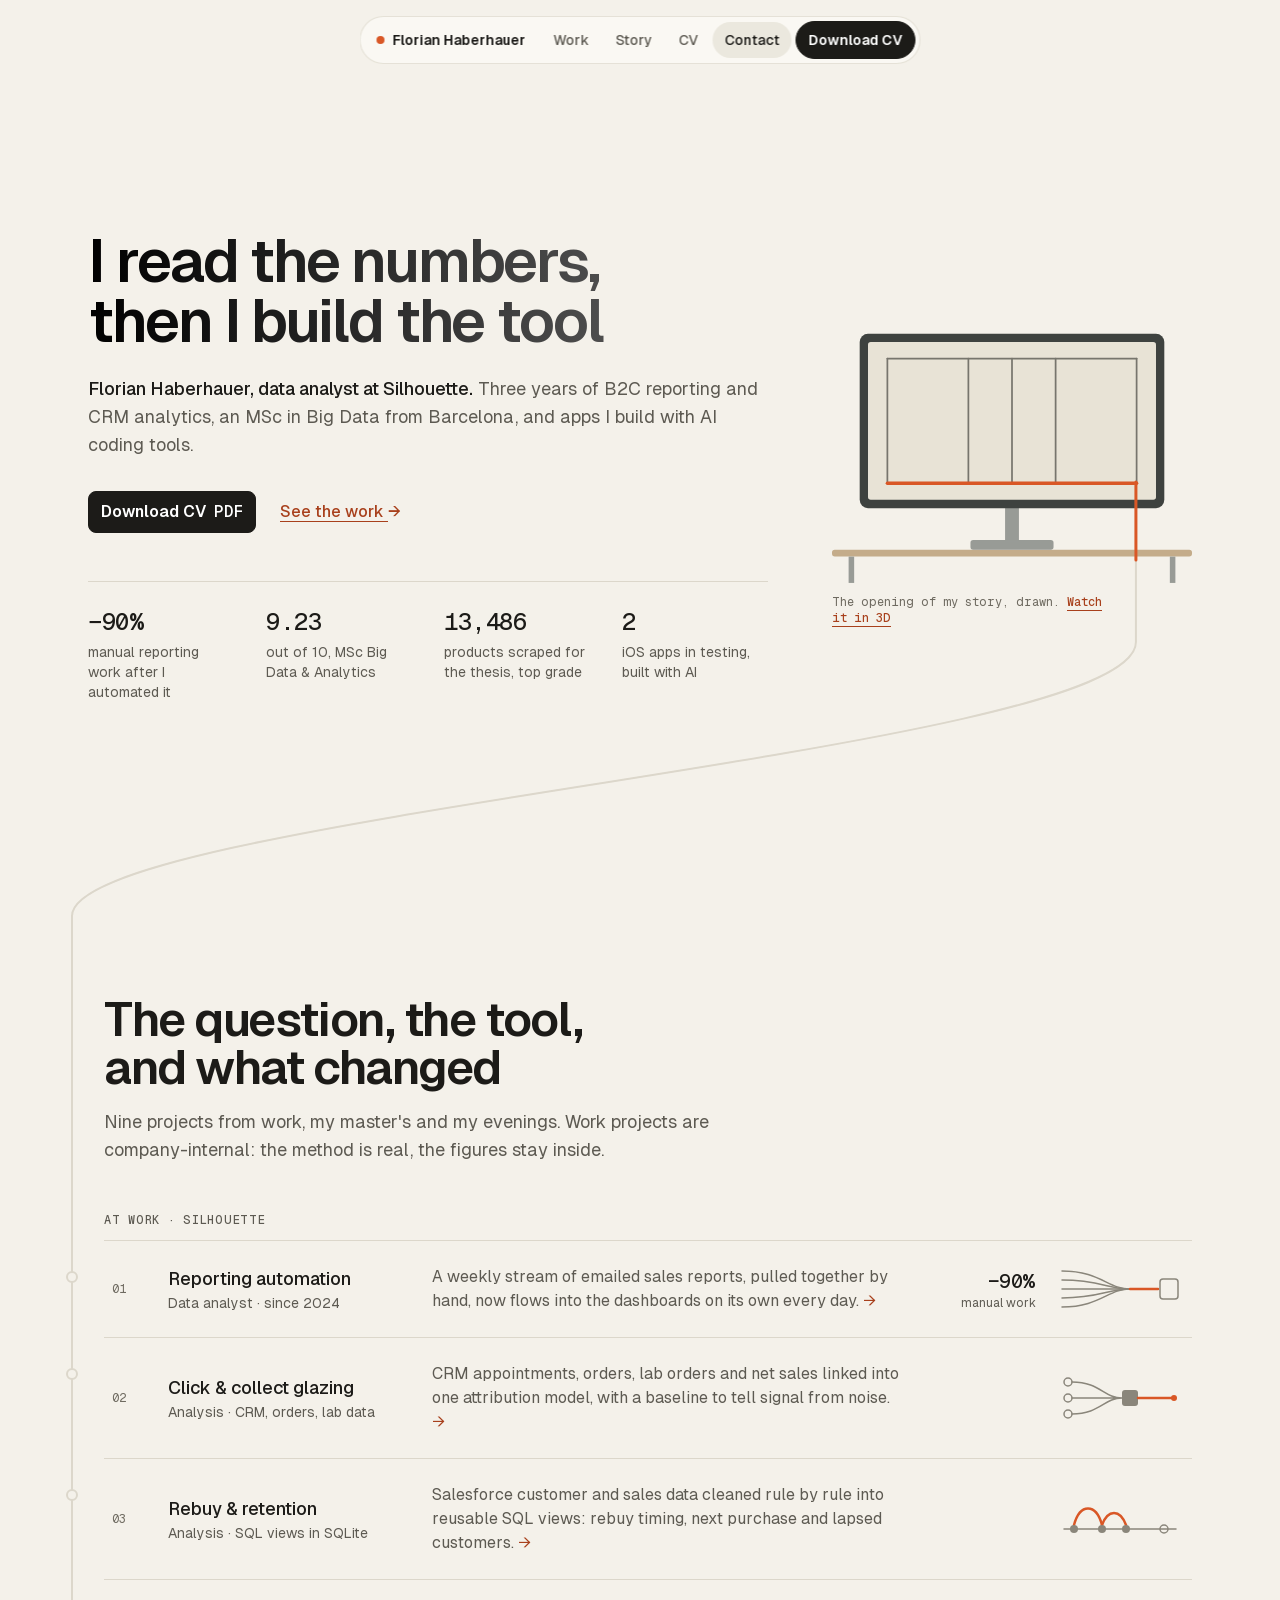
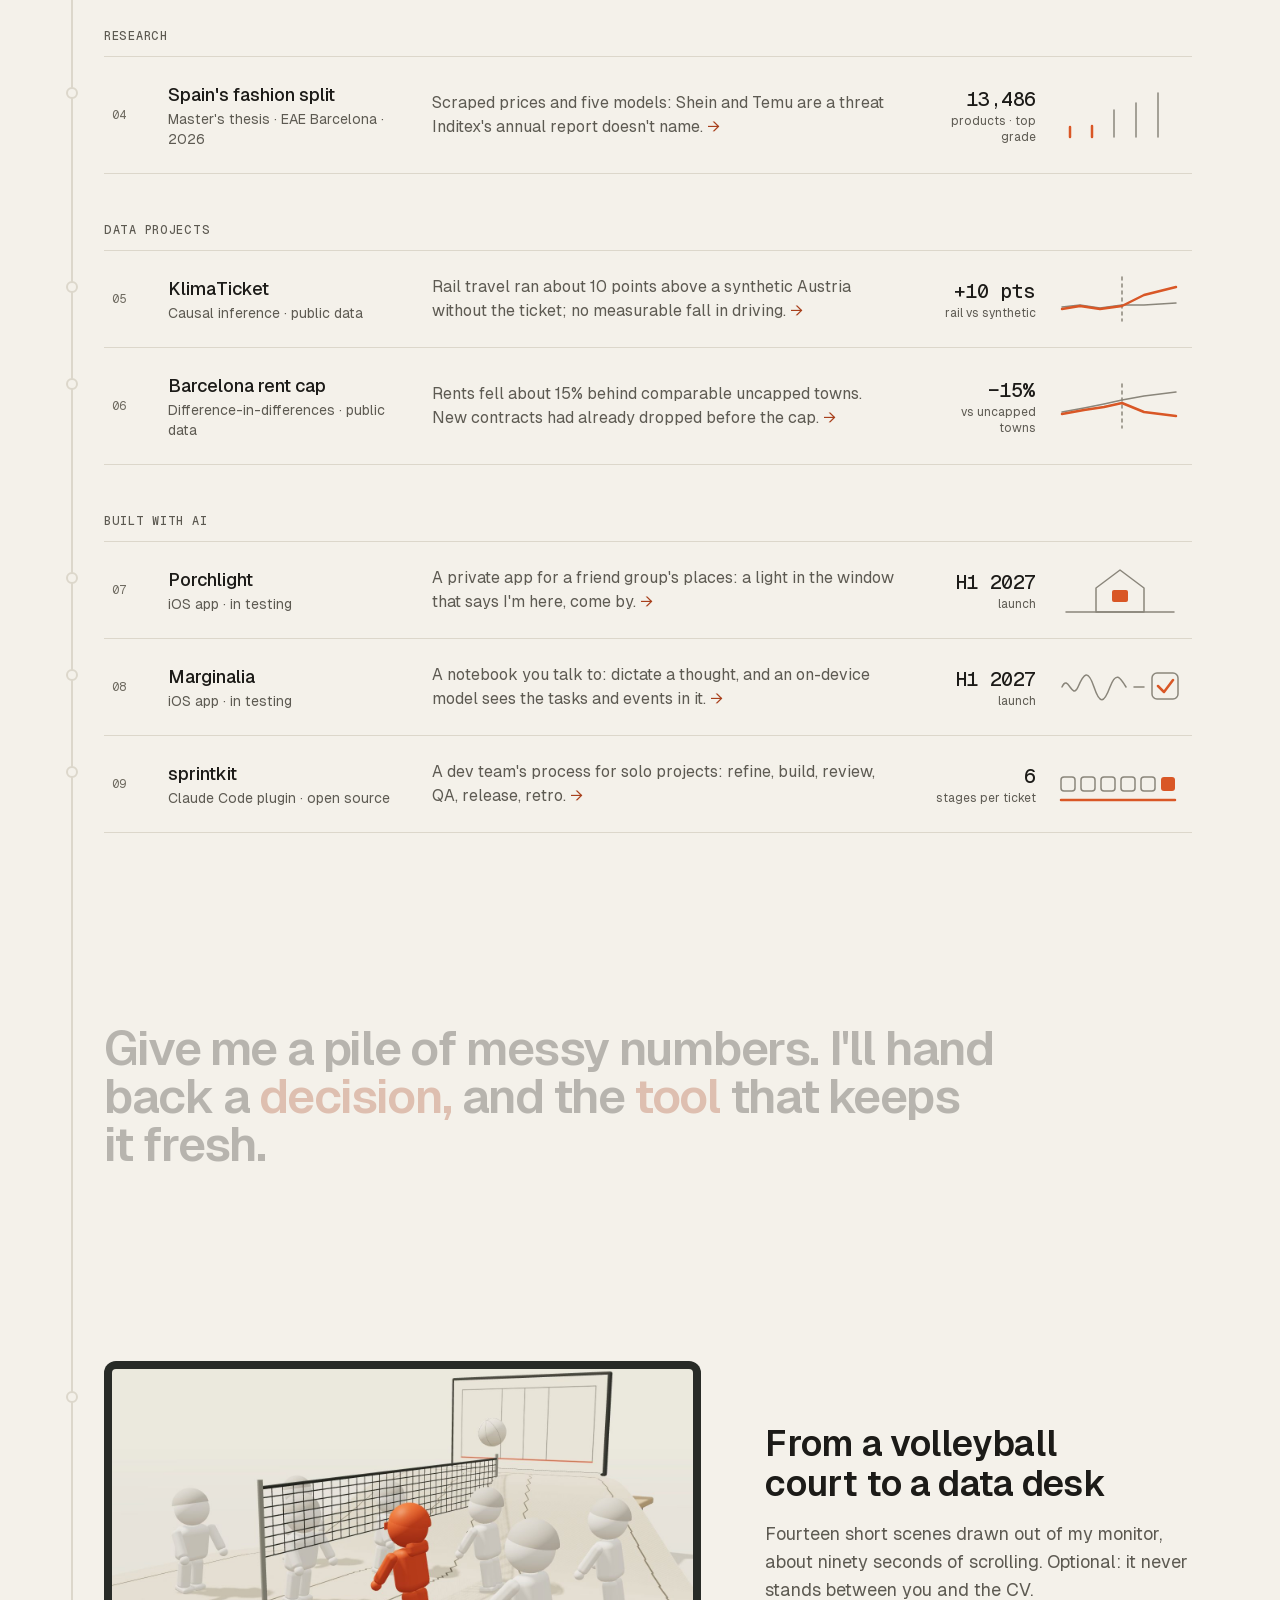
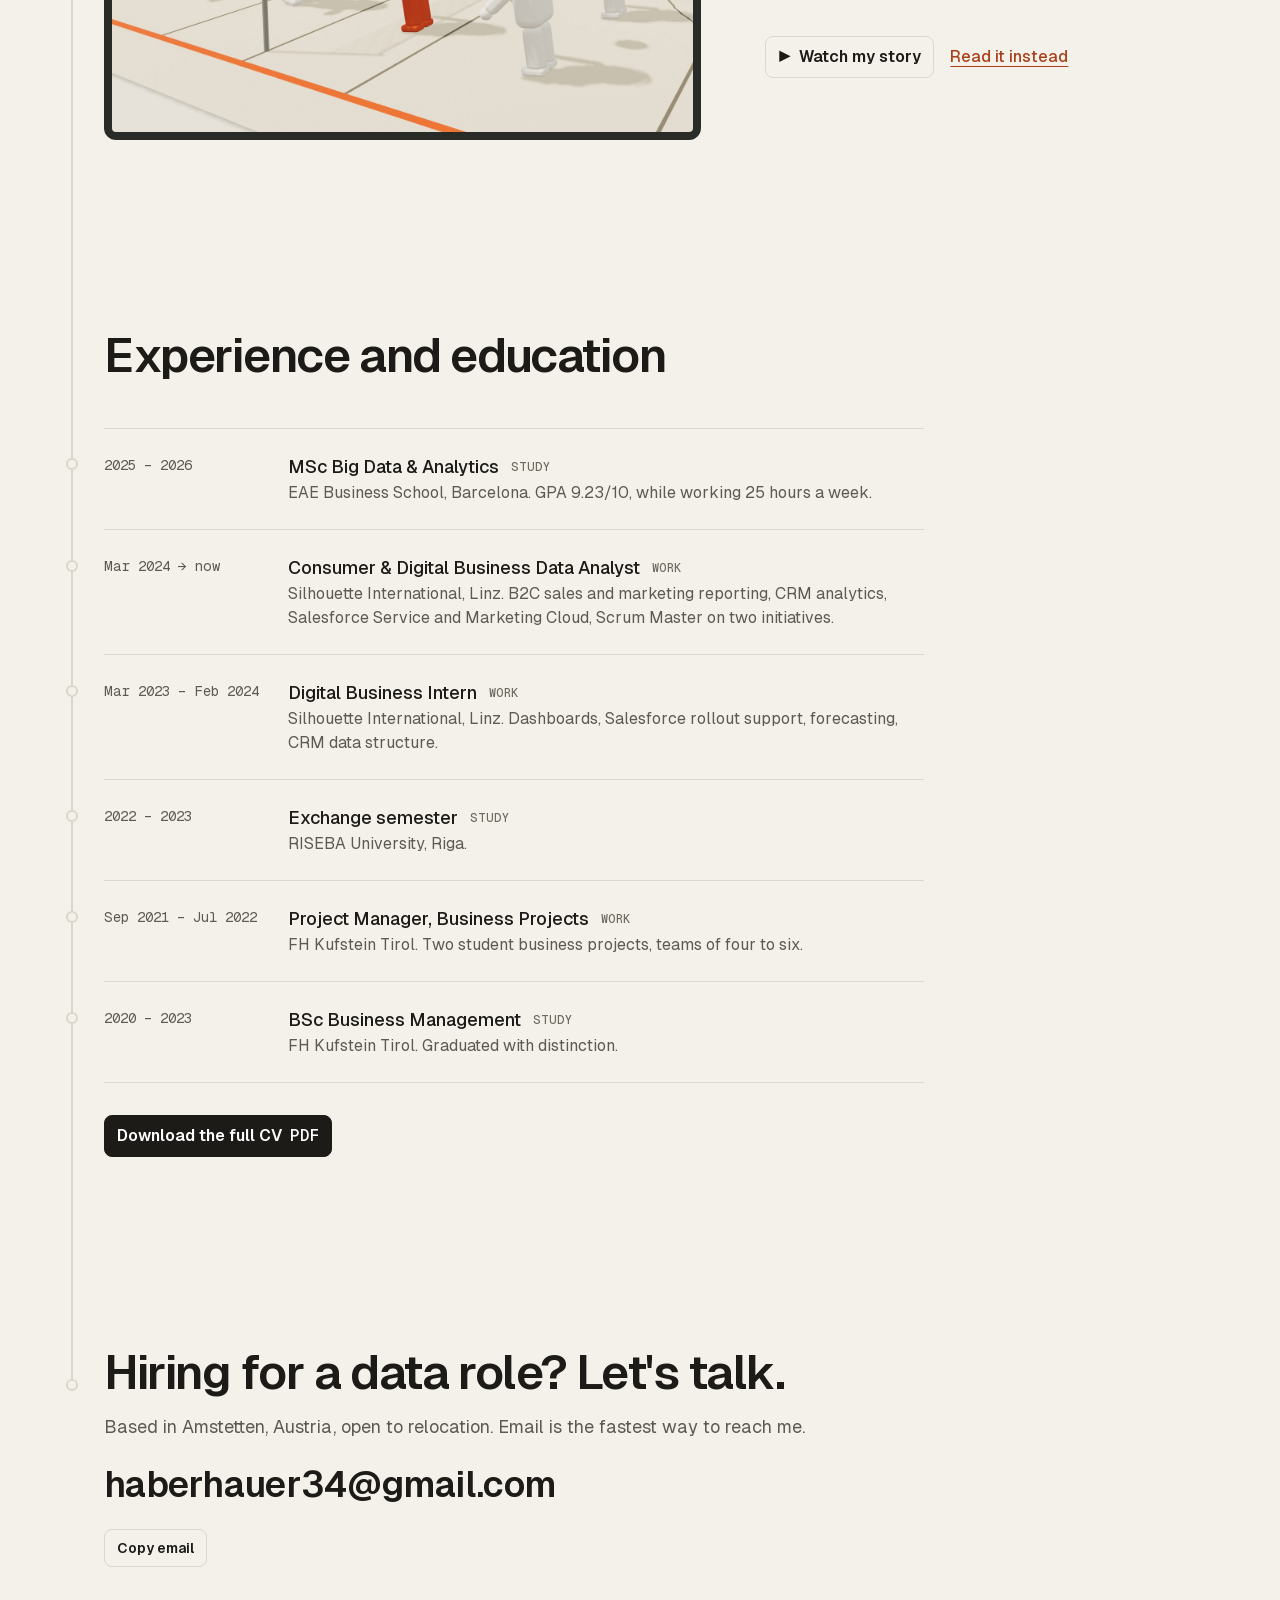
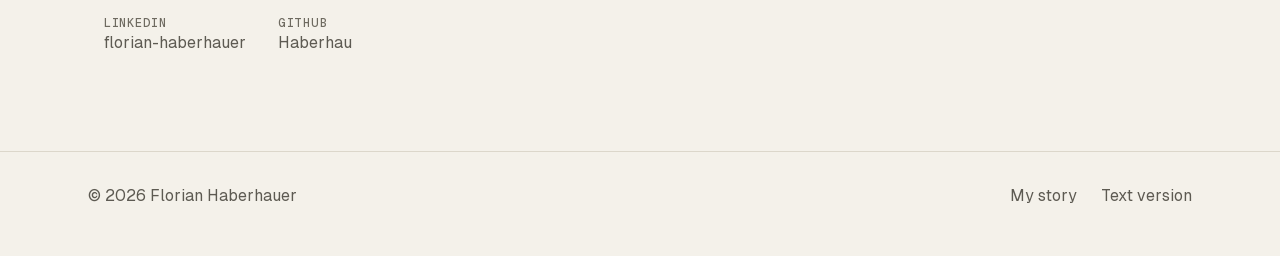
<file: index.html>
<!doctype html>
<html lang="en">
<head>
<meta charset="utf-8">
<meta name="viewport" content="width=device-width, initial-scale=1">
<title>Florian Haberhauer · Data analyst</title>
<meta name="description" content="Florian Haberhauer reads the numbers, then builds the tool: B2C reporting and CRM analytics at Silhouette, an MSc in Big Data from Barcelona, and apps built with AI coding tools.">
<link rel="canonical" href="https://haberhau.github.io/p-4bhgh01ur8/">
<link rel="icon" href="favicon.svg" type="image/svg+xml">
<meta name="theme-color" content="#f4f1ea">
<meta property="og:type" content="website">
<meta property="og:url" content="https://haberhau.github.io/p-4bhgh01ur8/">
<meta property="og:title" content="Florian Haberhauer · Data analyst">
<meta property="og:description" content="I read the numbers, then I build the tool. Data analyst in B2C reporting and CRM analytics who builds his own tools with AI. Projects, CV and contact.">
<meta property="og:image" content="https://haberhau.github.io/p-4bhgh01ur8/img/share.jpg?v=2">
<meta property="og:image:width" content="1200"><meta property="og:image:height" content="630">
<meta property="og:image:alt" content="Florian Haberhauer, in light type, with the line: I read the numbers. Then I build the tool. Beside it a small white model of his hometown with Florian as the one orange figure.">
<meta name="twitter:card" content="summary_large_image">
<script>
  // The journey moved to story.html; old links to it (#journey, ?nogl, ?still) go there.
  if (location.hash === '#journey' || /[?&](nogl|still)\b/.test(location.search)) location.replace('story.html' + location.search);
  document.documentElement.classList.add('js');
</script>
<link rel="preload" href="fonts/Geist-Variable.woff2" as="font" type="font/woff2" crossorigin>
<!-- Bump ?v= on the CSS and JS links whenever they change, so browsers don't keep running an old copy. -->
<link rel="stylesheet" href="css/site.css?v=7">
<style>
  main { position: relative; }

  /* --- Hero ----------------------------------------------------------------------------------- */
  .hero { padding: calc(var(--s-900) + var(--s-400)) 0 var(--s-900); }
  .hero .wrap { display: grid; gap: var(--s-600); align-items: center; }
  @media (min-width: 1024px) { .hero .wrap { grid-template-columns: minmax(0, 680px) minmax(0, 1fr); gap: var(--s-700); } .hero { min-height: 100svh; display: grid; align-items: center; } }
  .hero h1 { max-width: 680px; }
  .hero .sub { max-width: 680px; margin-top: var(--s-300); color: var(--muted); }
  .hero .sub b { color: var(--ink); font-weight: 500; }
  .hero .actions { display: flex; flex-wrap: wrap; align-items: center; gap: var(--s-300); margin-top: var(--s-400); }
  .stats { display: grid; grid-template-columns: repeat(2, minmax(0, 1fr)); gap: var(--s-300) var(--s-400); margin: var(--s-600) 0 0; padding: var(--s-300) 0 0; border-top: 1px solid var(--line); max-width: 680px; }
  @media (min-width: 640px) { .stats { grid-template-columns: repeat(4, minmax(0, 1fr)); } }
  .stats dt { font: 500 24px/32px var(--mono); letter-spacing: -.02em; }
  .stats dd { margin: var(--s-50) 0 0; color: var(--muted); font-size: 14px; line-height: 20px; }

  /* The drawn monitor: the court draws itself, its orange baseline runs out of the screen and becomes the page's line */
  .desk { position: relative; width: 100%; max-width: 560px; justify-self: center; }
  .desk svg { width: 100%; height: auto; overflow: visible; }
  .court path { fill: none; stroke: #77756d; stroke-width: 2.5; stroke-linecap: round; }
  .court .base { stroke: var(--orange); stroke-width: 5; }
  .js .court path { stroke-dasharray: 1; stroke-dashoffset: 1; animation: draw .5s var(--ease) forwards; }
  .court path:nth-child(2) { animation-delay: .15s; } .court path:nth-child(3) { animation-delay: .3s; } .court path:nth-child(4) { animation-delay: .45s; }
  .court path:nth-child(5) { animation-delay: .6s; } .court path:nth-child(6) { animation-delay: .75s; } .court path:nth-child(7) { animation-delay: .95s; }
  @keyframes draw { to { stroke-dashoffset: 0; } }
  .desk figcaption { margin-top: var(--s-100); max-width: 76%; color: var(--faint); font: 400 12px/16px var(--mono); }   /* stays left of the line's drop */

  /* --- The line down the page ------------------------------------------------------------------- */
  #spine { position: absolute; left: 0; top: 0; width: 100%; height: 100%; pointer-events: none; overflow: visible; z-index: 1; }
  #spine .track { fill: none; stroke: var(--line); stroke-width: 2; }
  #spine .drawn { fill: none; stroke: var(--orange); stroke-width: 3; stroke-linecap: round; }
  #spine circle { fill: var(--bg); stroke: var(--line); stroke-width: 2; transition: fill .3s var(--ease), stroke .3s var(--ease), r .5s var(--ease); }
  #spine circle.lit { fill: var(--orange); stroke: var(--orange); r: 6; }
  .on-line { padding-left: var(--s-500); }
  @media (min-width: 768px) { .on-line { padding-left: var(--s-700); } }

  /* --- Sections ------------------------------------------------------------------------------ */
  .section { padding: var(--s-900) 0; }
  .section-head { max-width: 680px; margin-bottom: var(--s-600); }
  .section-head p { margin-top: var(--s-200); color: var(--muted); }
  .kicker { font: 500 12px/16px var(--mono); letter-spacing: .06em; text-transform: uppercase; color: var(--orange-text); margin-bottom: var(--s-200); }

  /* Projects: grouped rows (the live grouping and order), each with a number, its finding and a line drawing */
  .group + .group { margin-top: var(--s-600); }
  .group h3 { font: 500 12px/16px var(--mono); letter-spacing: .06em; text-transform: uppercase; color: var(--muted); padding-bottom: var(--s-100); border-bottom: 1px solid var(--line); }
  .rows { list-style: none; margin: 0; padding: 0; }
  .rows a { display: grid; grid-template-columns: var(--s-500) minmax(0, 15rem) minmax(0, 1fr) 7rem 120px; gap: var(--s-100) var(--s-300); align-items: center;
            padding: var(--s-300) var(--s-100) var(--s-300) 0; border-bottom: 1px solid var(--line); text-decoration: none; position: relative;
            transition: background-color .3s var(--ease), transform .3s var(--ease); }
  .rows a:hover { background: var(--surface); }
  .rows a:active { transform: translateY(1px); }
  .rows .n { font: 400 12px/16px var(--mono); color: var(--faint); padding-left: var(--s-75); }
  .rows .t b { display: block; font-size: 18px; line-height: 28px; font-weight: 500; }
  .rows .t small { display: block; font-size: 14px; line-height: 20px; color: var(--muted); }
  .rows .f { color: var(--muted); font-size: 16px; line-height: 24px; }
  .rows .f .arrow { color: var(--orange-text); }
  .rows .k { font: 500 20px/28px var(--mono); letter-spacing: -.02em; text-align: right; }
  .rows .k small { display: block; font: 400 12px/16px var(--font); color: var(--muted); letter-spacing: 0; }
  .rows .k .todo { font-size: 12px; }
  .doodle { width: 120px; height: 48px; overflow: visible; }
  .doodle * { fill: none; stroke: #8a867b; stroke-width: 1.5; stroke-linecap: round; stroke-linejoin: round; }
  .doodle .o { stroke: var(--orange); stroke-width: 2.5; }
  .doodle .of { fill: var(--orange); stroke: none; }
  .doodle .if { fill: #8a867b; stroke: none; }
  .js .doodle path, .js .doodle line, .js .doodle polyline { stroke-dasharray: 1; stroke-dashoffset: 1; transition: stroke-dashoffset 1.2s var(--ease) .2s; }
  .js .in .doodle path, .js .in .doodle line, .js .in .doodle polyline { stroke-dashoffset: 0; }
  .doodle .dash { stroke-dasharray: 3 4 !important; stroke-dashoffset: 0 !important; }
  @media (max-width: 1023px) {
    .rows a { grid-template-columns: var(--s-400) minmax(0, 1fr) auto; grid-template-areas: "n t k" "n f f" "n d d"; }
    .rows .n { grid-area: n; align-self: start; padding-top: var(--s-50); padding-left: 0; } .rows .t { grid-area: t; } .rows .f { grid-area: f; } .rows .k { grid-area: k; align-self: start; } .rows .doodle { grid-area: d; }
  }

  /* Tagline reveal (B11): word by word, from muted to full ink */
  .tagline { padding: var(--s-900) 0; }
  .tagline p { max-width: 900px; }
  .tagline .w { opacity: .28; transition: opacity .5s var(--ease); }
  .tagline .w.on { opacity: 1; }
  .tagline .w.accent { color: var(--orange-text); }

  /* Story teaser: a framed still from the journey */
  .story { display: grid; gap: var(--s-400); align-items: center; }
  @media (min-width: 1024px) { .story { grid-template-columns: minmax(0, 7fr) minmax(0, 5fr); gap: var(--s-700); } }
  .bezel { display: block; padding: var(--s-75); border-radius: var(--r-xl); background: #282b27; text-decoration: none; transition: transform .5s var(--ease); }
  .bezel:hover { transform: translateY(calc(var(--s-50) * -1)); }
  .bezel img { width: 100%; aspect-ratio: 16 / 10; object-fit: cover; border-radius: var(--s-50); }   /* nested radius: 12 − 8 = 4 */
  .story p { margin-top: var(--s-200); color: var(--muted); }
  .story .actions { display: flex; flex-wrap: wrap; gap: var(--s-200); align-items: center; margin-top: var(--s-400); }

  /* CV: one timeline on the line, work and study together */
  .cv { list-style: none; margin: 0; padding: 0; max-width: 820px; }
  .cv li { display: grid; grid-template-columns: 10rem minmax(0, 1fr); gap: var(--s-50) var(--s-300); padding: var(--s-300) 0; border-bottom: 1px solid var(--line); }
  .cv li:first-child { border-top: 1px solid var(--line); }
  .cv time { font: 400 14px/24px var(--mono); color: var(--muted); }
  .cv b { display: block; font-size: 18px; line-height: 28px; font-weight: 500; }
  .cv span { color: var(--muted); }
  .cv .tag { display: inline-block; margin-left: var(--s-75); font: 500 12px/16px var(--mono); color: var(--faint); vertical-align: 2px; }
  @media (max-width: 640px) { .cv li { grid-template-columns: minmax(0, 1fr); } }
  .after-cv { margin-top: var(--s-400); }

  /* Contact */
  .contact .email { display: inline-block; margin-top: var(--s-300); font-size: 36px; line-height: 40px; font-weight: 600; letter-spacing: -.02em; text-decoration: none; word-break: break-word; }
  .contact .email:hover { color: var(--orange-text); }
  @media (max-width: 767px) { .contact .email { font-size: 24px; line-height: 32px; } }
  .contact .actions { display: flex; flex-wrap: wrap; gap: var(--s-100); align-items: center; margin-top: var(--s-300); }
  .contact .status { color: var(--muted); font-size: 14px; line-height: 20px; min-height: 20px; }
  .elsewhere { list-style: none; padding: 0; margin: var(--s-600) 0 0; display: flex; flex-wrap: wrap; gap: var(--s-200) var(--s-400); }
  .elsewhere a { text-decoration: none; color: var(--muted); } .elsewhere a:hover { color: var(--ink); }
  .elsewhere b { display: block; font: 500 12px/16px var(--mono); letter-spacing: .06em; text-transform: uppercase; color: var(--faint); }
</style>
</head>
<body>
<a class="skip" href="#work">Skip to the work</a>

<header class="nav" aria-label="Site">
  <a class="mark" href="#top"><i aria-hidden="true"></i>Florian Haberhauer</a>
  <nav class="links" aria-label="Main"><a href="#work" data-nav="work">Work</a><a href="story.html">Story</a><a href="#cv" data-nav="cv">CV</a><a href="#contact" data-nav="contact">Contact</a></nav>
  <a class="btn small" href="Florian-Haberhauer-CV.pdf" download>Download CV</a>
  <button class="menu-btn" type="button" aria-expanded="false" aria-controls="panel" aria-label="Menu"><span></span><span></span></button>
</header>
<nav class="panel" id="panel" aria-label="Menu">
  <a href="#work">Work</a><a href="story.html">My story</a><a href="#cv">CV</a><a href="#contact">Contact</a><a href="Florian-Haberhauer-CV.pdf" download>Download CV</a>
</nav>

<main id="top">
<svg id="spine" aria-hidden="true"><path class="track"/><path class="drawn"/><g class="dots"></g></svg>

<section class="hero" aria-labelledby="hero-h">
  <div class="wrap">
    <div>
      <h1 class="heading-1 grad" id="hero-h">I read the numbers,<br>then I build the tool</h1>
      <p class="sub body-7"><b>Florian Haberhauer, data analyst at Silhouette.</b> Three years of B2C reporting and CRM analytics, an MSc in Big Data from Barcelona, and apps I build with AI coding tools.</p>
      <div class="actions">
        <a class="btn" href="Florian-Haberhauer-CV.pdf" download>Download CV <span class="mono" aria-hidden="true">PDF</span></a>
        <a class="link" href="#work">See the work <span class="arrow" aria-hidden="true">→</span></a>
      </div>
      <dl class="stats">
        <div><dt>−90%</dt><dd>manual reporting work after I automated it</dd></div>
        <div><dt>9.23</dt><dd>out of 10, MSc Big Data &amp; Analytics</dd></div>
        <div><dt>13,486</dt><dd>products scraped for the thesis, top grade</dd></div>
        <div><dt>2</dt><dd>iOS apps in testing, built with AI</dd></div>
      </dl>
    </div>
    <figure class="desk">
      <svg viewBox="0 0 520 400" role="img" aria-label="A drawn desk with a monitor. A volleyball court draws itself on the screen; its orange baseline runs out of the monitor and becomes the line down this page.">
        <rect x="0" y="352" width="520" height="10" rx="4" fill="#c4ac8a"/>
        <rect x="24" y="362" width="8" height="38" fill="#989b96"/><rect x="488" y="362" width="8" height="38" fill="#989b96"/>
        <rect x="200" y="338" width="120" height="14" rx="4" fill="#989b96"/><rect x="250" y="268" width="20" height="72" fill="#989b96"/>
        <rect x="40" y="40" width="440" height="252" rx="12" fill="#3e423f"/>
        <rect x="52" y="52" width="416" height="228" rx="4" fill="#e8e3d6"/>
        <g class="court">
          <path pathLength="1" d="M80 76 H440"/><path pathLength="1" d="M440 76 V256"/><path pathLength="1" d="M80 256 V76"/>
          <path pathLength="1" d="M197 76 V256"/><path pathLength="1" d="M260 76 V256"/><path pathLength="1" d="M323 76 V256"/>
          <path pathLength="1" class="base" d="M80 256 H440"/>
        </g>
        <circle id="lineStart" cx="440" cy="256" r="1" fill="none"/>
      </svg>
      <figcaption>The opening of my story, drawn. <a class="link" href="story.html">Watch it in 3D</a></figcaption>
    </figure>
  </div>
</section>

<section class="section" id="work" aria-labelledby="work-h">
  <div class="wrap on-line">
    <div class="section-head" data-reveal>
      <h2 class="heading-2" id="work-h">The question, the tool, and what changed</h2>
      <p class="body-7">Nine projects from work, my master's and my evenings. Work projects are company-internal: the method is real, the figures stay inside.</p>
    </div>

    <section class="group" aria-labelledby="g-work" data-reveal>
      <h3 id="g-work">At work · Silhouette</h3>
      <ul class="rows">
        <li data-node><a href="projects/reporting.html"><span class="n">01</span><span class="t"><b>Reporting automation</b><small>Data analyst · since 2024</small></span>
          <span class="f">A weekly stream of emailed sales reports, pulled together by hand, now flows into the dashboards on its own every day. <span class="arrow">→</span></span>
          <span class="k">−90%<small>manual work</small></span>
          <svg class="doodle" viewBox="0 0 120 48" aria-hidden="true"><path pathLength="1" d="M2 6C40 6 48 24 70 24"/><path pathLength="1" d="M2 15C40 15 48 24 70 24"/><path pathLength="1" d="M2 24H70"/><path pathLength="1" d="M2 33C40 33 48 24 70 24"/><path pathLength="1" d="M2 42C40 42 48 24 70 24"/><path pathLength="1" class="o" d="M70 24H98"/><rect x="100" y="14" width="18" height="20" rx="3"/></svg></a></li>
        <li data-node><a href="projects/case-attribution.html"><span class="n">02</span><span class="t"><b>Click &amp; collect glazing</b><small>Analysis · CRM, orders, lab data</small></span>
          <span class="f">CRM appointments, orders, lab orders and net sales linked into one attribution model, with a baseline to tell signal from noise. <span class="arrow">→</span></span>
          <span class="k"><!-- TODO(Florian): outcome number --></span>
          <svg class="doodle" viewBox="0 0 120 48" aria-hidden="true"><circle cx="8" cy="8" r="4"/><circle cx="8" cy="24" r="4"/><circle cx="8" cy="40" r="4"/><path pathLength="1" d="M12 8C40 8 44 24 62 24M12 24H62M12 40C40 40 44 24 62 24"/><rect class="if" x="62" y="16" width="16" height="16" rx="3"/><path pathLength="1" class="o" d="M78 24H112"/><circle class="of" cx="114" cy="24" r="3"/></svg></a></li>
        <li data-node><a href="projects/case-rebuy.html"><span class="n">03</span><span class="t"><b>Rebuy &amp; retention</b><small>Analysis · SQL views in SQLite</small></span>
          <span class="f">Salesforce customer and sales data cleaned rule by rule into reusable SQL views: rebuy timing, next purchase and lapsed customers. <span class="arrow">→</span></span>
          <span class="k"><!-- TODO(Florian): outcome number --></span>
          <svg class="doodle" viewBox="0 0 120 48" aria-hidden="true"><path pathLength="1" d="M4 34H116"/><path pathLength="1" class="o" d="M14 30C20 8 36 8 42 30"/><path pathLength="1" class="o" d="M42 30C48 14 60 14 66 30"/><circle class="if" cx="14" cy="34" r="4"/><circle class="if" cx="42" cy="34" r="4"/><circle class="if" cx="66" cy="34" r="4"/><circle cx="104" cy="34" r="4"/></svg></a></li>
      </ul>
    </section>

    <section class="group" aria-labelledby="g-research" data-reveal>
      <h3 id="g-research">Research</h3>
      <ul class="rows">
        <li data-node><a href="projects/thesis.html"><span class="n">04</span><span class="t"><b>Spain's fashion split</b><small>Master's thesis · EAE Barcelona · 2026</small></span>
          <span class="f">Scraped prices and five models: Shein and Temu are a threat Inditex's annual report doesn't name. <span class="arrow">→</span></span>
          <span class="k">13,486<small>products · top grade</small></span>
          <svg class="doodle" viewBox="0 0 120 48" aria-hidden="true"><path pathLength="1" class="o" d="M10 46V36"/><path pathLength="1" class="o" d="M32 46V35"/><path pathLength="1" d="M54 46V19"/><path pathLength="1" d="M76 46V12"/><path pathLength="1" d="M98 46V2"/></svg></a></li>
      </ul>
    </section>

    <section class="group" aria-labelledby="g-data" data-reveal>
      <h3 id="g-data">Data projects</h3>
      <ul class="rows">
        <li data-node><a href="projects/klimaticket.html"><span class="n">05</span><span class="t"><b>KlimaTicket</b><small>Causal inference · public data</small></span>
          <span class="f">Rail travel ran about 10 points above a synthetic Austria without the ticket; no measurable fall in driving. <span class="arrow">→</span></span>
          <span class="k">+10 pts<small>rail vs synthetic</small></span>
          <svg class="doodle" viewBox="0 0 120 48" aria-hidden="true"><line class="dash" x1="62" y1="2" x2="62" y2="46"/><path pathLength="1" d="M2 32L20 30L40 33L62 30L84 30L116 28"/><path pathLength="1" class="o" d="M2 34L20 31L40 34L62 31L84 20L116 12"/></svg></a></li>
        <li data-node><a href="projects/rent-cap.html"><span class="n">06</span><span class="t"><b>Barcelona rent cap</b><small>Difference-in-differences · public data</small></span>
          <span class="f">Rents fell about 15% behind comparable uncapped towns. New contracts had already dropped before the cap. <span class="arrow">→</span></span>
          <span class="k">−15%<small>vs uncapped towns</small></span>
          <svg class="doodle" viewBox="0 0 120 48" aria-hidden="true"><line class="dash" x1="62" y1="2" x2="62" y2="46"/><path pathLength="1" d="M2 30L24 26L44 22L62 18L84 14L116 10"/><path pathLength="1" class="o" d="M2 32L24 28L44 25L62 21L84 30L116 34"/></svg></a></li>
      </ul>
    </section>

    <section class="group" aria-labelledby="g-built" data-reveal>
      <h3 id="g-built">Built with AI</h3>
      <ul class="rows">
        <li data-node><a href="projects/porchlight.html"><span class="n">07</span><span class="t"><b>Porchlight</b><small>iOS app · in testing</small></span>
          <span class="f">A private app for a friend group's places: a light in the window that says I'm here, come by. <span class="arrow">→</span></span>
          <span class="k">H1 2027<small>launch</small></span>
          <svg class="doodle" viewBox="0 0 120 48" aria-hidden="true"><path pathLength="1" d="M36 46V22L60 4L84 22V46Z"/><path pathLength="1" d="M6 46H114"/><rect class="of" x="52" y="24" width="16" height="12" rx="2"/></svg></a></li>
        <li data-node><a href="projects/marginalia.html"><span class="n">08</span><span class="t"><b>Marginalia</b><small>iOS app · in testing</small></span>
          <span class="f">A notebook you talk to: dictate a thought, and an on-device model sees the tasks and events in it. <span class="arrow">→</span></span>
          <span class="k">H1 2027<small>launch</small></span>
          <svg class="doodle" viewBox="0 0 120 48" aria-hidden="true"><path pathLength="1" d="M2 24C8 10 12 38 18 24S28 6 34 24S44 40 50 24S60 14 66 24"/><path pathLength="1" d="M74 24H84"/><rect x="92" y="10" width="26" height="26" rx="5"/><path pathLength="1" class="o" d="M98 23L104 29L113 17"/></svg></a></li>
        <li data-node><a href="projects/sprintkit.html"><span class="n">09</span><span class="t"><b>sprintkit</b><small>Claude Code plugin · open source</small></span>
          <span class="f">A dev team's process for solo projects: refine, build, review, QA, release, retro. <span class="arrow">→</span></span>
          <span class="k">6<small>stages per ticket</small></span>
          <svg class="doodle" viewBox="0 0 120 48" aria-hidden="true"><rect x="1" y="17" width="14" height="14" rx="3"/><rect x="21" y="17" width="14" height="14" rx="3"/><rect x="41" y="17" width="14" height="14" rx="3"/><rect x="61" y="17" width="14" height="14" rx="3"/><rect x="81" y="17" width="14" height="14" rx="3"/><rect class="of" x="101" y="17" width="14" height="14" rx="3"/><path pathLength="1" class="o" d="M1 40H115"/></svg></a></li>
      </ul>
    </section>
  </div>
</section>

<section class="tagline" aria-label="What I do">
  <div class="wrap on-line">
    <p class="heading-2" id="tagline">Give me a pile of messy numbers. I'll hand back a decision, and the tool that keeps it fresh.</p>
  </div>
</section>

<section class="section" id="story" aria-labelledby="story-h">
  <div class="wrap on-line" data-node>
    <div class="story" data-reveal>
      <a class="bezel" href="story.html" aria-label="Watch my story"><img src="img/story-poster.jpg" alt="A still from the 3D story: a drawn volleyball court on paper, with Florian as the one orange figure among white players." width="1440" height="900" loading="lazy"></a>
      <div>
        <h2 class="heading-3" id="story-h">From a volleyball court to a data desk</h2>
        <p class="body-7">Fourteen short scenes drawn out of my monitor, about ninety seconds of scrolling. Optional: it never stands between you and the CV.</p>
        <div class="actions"><a class="btn ghost" href="story.html"><span aria-hidden="true">▶</span> Watch my story</a><a class="link" href="story.html?nogl">Read it instead</a></div>
      </div>
    </div>
  </div>
</section>

<section class="section" id="cv" aria-labelledby="cv-h">
  <div class="wrap on-line">
    <div class="section-head" data-reveal>
      <h2 class="heading-2" id="cv-h">Experience and education</h2>
    </div>
    <ol class="cv" data-reveal>
      <li data-node><time>2025 – 2026</time><div><b>MSc Big Data &amp; Analytics <span class="tag">STUDY</span></b><span>EAE Business School, Barcelona. GPA 9.23/10, while working 25 hours a week.</span></div></li>
      <li data-node><time>Mar 2024 → now</time><div><b>Consumer &amp; Digital Business Data Analyst <span class="tag">WORK</span></b><span>Silhouette International, Linz. B2C sales and marketing reporting, CRM analytics, Salesforce Service and Marketing Cloud, Scrum Master on two initiatives.</span></div></li>
      <li data-node><time>Mar 2023 – Feb 2024</time><div><b>Digital Business Intern <span class="tag">WORK</span></b><span>Silhouette International, Linz. Dashboards, Salesforce rollout support, forecasting, CRM data structure.</span></div></li>
      <li data-node><time>2022 – 2023</time><div><b>Exchange semester <span class="tag">STUDY</span></b><span>RISEBA University, Riga.</span></div></li>
      <li data-node><time>Sep 2021 – Jul 2022</time><div><b>Project Manager, Business Projects <span class="tag">WORK</span></b><span>FH Kufstein Tirol. Two student business projects, teams of four to six.</span></div></li>
      <li data-node><time>2020 – 2023</time><div><b>BSc Business Management <span class="tag">STUDY</span></b><span>FH Kufstein Tirol. Graduated with distinction.</span></div></li>
    </ol>
    <p class="after-cv"><a class="btn" href="Florian-Haberhauer-CV.pdf" download>Download the full CV <span class="mono" aria-hidden="true">PDF</span></a></p>
  </div>
</section>

<section class="section contact" id="contact" aria-labelledby="contact-h">
  <div class="wrap on-line">
    <div data-node data-reveal>
      <h2 class="heading-2" id="contact-h">Hiring for a data role? Let's talk.</h2>
      <p class="body-7 muted" style="margin-top: var(--s-200)">Based in Amstetten, Austria, open to relocation. Email is the fastest way to reach me.</p>
      <a class="email" href="mailto:haberhauer34@gmail.com?subject=Hello%20Florian">haberhauer34@gmail.com</a>
      <div class="actions"><button class="btn ghost small" type="button" id="copy">Copy email</button><span class="status" id="copyStatus" role="status"></span></div>
      <ul class="elsewhere">
        <li><a href="https://www.linkedin.com/in/florian-haberhauer"><b>LinkedIn</b>florian-haberhauer</a></li>
        <li><a href="https://github.com/Haberhau"><b>GitHub</b>Haberhau</a></li>
      </ul>
    </div>
  </div>
</section>
</main>

<footer class="foot">
  <div class="wrap"><span>© 2026 Florian Haberhauer</span>
    <nav aria-label="Footer"><a href="story.html">My story</a><a href="story.html?nogl">Text version</a></nav></div>
</footer>

<script>
// Current section in the nav
const navLinks = [...document.querySelectorAll('[data-nav]')];
const spy = new IntersectionObserver(es => es.forEach(e => { if (e.isIntersecting) navLinks.forEach(a => a.toggleAttribute('aria-current', a.dataset.nav === e.target.id)); }), { rootMargin: '-45% 0px -50% 0px' });
['work', 'cv', 'contact'].forEach(id => spy.observe(document.getElementById(id)));

// Tagline: each word lights up as it crosses 60% of the viewport
const tagline = document.getElementById('tagline');
tagline.innerHTML = tagline.textContent.split(' ').map(w => `<span class="w${/decision|tool/.test(w) ? ' accent' : ''}">${w}</span>`).join(' ');
const words = [...tagline.querySelectorAll('.w')];

// The line: from the court's baseline on the monitor, down the page, one dot per project, job and contact.
const main = document.querySelector('main'), svg = document.getElementById('spine');
const track = svg.querySelector('.track'), drawn = svg.querySelector('.drawn'), dots = svg.querySelector('.dots');
const reduced = matchMedia('(prefers-reduced-motion: reduce)').matches;
let samples = [], nodes = [], total = 0, introStart = performance.now();
function layout() {
  const m = main.getBoundingClientRect(), rel = r => ({ x: r.left - m.left, y: r.top - m.top, w: r.width, h: r.height });
  const s = rel(document.getElementById('lineStart').getBoundingClientRect());
  const firstLine = document.querySelector('.on-line'), cs = getComputedStyle(firstLine);
  const lx = rel(firstLine.getBoundingClientRect()).x + parseFloat(cs.paddingLeft) / 2;
  const heroEnd = rel(document.querySelector('.hero').getBoundingClientRect()); const yA = heroEnd.y + heroEnd.h - 24;
  // offsetTop, not the bounding box: the scroll reveal moves elements 32px while they fade in
  const top = el => { let y = 0; for (let n = el; n && n !== main; n = n.offsetParent) y += n.offsetTop; return y; };
  const pts = [...document.querySelectorAll('[data-node]')].map(el => top(el) + 36);
  const yEnd = pts.at(-1);
  const drop = Math.max(s.y + 40, Math.min(yA - 120, s.y + 160));
  const d = `M${s.x} ${s.y} V${drop} C${s.x} ${drop + 110} ${lx} ${yA - 60} ${lx} ${yA + 40} V${yEnd}`;
  track.setAttribute('d', d); drawn.setAttribute('d', d);
  total = drawn.getTotalLength(); samples = [];
  for (let l = 0; l <= total; l += 6) samples.push([l, drawn.getPointAtLength(l).y]);
  drawn.style.strokeDasharray = total;
  dots.innerHTML = ''; nodes = pts.map(y => { const c = document.createElementNS('http://www.w3.org/2000/svg', 'circle'); c.setAttribute('cx', lx); c.setAttribute('cy', y); c.setAttribute('r', 5); dots.append(c); return { c, len: lengthAt(y) }; });
}
function lengthAt(y) {   // the line runs downward, so length grows with y: binary search the samples
  let lo = 0, hi = samples.length - 1; if (y <= samples[0][1]) return 0;
  while (lo < hi) { const mid = (lo + hi) >> 1; if (samples[mid][1] < y) lo = mid + 1; else hi = mid; }
  return samples[lo][0];
}
let queued = false;
function frame(now) {
  queued = false;
  const m = main.getBoundingClientRect();
  const target = lengthAt(innerHeight * .62 - m.top);
  // On load the line first runs out of the screen, after the court has drawn itself; once it has caught up, it follows the scroll directly
  const intro = reduced || introDone ? Infinity : Math.max(0, now - introStart - 1300) * 1.1;
  if (intro >= target) introDone = true;
  const len = Math.min(target, intro);
  drawn.style.strokeDashoffset = total - len;
  nodes.forEach(n => n.c.classList.toggle('lit', len >= n.len));
  words.forEach(w => w.classList.toggle('on', reduced || w.getBoundingClientRect().top < innerHeight * .6));
  if (intro < target) queue();
}
let introDone = false;
const queue = () => { if (!queued) { queued = true; requestAnimationFrame(frame); } };
addEventListener('scroll', queue, { passive: true });
addEventListener('resize', () => { layout(); queue(); });
document.fonts.ready.then(() => { layout(); queue(); });
new ResizeObserver(() => { layout(); queue(); }).observe(main);

// Copy email, with a calm confirmation or a clear failure
document.getElementById('copy').onclick = async () => {
  const status = document.getElementById('copyStatus');
  try { await navigator.clipboard.writeText('haberhauer34@gmail.com'); status.textContent = 'Email copied.'; }
  catch { status.textContent = 'Copy failed. Select the address above instead.'; }
};
</script>
<script src="js/site.js?v=2" defer></script>
</body>
</html>
</file>
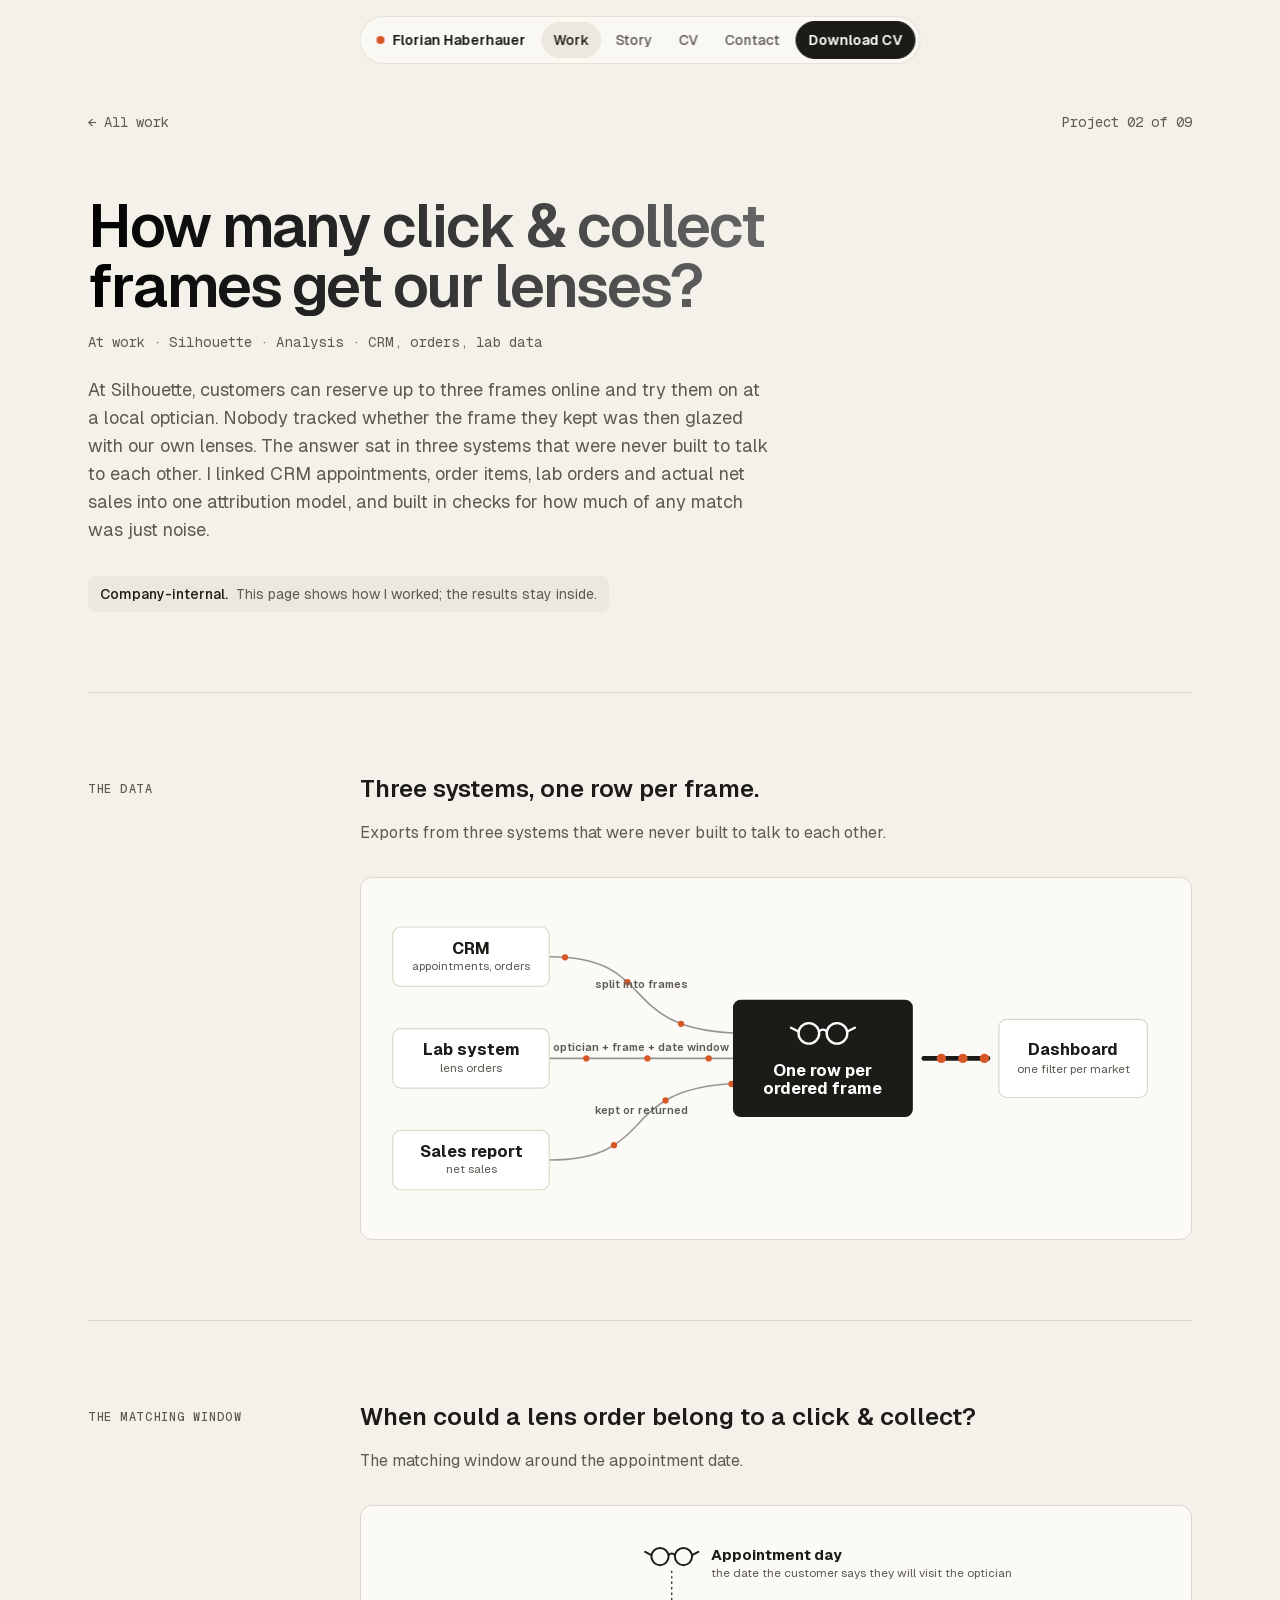
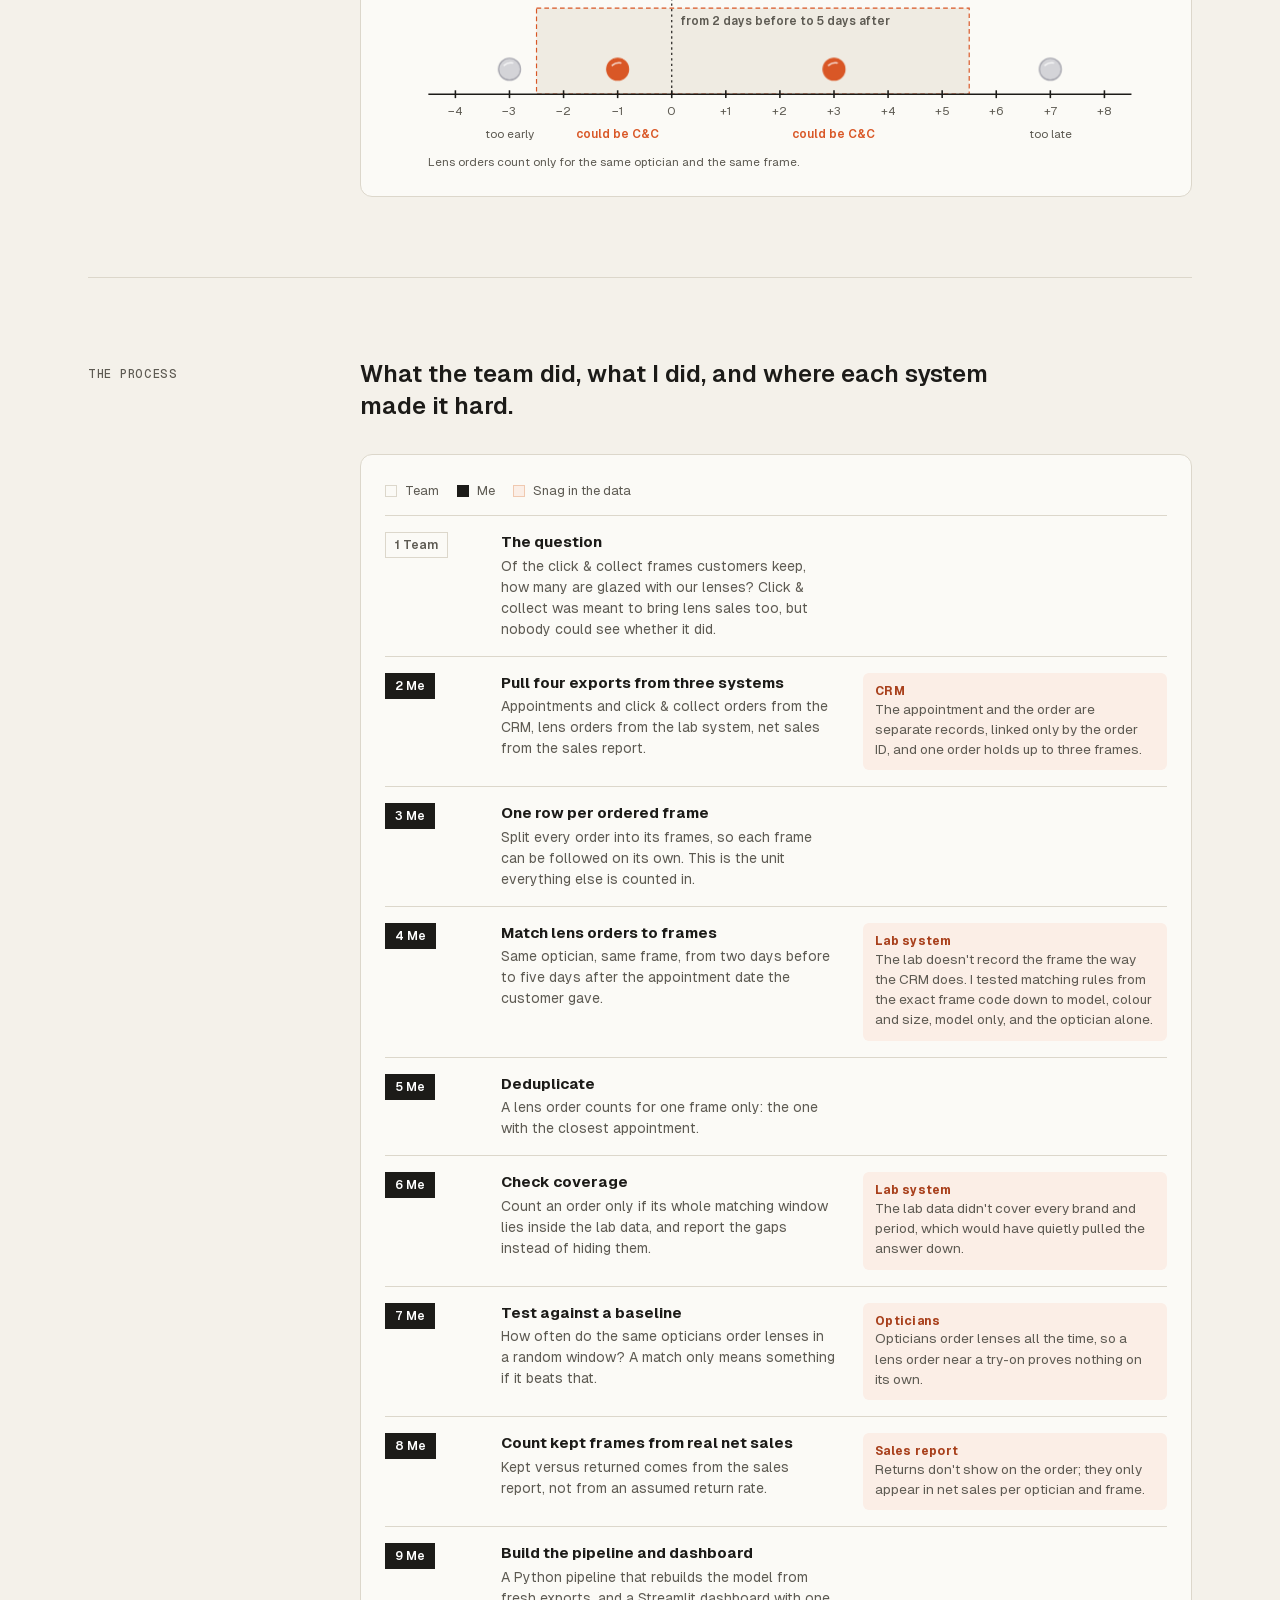
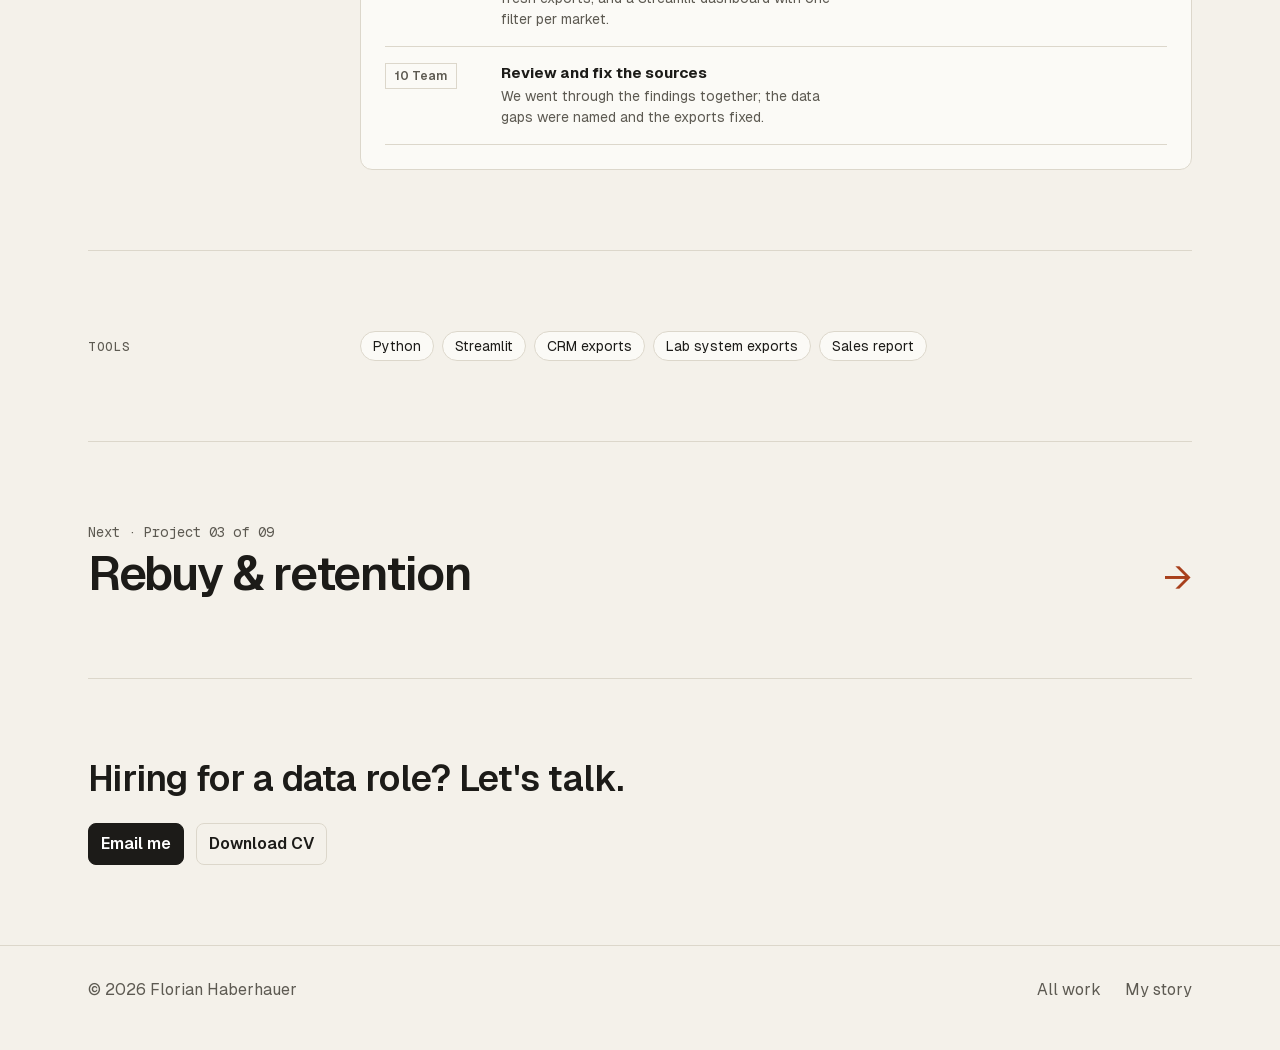
<file: projects/case-attribution.html>
<!doctype html>
<html lang="en">
<head>
<meta charset="utf-8">
<meta name="viewport" content="width=device-width, initial-scale=1">
<title>Click &amp; collect glazing · Florian Haberhauer</title>
<meta name="description" content="How CRM appointments, click &amp; collect orders, lab orders and net sales were linked into one attribution model, and what each system made difficult.">
<link rel="icon" href="../favicon.svg" type="image/svg+xml">
<meta name="theme-color" content="#f4f1ea">
<script>document.documentElement.classList.add('js')</script>
<link rel="preload" href="../fonts/Geist-Variable.woff2" as="font" type="font/woff2" crossorigin>
<link rel="stylesheet" href="../css/site.css?v=7">
<link rel="stylesheet" href="process.css?v=7"><!-- the drawn diagrams and the process list -->
<link rel="stylesheet" href="work.css?v=2">
</head>
<body>
<a class="skip" href="#main">Skip to content</a>
<div class="reading" aria-hidden="true"></div>

<header class="nav" aria-label="Site">
  <a class="mark" href="../index.html"><i aria-hidden="true"></i>Florian Haberhauer</a>
  <nav class="links" aria-label="Main"><a href="../index.html#work" aria-current="page">Work</a><a href="../story.html">Story</a><a href="../index.html#cv">CV</a><a href="../index.html#contact">Contact</a></nav>
  <a class="btn small" href="../Florian-Haberhauer-CV.pdf" download>Download CV</a>
  <button class="menu-btn" type="button" aria-expanded="false" aria-controls="panel" aria-label="Menu"><span></span><span></span></button>
</header>
<nav class="panel" id="panel" aria-label="Menu">
  <a href="../index.html#work">Work</a><a href="../story.html">My story</a><a href="../index.html#cv">CV</a><a href="../index.html#contact">Contact</a><a href="../Florian-Haberhauer-CV.pdf" download>Download CV</a>
</nav>

<main id="main">
  <div class="wrap crumbs"><a href="../index.html#work"><span aria-hidden="true">←</span> All work</a><span>Project 02 of 09</span></div>

  <header class="wrap head">
    <h1 class="heading-1 grad">How many click &amp; collect frames get our lenses?</h1>
    <p class="meta">At work · Silhouette · Analysis · CRM, orders, lab data</p>
    <p class="sub body-7">At Silhouette, customers can reserve up to three frames online and try them on at a local optician. Nobody tracked whether the frame they kept was then glazed with our own lenses. The answer sat in three systems that were never built to talk to each other. I linked CRM appointments, order items, lab orders and actual net sales into one attribution model, and built in checks for how much of any match was just noise.</p><!-- TODO(Florian): outcome number for the proof strip -->
    <p class="note"><b>Company-internal.</b> This page shows how I worked; the results stay inside.</p>
  </header>

  <div class="wrap">
    <section class="part" data-reveal aria-labelledby="p1">
      <h2 id="p1">The data</h2>
      <div>
        <p class="lead heading-5">Three systems, one row per frame.</p>
        <p class="body body-3">Exports from three systems that were never built to talk to each other.</p>
        <figure class="diagram"><div data-diagram="sources" role="img" aria-label="Appointments and orders from the CRM, lens orders from the lab system and net sales from the sales report all feed one row per ordered frame, which feeds a dashboard with one filter per market."></div></figure>
      </div>
    </section>
    <section class="part" data-reveal aria-labelledby="p2">
      <h2 id="p2">The matching window</h2>
      <div>
        <p class="lead heading-5">When could a lens order belong to a click &amp; collect?</p>
        <p class="body body-3">The matching window around the appointment date.</p>
        <figure class="diagram"><div data-diagram="window" role="img" aria-label="A timeline of days around the appointment date. Lens orders from two days before to five days after the appointment, for the same optician and the same frame, could belong to the click and collect order. Earlier or later ones cannot."></div></figure>
      </div>
    </section>
    <section class="part" data-reveal aria-labelledby="p3">
      <h2 id="p3">The process</h2>
      <div>
        <p class="lead heading-5">What the team did, what I did, and where each system made it hard.</p>
        <figure class="diagram"><div class="legend"><span><i></i>Team</span><span><i class="me"></i>Me</span><span><i class="snag-key"></i>Snag in the data</span></div>
      <ol class="process">
        <li><span class="who">Team</span><div class="step"><b>The question</b><span>Of the click &amp; collect frames customers keep, how many are glazed with our lenses? Click &amp; collect was meant to bring lens sales too, but nobody could see whether it did.</span></div><div></div></li>
        <li><span class="who me">Me</span><div class="step"><b>Pull four exports from three systems</b><span>Appointments and click &amp; collect orders from the CRM, lens orders from the lab system, net sales from the sales report.</span></div><p class="snag"><strong>CRM</strong>The appointment and the order are separate records, linked only by the order ID, and one order holds up to three frames.</p></li>
        <li><span class="who me">Me</span><div class="step"><b>One row per ordered frame</b><span>Split every order into its frames, so each frame can be followed on its own. This is the unit everything else is counted in.</span></div><div></div></li>
        <li><span class="who me">Me</span><div class="step"><b>Match lens orders to frames</b><span>Same optician, same frame, from two days before to five days after the appointment date the customer gave.</span></div><p class="snag"><strong>Lab system</strong>The lab doesn't record the frame the way the CRM does. I tested matching rules from the exact frame code down to model, colour and size, model only, and the optician alone.</p></li>
        <li><span class="who me">Me</span><div class="step"><b>Deduplicate</b><span>A lens order counts for one frame only: the one with the closest appointment.</span></div><div></div></li>
        <li><span class="who me">Me</span><div class="step"><b>Check coverage</b><span>Count an order only if its whole matching window lies inside the lab data, and report the gaps instead of hiding them.</span></div><p class="snag"><strong>Lab system</strong>The lab data didn't cover every brand and period, which would have quietly pulled the answer down.</p></li>
        <li><span class="who me">Me</span><div class="step"><b>Test against a baseline</b><span>How often do the same opticians order lenses in a random window? A match only means something if it beats that.</span></div><p class="snag"><strong>Opticians</strong>Opticians order lenses all the time, so a lens order near a try-on proves nothing on its own.</p></li>
        <li><span class="who me">Me</span><div class="step"><b>Count kept frames from real net sales</b><span>Kept versus returned comes from the sales report, not from an assumed return rate.</span></div><p class="snag"><strong>Sales report</strong>Returns don't show on the order; they only appear in net sales per optician and frame.</p></li>
        <li><span class="who me">Me</span><div class="step"><b>Build the pipeline and dashboard</b><span>A Python pipeline that rebuilds the model from fresh exports, and a Streamlit dashboard with one filter per market.</span></div><div></div></li>
        <li><span class="who">Team</span><div class="step"><b>Review and fix the sources</b><span>We went through the findings together; the data gaps were named and the exports fixed.</span></div><div></div></li>
      </ol></figure>
      </div>
    </section>
    <section class="part" data-reveal aria-labelledby="p4">
      <h2 id="p4">Tools</h2>
      <div>
        <div class="chips" aria-label="Tools"><span>Python</span><span>Streamlit</span><span>CRM exports</span><span>Lab system exports</span><span>Sales report</span></div>
      </div>
    </section>

    <a class="nextp" href="case-rebuy.html"><small>Next · Project 03 of 09</small><strong>Rebuy &amp; retention</strong><span class="arrow" aria-hidden="true">→</span></a>

    <section class="talk" aria-labelledby="talk-h">
      <h2 class="heading-3" id="talk-h">Hiring for a data role? Let's talk.</h2>
      <div class="actions"><a class="btn" href="mailto:haberhauer34@gmail.com?subject=Hello%20Florian">Email me</a><a class="btn ghost" href="../Florian-Haberhauer-CV.pdf" download>Download CV</a></div>
    </section>
  </div>
</main>

<footer class="foot">
  <div class="wrap"><span>© 2026 Florian Haberhauer</span><nav aria-label="Footer"><a href="../index.html#work">All work</a><a href="../story.html">My story</a></nav></div>
</footer>

<script src="diagrams.js?v=9" defer></script>
<script src="../js/site.js?v=2" defer></script>
</body>
</html>
</file>
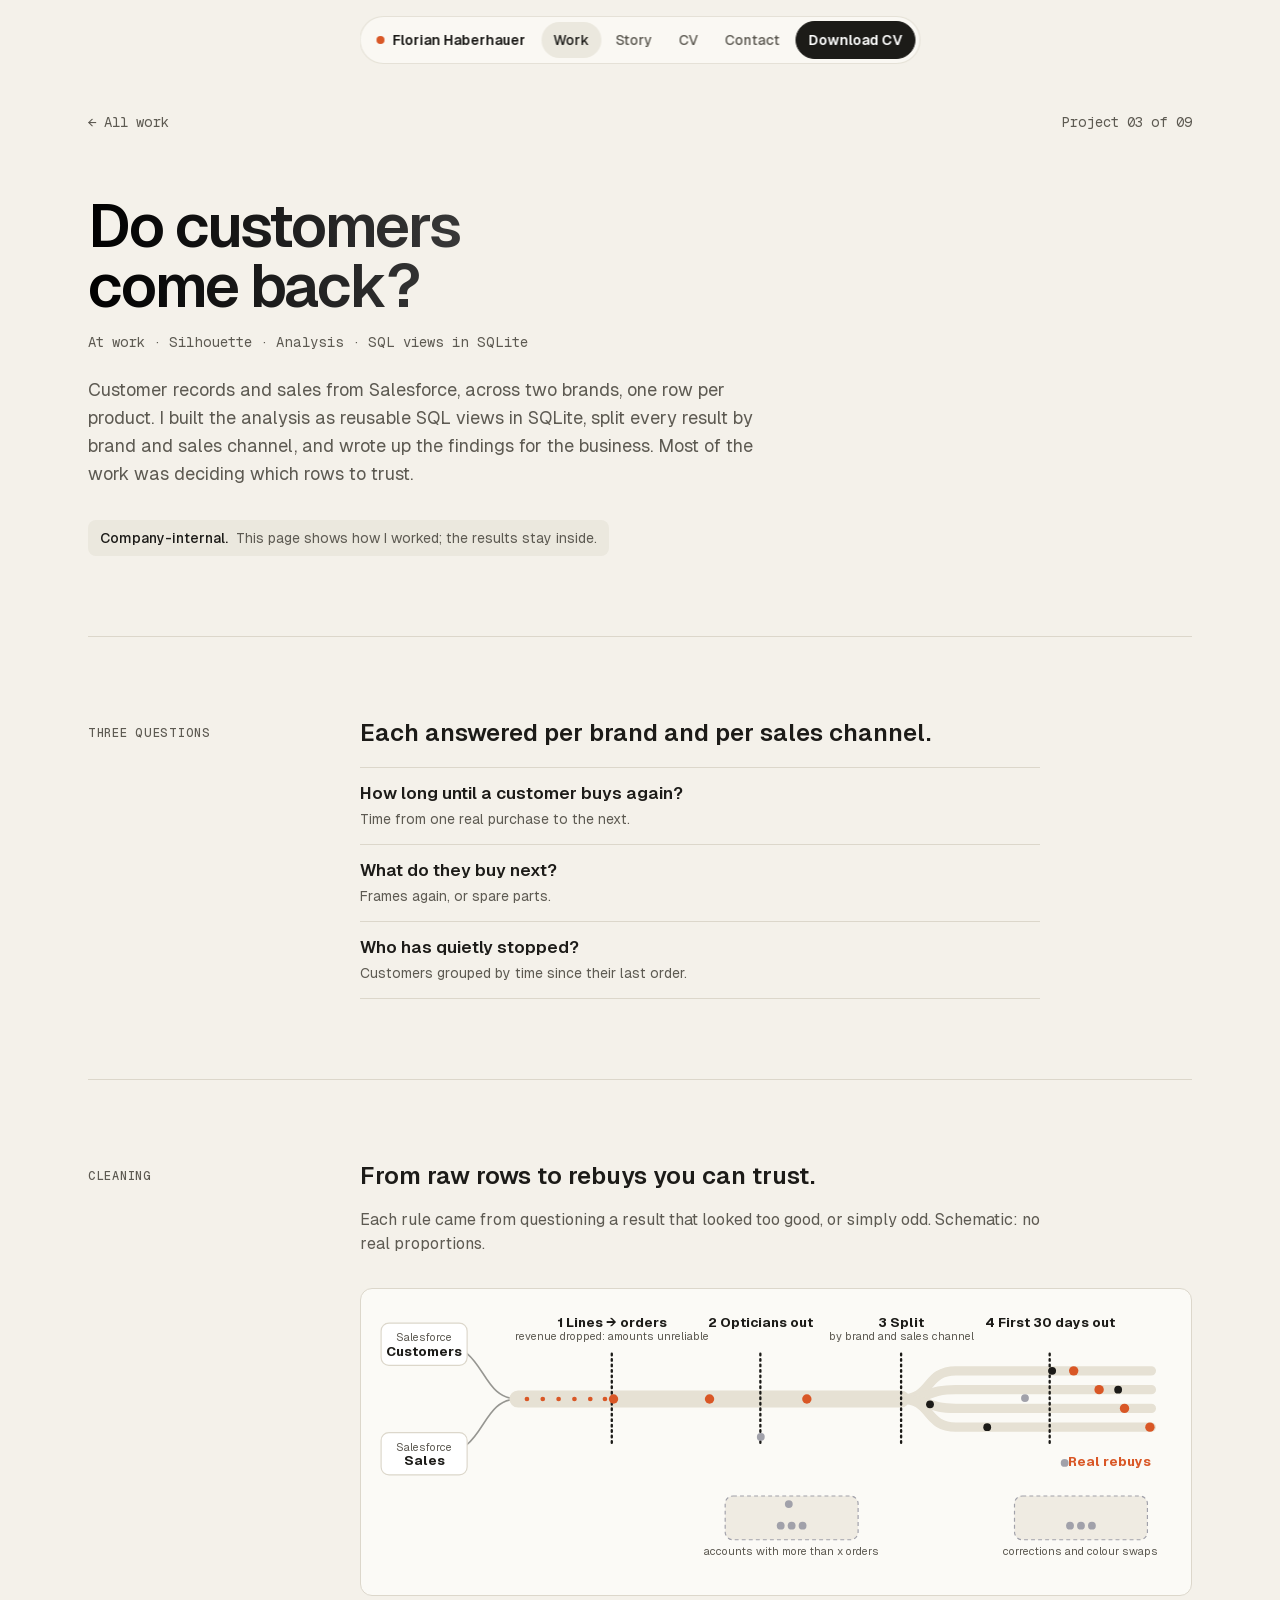
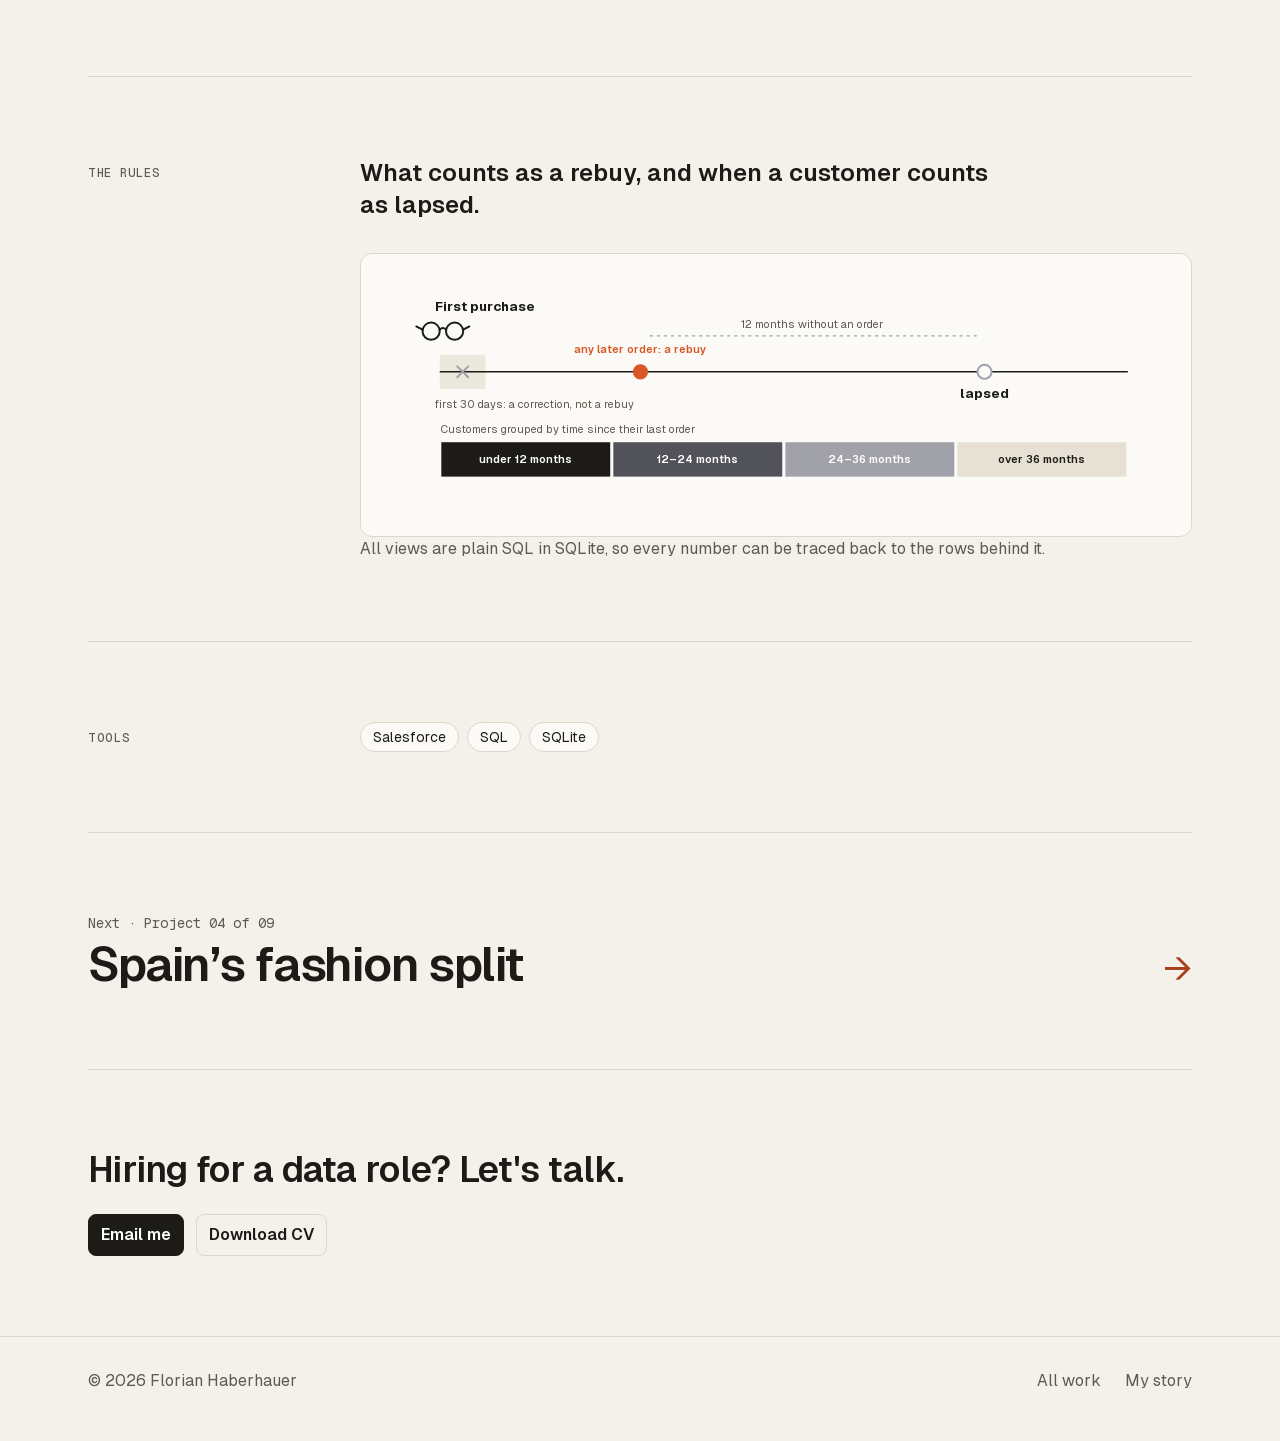
<file: projects/case-rebuy.html>
<!doctype html>
<html lang="en">
<head>
<meta charset="utf-8">
<meta name="viewport" content="width=device-width, initial-scale=1">
<title>Rebuy &amp; retention · Florian Haberhauer</title>
<meta name="description" content="How Salesforce customer and sales data was cleaned into reusable SQL views to study rebuy timing, next purchases and lapsed customers.">
<link rel="icon" href="../favicon.svg" type="image/svg+xml">
<meta name="theme-color" content="#f4f1ea">
<script>document.documentElement.classList.add('js')</script>
<link rel="preload" href="../fonts/Geist-Variable.woff2" as="font" type="font/woff2" crossorigin>
<link rel="stylesheet" href="../css/site.css?v=7">
<link rel="stylesheet" href="process.css?v=7"><!-- the drawn diagrams and the process list -->
<link rel="stylesheet" href="work.css?v=2">
</head>
<body>
<a class="skip" href="#main">Skip to content</a>
<div class="reading" aria-hidden="true"></div>

<header class="nav" aria-label="Site">
  <a class="mark" href="../index.html"><i aria-hidden="true"></i>Florian Haberhauer</a>
  <nav class="links" aria-label="Main"><a href="../index.html#work" aria-current="page">Work</a><a href="../story.html">Story</a><a href="../index.html#cv">CV</a><a href="../index.html#contact">Contact</a></nav>
  <a class="btn small" href="../Florian-Haberhauer-CV.pdf" download>Download CV</a>
  <button class="menu-btn" type="button" aria-expanded="false" aria-controls="panel" aria-label="Menu"><span></span><span></span></button>
</header>
<nav class="panel" id="panel" aria-label="Menu">
  <a href="../index.html#work">Work</a><a href="../story.html">My story</a><a href="../index.html#cv">CV</a><a href="../index.html#contact">Contact</a><a href="../Florian-Haberhauer-CV.pdf" download>Download CV</a>
</nav>

<main id="main">
  <div class="wrap crumbs"><a href="../index.html#work"><span aria-hidden="true">←</span> All work</a><span>Project 03 of 09</span></div>

  <header class="wrap head">
    <h1 class="heading-1 grad">Do customers come back?</h1>
    <p class="meta">At work · Silhouette · Analysis · SQL views in SQLite</p>
    <p class="sub body-7">Customer records and sales from Salesforce, across two brands, one row per product. I built the analysis as reusable SQL views in SQLite, split every result by brand and sales channel, and wrote up the findings for the business. Most of the work was deciding which rows to trust.</p><!-- TODO(Florian): outcome number for the proof strip -->
    <p class="note"><b>Company-internal.</b> This page shows how I worked; the results stay inside.</p>
  </header>

  <div class="wrap">
    <section class="part" data-reveal aria-labelledby="p1">
      <h2 id="p1">Three questions</h2>
      <div>
        <p class="lead heading-5">Each answered per brand and per sales channel.</p>
        <ul class="questions">
        <li>How long until a customer buys again?<span>Time from one real purchase to the next.</span></li>
        <li>What do they buy next?<span>Frames again, or spare parts.</span></li>
        <li>Who has quietly stopped?<span>Customers grouped by time since their last order.</span></li>
      </ul>
      </div>
    </section>
    <section class="part" data-reveal aria-labelledby="p2">
      <h2 id="p2">Cleaning</h2>
      <div>
        <p class="lead heading-5">From raw rows to rebuys you can trust.</p>
        <p class="body body-3">Each rule came from questioning a result that looked too good, or simply odd. Schematic: no real proportions.</p>
        <figure class="diagram"><div data-diagram="sieve" role="img" aria-label="Customer and sales data from Salesforce, joined on the account, flow through four rules: product lines are collapsed into orders and revenue is dropped; accounts with more than a set number of orders are removed as opticians; the rest is split by brand and sales channel; second orders within 30 days are removed as corrections. What is left are real rebuys."></div></figure>
      </div>
    </section>
    <section class="part" data-reveal aria-labelledby="p3">
      <h2 id="p3">The rules</h2>
      <div>
        <p class="lead heading-5">What counts as a rebuy, and when a customer counts as lapsed.</p>
        <figure class="diagram"><div data-diagram="customer" role="img" aria-label="Timeline after a first purchase. An order within the first 30 days is a correction, not a rebuy. Any later order is a rebuy. Twelve months without an order means the customer has lapsed. Customers are grouped by time since their last order: under 12 months, 12 to 24, 24 to 36, and over 36."></div></figure>
        <p class="body body-3">All views are plain SQL in SQLite, so every number can be traced back to the rows behind it.</p>
      </div>
    </section>
    <section class="part" data-reveal aria-labelledby="p4">
      <h2 id="p4">Tools</h2>
      <div>
        <div class="chips" aria-label="Tools"><span>Salesforce</span><span>SQL</span><span>SQLite</span></div>
      </div>
    </section>

    <a class="nextp" href="thesis.html"><small>Next · Project 04 of 09</small><strong>Spain’s fashion split</strong><span class="arrow" aria-hidden="true">→</span></a>

    <section class="talk" aria-labelledby="talk-h">
      <h2 class="heading-3" id="talk-h">Hiring for a data role? Let's talk.</h2>
      <div class="actions"><a class="btn" href="mailto:haberhauer34@gmail.com?subject=Hello%20Florian">Email me</a><a class="btn ghost" href="../Florian-Haberhauer-CV.pdf" download>Download CV</a></div>
    </section>
  </div>
</main>

<footer class="foot">
  <div class="wrap"><span>© 2026 Florian Haberhauer</span><nav aria-label="Footer"><a href="../index.html#work">All work</a><a href="../story.html">My story</a></nav></div>
</footer>

<script src="diagrams.js?v=9" defer></script>
<script src="../js/site.js?v=2" defer></script>
</body>
</html>
</file>
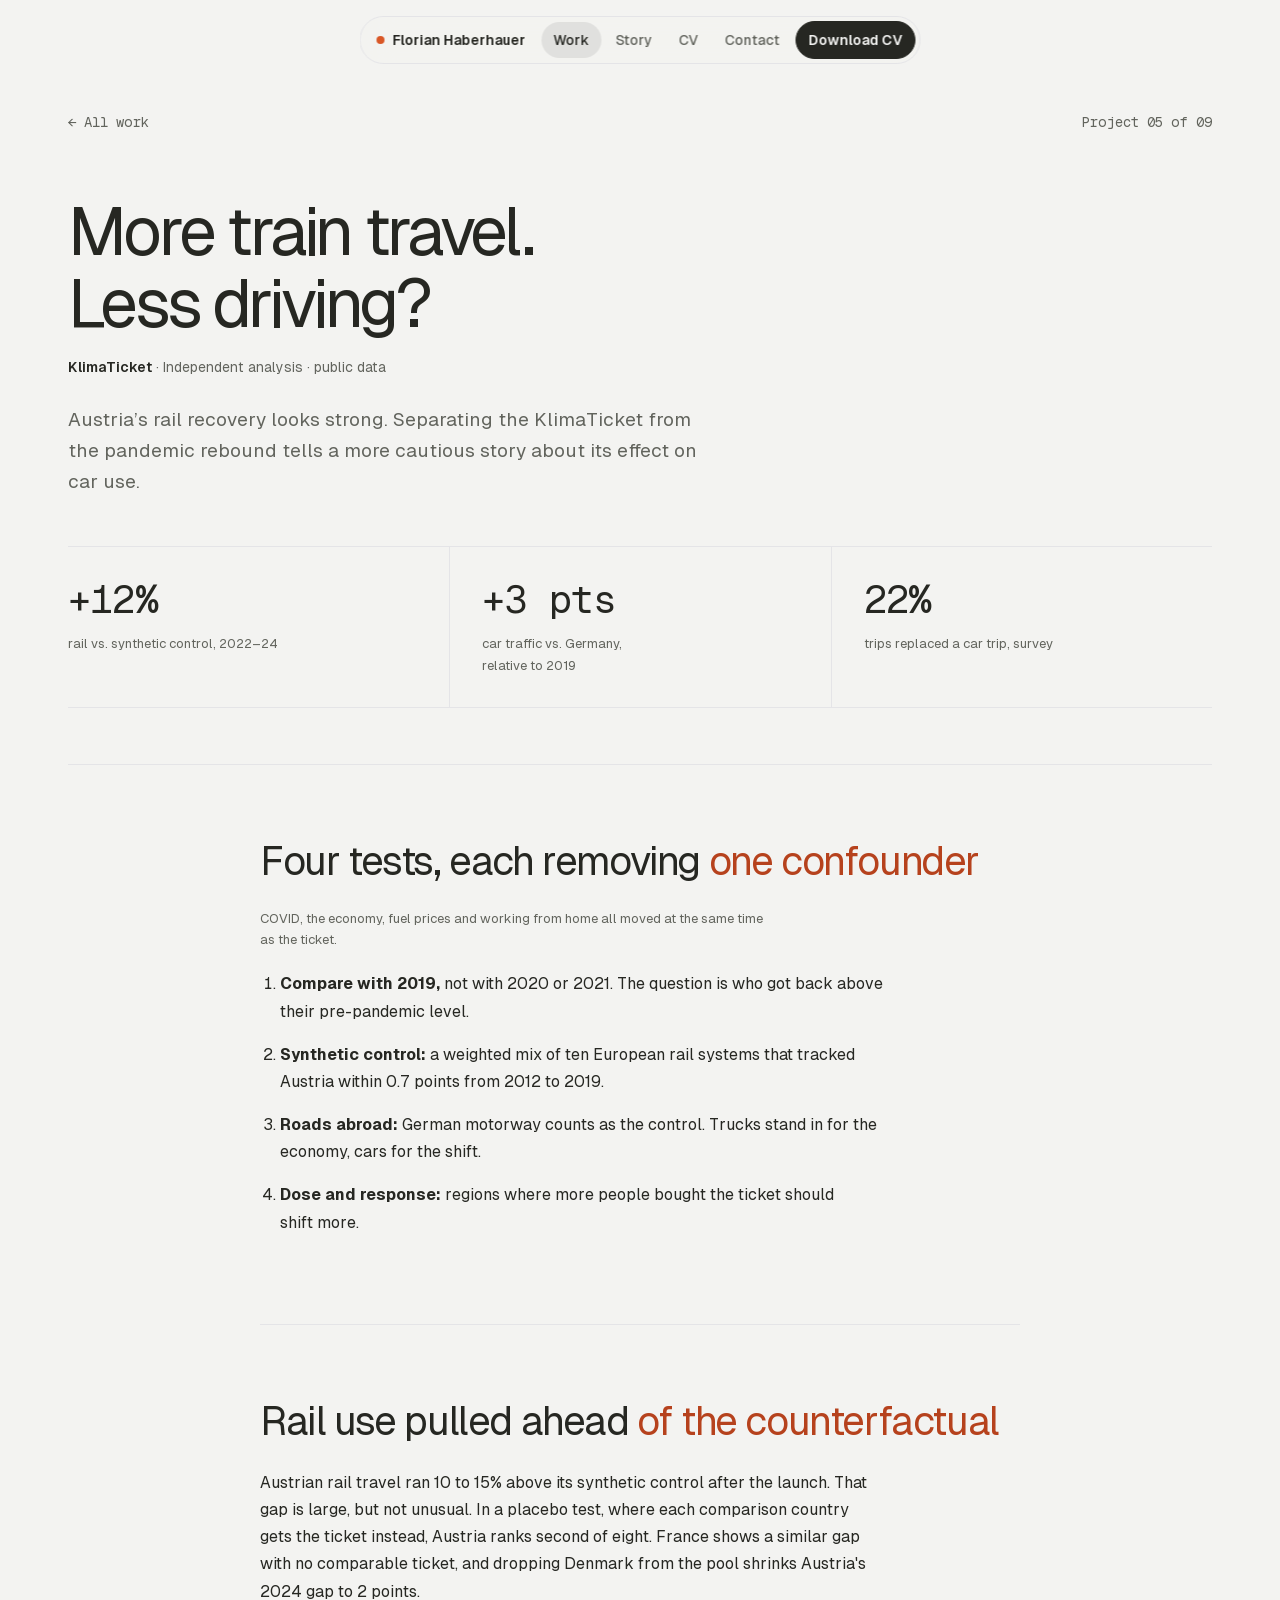
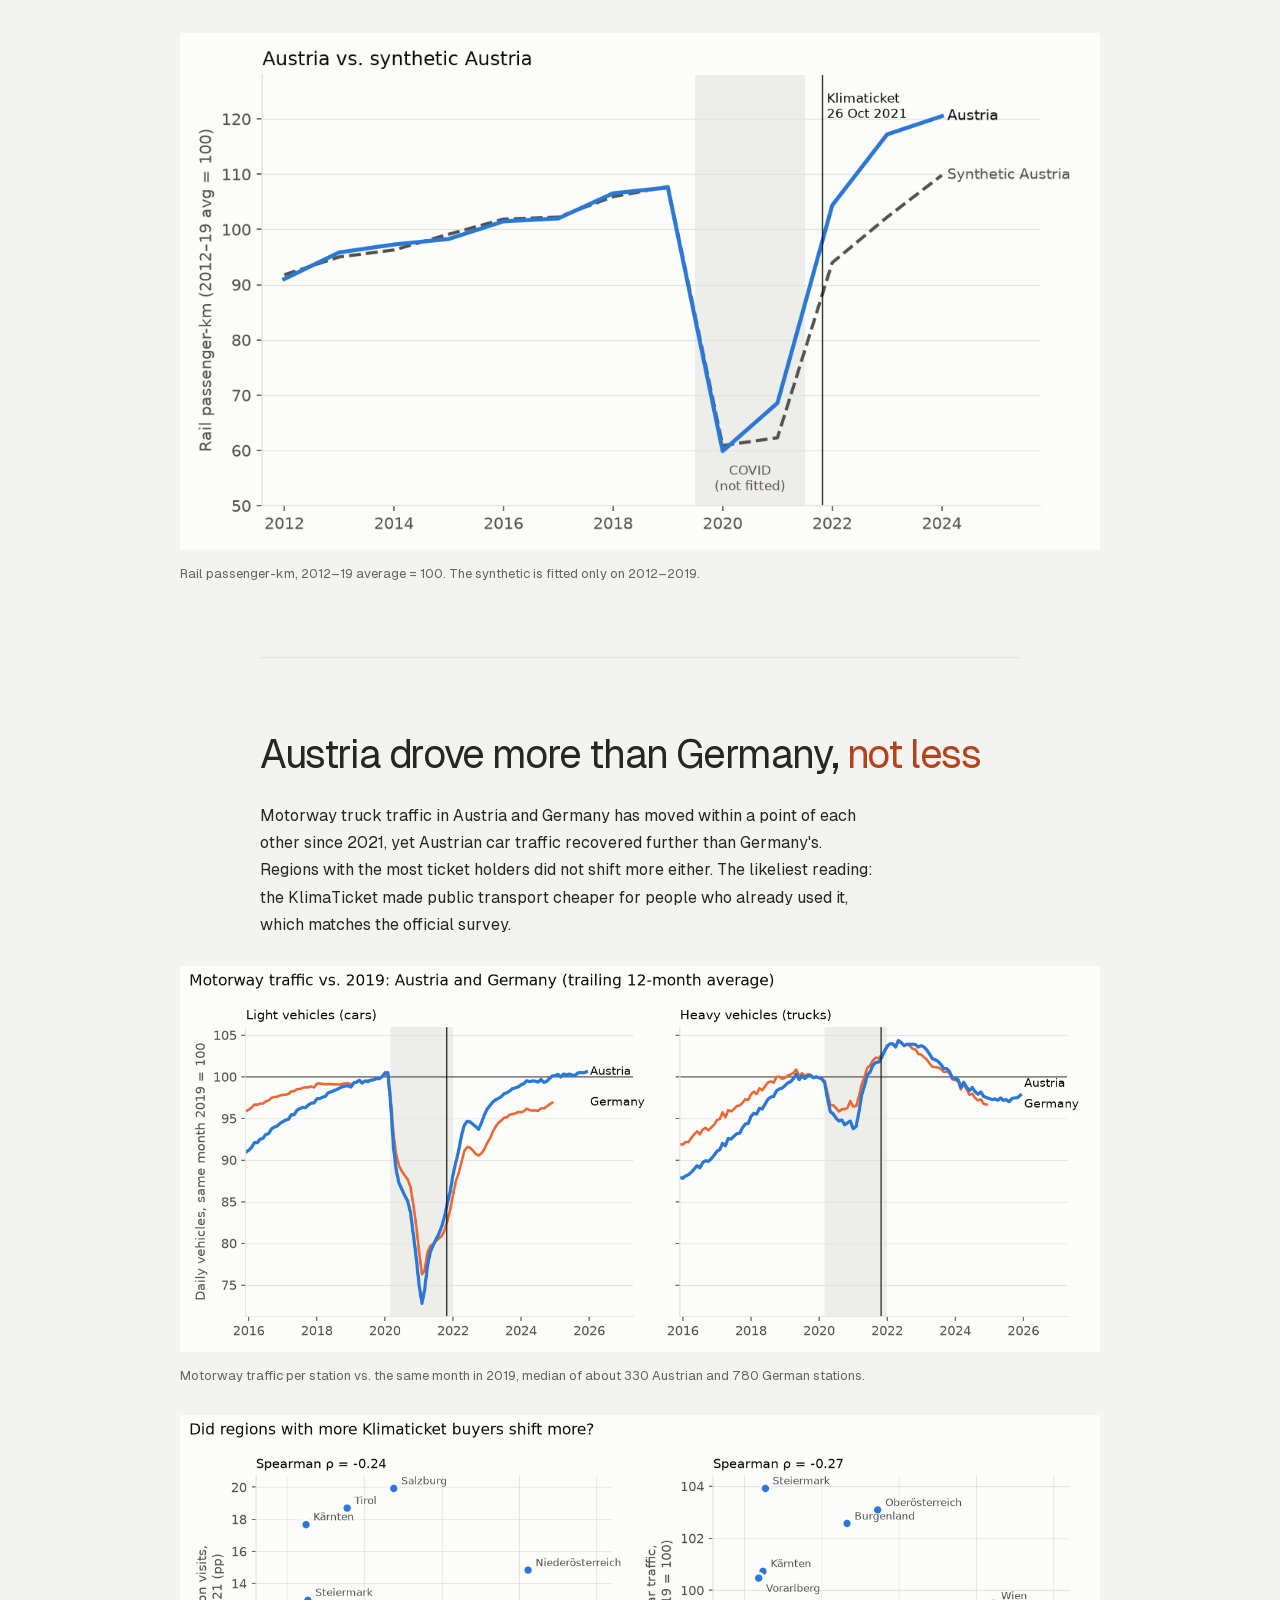
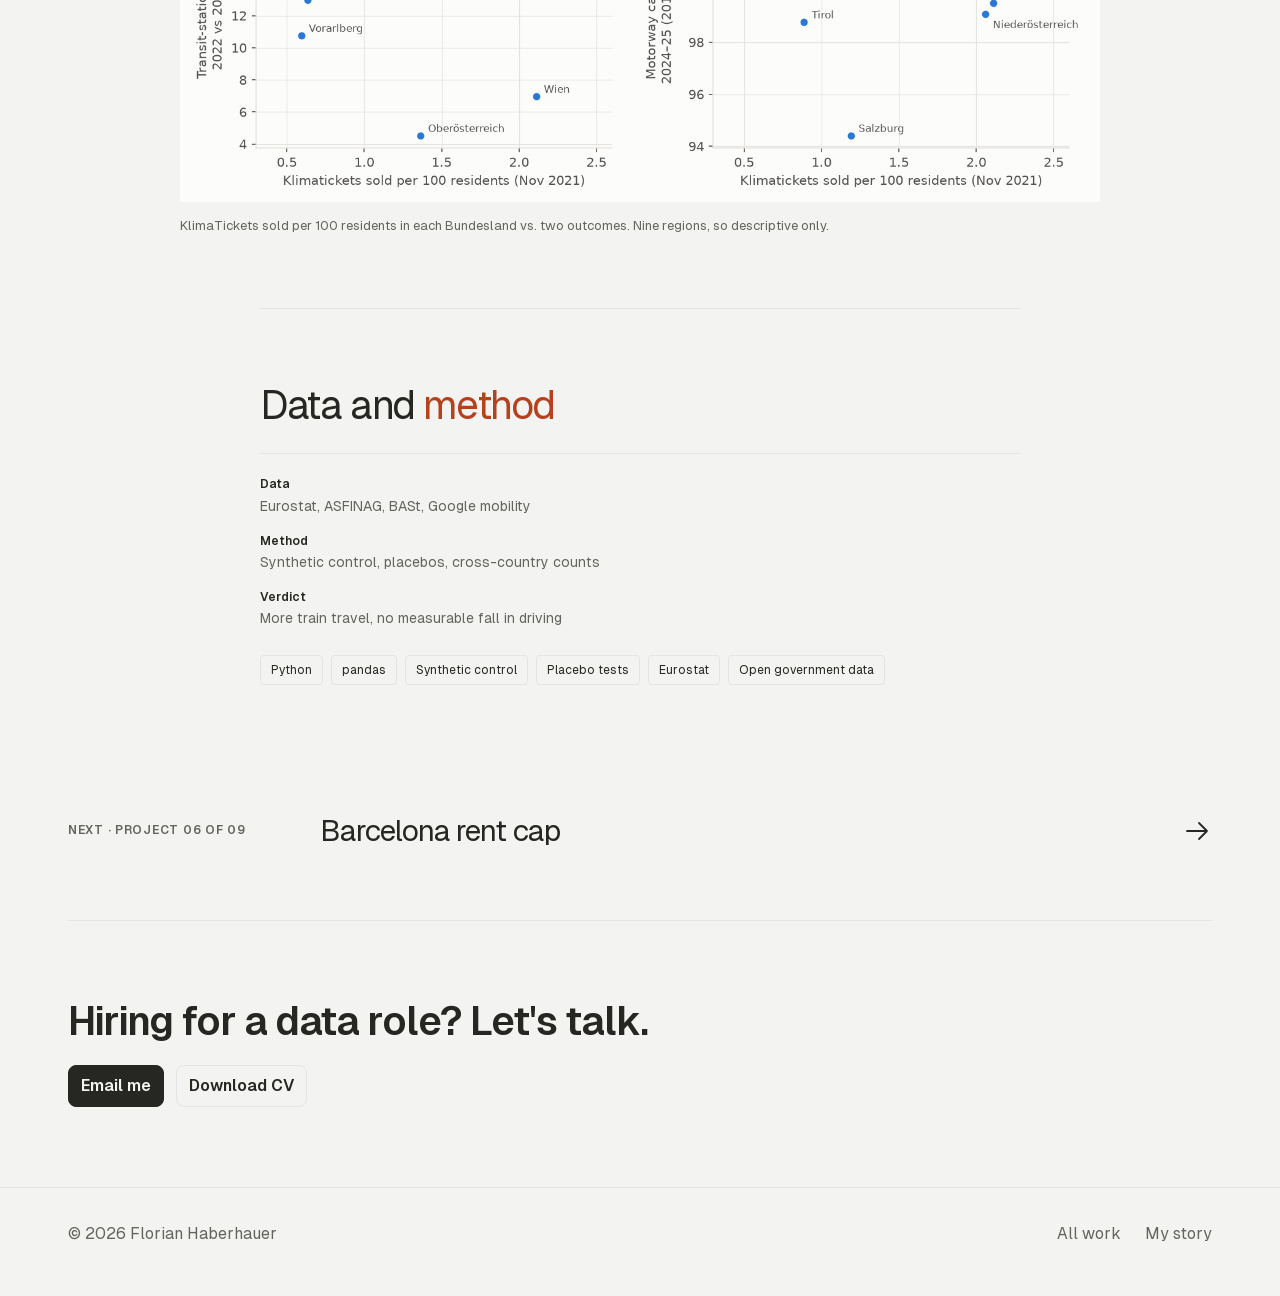
<file: projects/klimaticket.html>
<!doctype html>
<html lang="en"><head><meta charset="utf-8"><meta name="viewport" content="width=device-width,initial-scale=1">
<title>KlimaTicket · Florian Haberhauer</title><meta name="description" content="Austria’s rail recovery looks strong. Separating the KlimaTicket from the pandemic rebound tells a more cautious story about its effect on car use."><link rel="icon" href="../favicon.svg" type="image/svg+xml"><link rel="preload" href="../fonts/Geist-Variable.woff2" as="font" type="font/woff2" crossorigin><link rel="stylesheet" href="../css/site.css?v=7"><link rel="stylesheet" href="project.css?v=8"><link rel="stylesheet" href="theme-study.css?v=20"><script src="project.js?v=2" defer></script></head>
<body class="theme-study"><a class="skip-link" href="#main">Skip to content</a><header class="nav" aria-label="Site">
  <a class="mark" href="../index.html"><i aria-hidden="true"></i>Florian Haberhauer</a>
  <nav class="links" aria-label="Main"><a href="../index.html#work" aria-current="page">Work</a><a href="../story.html">Story</a><a href="../index.html#cv">CV</a><a href="../index.html#contact">Contact</a></nav>
  <a class="btn small" href="../Florian-Haberhauer-CV.pdf" download>Download CV</a>
  <button class="menu-btn" type="button" aria-expanded="false" aria-controls="panel" aria-label="Menu"><span></span><span></span></button>
</header>
<nav class="panel" id="panel" aria-label="Menu">
  <a href="../index.html#work">Work</a><a href="../story.html">My story</a><a href="../index.html#cv">CV</a><a href="../index.html#contact">Contact</a><a href="../Florian-Haberhauer-CV.pdf" download>Download CV</a>
</nav>
<main id="main"><div class="project-hero"><div class="crumbs"><a href="../index.html#work"><span aria-hidden="true">←</span> All work</a><span>Project 05 of 09</span></div><h1>More train travel.<br>Less driving?</h1><p class="meta"><b>KlimaTicket</b> · Independent analysis · public data</p><p class="lede">Austria’s rail recovery looks strong. Separating the KlimaTicket from the pandemic rebound tells a more cautious story about its effect on car use.</p><dl class="metrics"><div><dt>+12%</dt><dd>rail vs. synthetic control, 2022–24</dd></div><div><dt>+3 pts</dt><dd>car traffic vs. Germany, relative to 2019</dd></div><div><dt>22%</dt><dd>trips replaced a car trip, survey</dd></div></dl></div>
<div class="project-story"><section class="story-section"><h2>Four tests, each removing <i>one confounder</i></h2>
  
  <p class="sub">COVID, the economy, fuel prices and working from home all moved at the same time as the ticket.</p>
  <ol class="checks">
    <li><b>Compare with 2019,</b> not with 2020 or 2021. The question is who got back above their pre-pandemic level.</li>
    <li><b>Synthetic control:</b> a weighted mix of ten European rail systems that tracked Austria within 0.7 points from 2012 to 2019.</li>
    <li><b>Roads abroad:</b> German motorway counts as the control. Trucks stand in for the economy, cars for the shift.</li>
    <li><b>Dose and response:</b> regions where more people bought the ticket should shift more.</li>
  </ol>
</section><section class="story-section"><h2>Rail use pulled ahead <i>of the counterfactual</i></h2>
  
  <p>Austrian rail travel ran 10 to 15% above its synthetic control after the launch. That gap is large, but not unusual. In a placebo test, where each comparison country gets the ticket instead, Austria ranks second of eight. France shows a similar gap with no comparable ticket, and dropping Denmark from the pool shrinks Austria's 2024 gap to 2 points.</p>
  <figure><img src="img/klimaticket/sc_austria.png" width="1200" height="675" loading="lazy" alt="Line chart from 2012 to 2024. Austria and its synthetic control track each other closely until 2019, both drop in 2020, and from 2022 Austria runs 10 to 15 index points above the synthetic.">
  <figcaption>Rail passenger-km, 2012–19 average = 100. The synthetic is fitted only on 2012–2019.</figcaption></figure>
</section><section class="story-section"><h2>Austria drove more than Germany, <i>not less</i></h2>
  
  <p>Motorway truck traffic in Austria and Germany has moved within a point of each other since 2021, yet Austrian car traffic recovered further than Germany's. Regions with the most ticket holders did not shift more either. The likeliest reading: the KlimaTicket made public transport cheaper for people who already used it, which matches the official survey.</p>
  <figure><img src="img/klimaticket/roads_at_vs_de.png" width="1500" height="630" loading="lazy" alt="Two line charts from 2016 to 2025. Trucks in Austria and Germany move almost identically after 2021. Austrian car traffic returns to its 2019 level, while German car traffic stays about 3 points below.">
  <figcaption>Motorway traffic per station vs. the same month in 2019, median of about 330 Austrian and 780 German stations.</figcaption></figure>
  <figure><img src="img/klimaticket/dose_response_bundesland.png" width="1500" height="630" loading="lazy" alt="Two scatter plots of the nine Austrian states. Neither transit-station visits nor motorway car traffic rises or falls with KlimaTicket take-up; both rank correlations are about minus 0.25.">
  <figcaption>KlimaTickets sold per 100 residents in each Bundesland vs. two outcomes. Nine regions, so descriptive only.</figcaption></figure>
</section><section class="story-section"><h2>Data and <i>method</i></h2>
  <dl class="facts"><dt>Data</dt><dd>Eurostat, ASFINAG, BASt, Google mobility</dd><dt>Method</dt><dd>Synthetic control, placebos, cross-country counts</dd><dt>Verdict</dt><dd>More train travel, no measurable fall in driving</dd></dl>
  <div class="tags"><span>Python</span><span>pandas</span><span>Synthetic control</span><span>Placebo tests</span><span>Eurostat</span><span>Open government data</span></div>
</section></div><a class="next-project" href="rent-cap.html"><span>Next · Project 06 of 09</span><strong>Barcelona rent cap</strong><span aria-hidden="true">→</span></a><section class="talk" aria-labelledby="talk-h"><h2 id="talk-h">Hiring for a data role? Let's talk.</h2>
<div class="actions"><a class="btn" href="mailto:haberhauer34@gmail.com?subject=Hello%20Florian">Email me</a><a class="btn ghost" href="../Florian-Haberhauer-CV.pdf" download>Download CV</a></div></section>
</main><footer class="foot"><div class="wrap"><span>© 2026 Florian Haberhauer</span><nav aria-label="Footer"><a href="../index.html#work">All work</a><a href="../story.html">My story</a></nav></div></footer><script src="../js/site.js?v=2" defer></script>
</body></html>
</file>
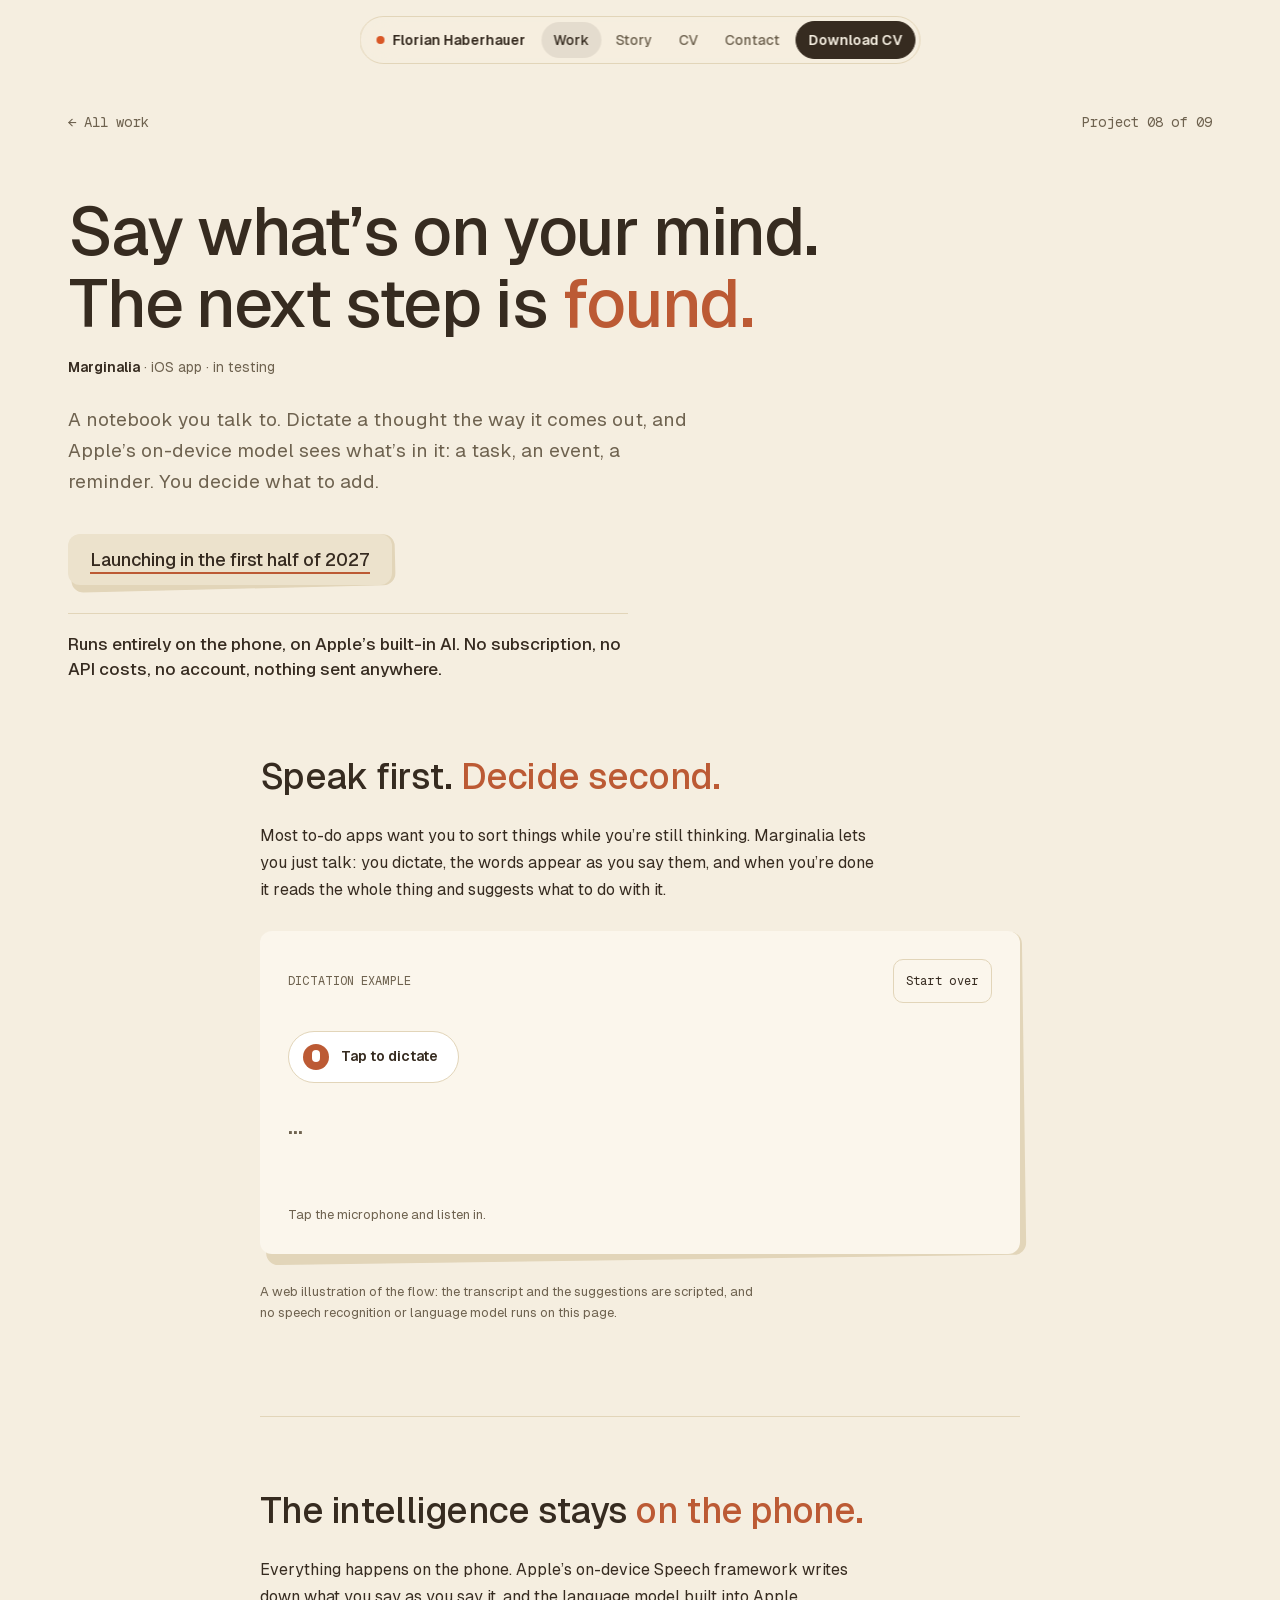
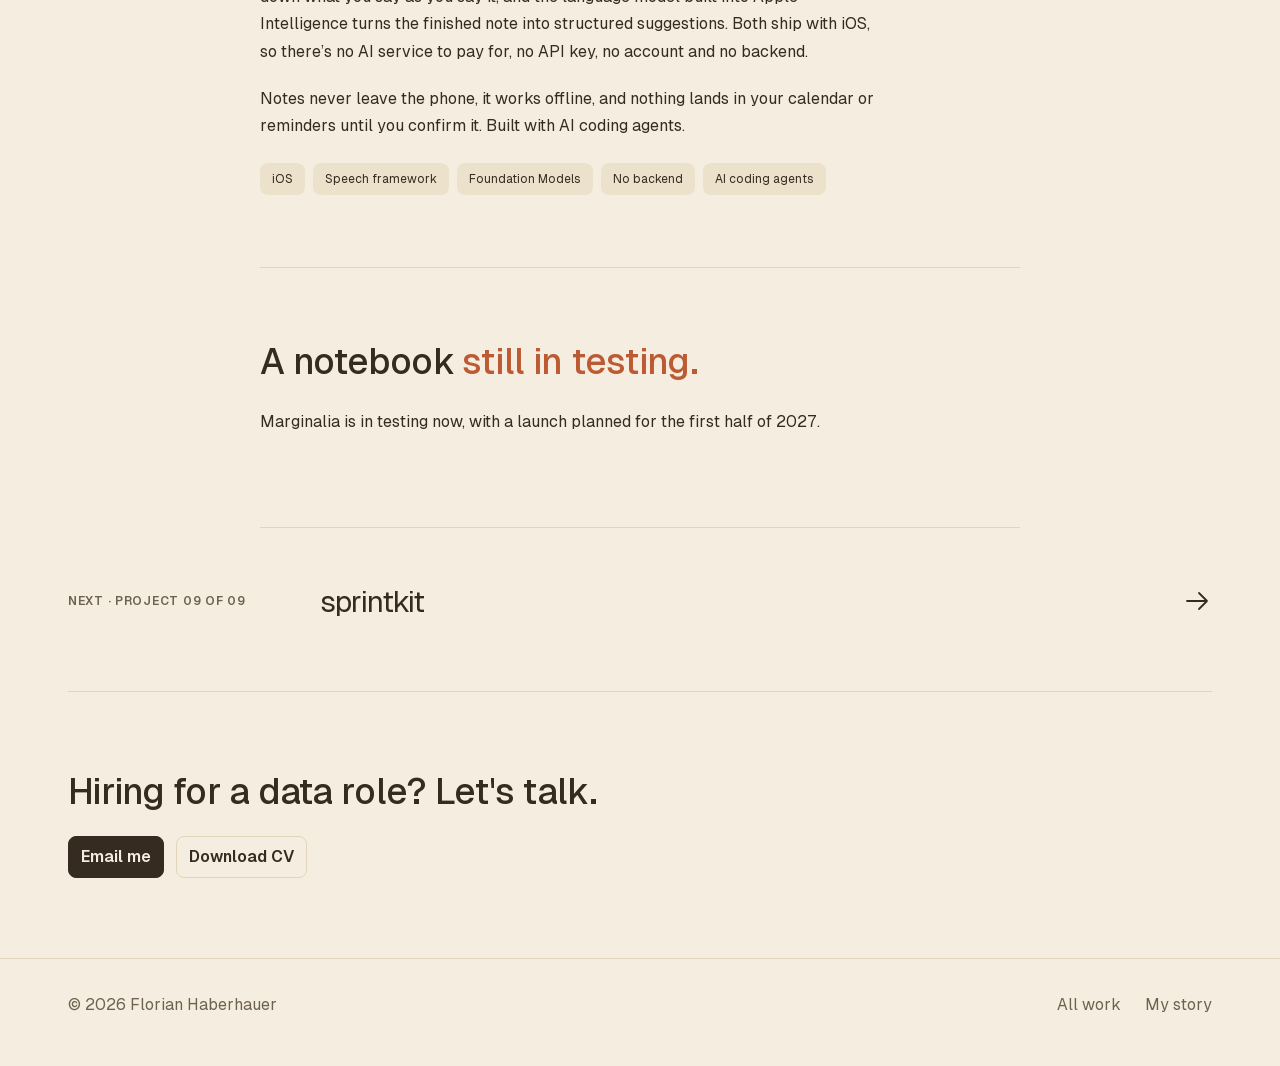
<file: projects/marginalia.html>
<!doctype html>
<html lang="en"><head><meta charset="utf-8"><meta name="viewport" content="width=device-width,initial-scale=1">
<title>Marginalia · Florian Haberhauer</title><meta name="description" content="A notebook you talk to. Dictate what's on your mind; Apple's on-device model sees the tasks, events and reminders in it, and you decide what to add."><link rel="icon" href="../favicon.svg" type="image/svg+xml"><link rel="preload" href="../fonts/Geist-Variable.woff2" as="font" type="font/woff2" crossorigin><link rel="stylesheet" href="../css/site.css?v=7"><link rel="stylesheet" href="project.css?v=8"><link rel="stylesheet" href="theme-marginalia.css?v=60"><script src="project.js?v=2" defer></script></head>
<body class="theme-marginalia"><a class="skip-link" href="#main">Skip to content</a><header class="nav" aria-label="Site">
  <a class="mark" href="../index.html"><i aria-hidden="true"></i>Florian Haberhauer</a>
  <nav class="links" aria-label="Main"><a href="../index.html#work" aria-current="page">Work</a><a href="../story.html">Story</a><a href="../index.html#cv">CV</a><a href="../index.html#contact">Contact</a></nav>
  <a class="btn small" href="../Florian-Haberhauer-CV.pdf" download>Download CV</a>
  <button class="menu-btn" type="button" aria-expanded="false" aria-controls="panel" aria-label="Menu"><span></span><span></span></button>
</header>
<nav class="panel" id="panel" aria-label="Menu">
  <a href="../index.html#work">Work</a><a href="../story.html">My story</a><a href="../index.html#cv">CV</a><a href="../index.html#contact">Contact</a><a href="../Florian-Haberhauer-CV.pdf" download>Download CV</a>
</nav>
<main id="main">
<div class="project-hero">
  <div class="crumbs"><a href="../index.html#work"><span aria-hidden="true">←</span> All work</a><span>Project 08 of 09</span></div>
  <h1>Say what’s on your mind.<br>The next step is <em>found.</em></h1><p class="meta"><b>Marginalia</b> · iOS app · in testing</p>
  <p class="lede">A notebook you talk to. Dictate a thought the way it comes out, and Apple’s on-device model sees what’s in it: a task, an event, a reminder. You decide what to add.</p>
  <p class="launch">Launching in the first half of 2027</p>
  <p class="facts-line">Runs entirely on the phone, on Apple’s built-in AI. No subscription, no API costs, no account, nothing sent anywhere.</p>
</div>
<div class="project-story">
  <section class="story-section">
    <h2>Speak first. <em>Decide second.</em></h2>
    <p>Most to-do apps want you to sort things while you’re still thinking. Marginalia lets you just talk: you dictate, the words appear as you say them, and when you’re done it reads the whole thing and suggests what to do with it.</p>
    <div class="notebook">
      <div class="demo-heading"><span>DICTATION EXAMPLE</span><button id="reset-demo" type="button">Start over</button></div>
      <button id="dictate" class="mic" type="button"><span class="mic-dot" aria-hidden="true"></span><span class="mic-label">Tap to dictate</span></button>
      <blockquote id="transcript" aria-live="polite"></blockquote>
      <p class="caption" id="seen" hidden>Seen in what you said</p>
      <div class="suggestion" hidden><div><h3>Call mom <small class="event">Event</small></h3><p>Tomorrow · 18:00 · About Sunday</p></div><button class="confirm event" type="button">Add event</button></div>
      <div class="suggestion" hidden><div><h3>Buy a lamp <small class="task">Task</small></h3><p>Before the weekend · For the hallway</p></div><button class="confirm" type="button">Add task</button></div>
      <p id="demo-status" class="caption" role="status">Tap the microphone and listen in.</p>
    </div>
    <p class="caption">A web illustration of the flow: the transcript and the suggestions are scripted, and no speech recognition or language model runs on this page.</p>
  </section>
  <section class="story-section">
    <h2>The intelligence stays <em>on the phone.</em></h2>
    <p>Everything happens on the phone. Apple’s on-device Speech framework writes down what you say as you say it, and the language model built into Apple Intelligence turns the finished note into structured suggestions. Both ship with iOS, so there’s no AI service to pay for, no API key, no account and no backend.</p><p>Notes never leave the phone, it works offline, and nothing lands in your calendar or reminders until you confirm it. Built with AI coding agents.</p>
    <div class="tags"><span>iOS</span><span>Speech framework</span><span>Foundation Models</span><span>No backend</span><span>AI coding agents</span></div>
  </section>
  <section class="story-section">
    <h2>A notebook <em>still in testing.</em></h2>
    <p>Marginalia is in testing now, with a launch planned for the first half of 2027.</p>
  </section>
</div>
<a class="next-project" href="sprintkit.html"><span>Next · Project 09 of 09</span><strong>sprintkit</strong><span aria-hidden="true">→</span></a>
<section class="talk" aria-labelledby="talk-h"><h2 id="talk-h">Hiring for a data role? Let's talk.</h2>
<div class="actions"><a class="btn" href="mailto:haberhauer34@gmail.com?subject=Hello%20Florian">Email me</a><a class="btn ghost" href="../Florian-Haberhauer-CV.pdf" download>Download CV</a></div></section>
</main>
<footer class="foot"><div class="wrap"><span>© 2026 Florian Haberhauer</span><nav aria-label="Footer"><a href="../index.html#work">All work</a><a href="../story.html">My story</a></nav></div></footer>
<script>
// The dictation example: the words stream in while "listening", then the actionable phrases get marked and the
// suggestions appear. Scripted, as the caption says. The Add buttons and their reset are handled by project.js.
(() => {
  const parts = [['Call mom tomorrow at six', 'event'], [' about Sunday, and '], ['buy a lamp', 'task'], [' for the hallway before the weekend.']];
  const words = parts.flatMap(([text], p) => text.split(/(?<= )/).map(w => ({ w, p })));
  const mic = document.querySelector('#dictate'), label = mic.querySelector('.mic-label'), out = document.querySelector('#transcript');
  const seen = document.querySelector('#seen'), cards = [...document.querySelectorAll('.suggestion')], status = document.querySelector('#demo-status');
  const still = matchMedia('(prefers-reduced-motion: reduce)').matches;
  let timers = [];
  const later = (fn, ms) => timers.push(setTimeout(fn, still ? 0 : ms));
  const render = n => { out.innerHTML = parts.map(([, mark], p) => { const shown = words.slice(0, n).filter(x => x.p === p).map(x => x.w).join(''); return shown && mark ? `<mark class="${mark}">${shown}</mark>` : shown; }).join(''); };
  function reset() {
    timers.forEach(clearTimeout); timers = [];
    out.innerHTML = ''; out.classList.remove('read'); seen.hidden = true; cards.forEach(c => { c.hidden = true; c.classList.remove('in'); });
    mic.disabled = false; mic.classList.remove('on'); label.textContent = 'Tap to dictate'; status.textContent = 'Tap the microphone and listen in.';
  }
  mic.addEventListener('click', () => {
    mic.disabled = true; mic.classList.add('on'); label.textContent = 'Listening…'; status.textContent = '';
    words.forEach((_, i) => later(() => render(i + 1), 300 + i * 230));
    const end = 300 + words.length * 230 + 400;
    later(() => { mic.classList.remove('on'); label.textContent = 'Reading what you said…'; }, end);
    later(() => { out.classList.add('read'); seen.hidden = false; label.textContent = 'Done'; }, end + 900);
    cards.forEach((c, i) => later(() => { c.hidden = false; requestAnimationFrame(() => c.classList.add('in')); }, end + 1200 + i * 350));
    later(() => { status.textContent = 'You confirm each suggestion.'; }, end + 1900);
  });
  document.querySelector('#reset-demo').addEventListener('click', reset);
})();
</script>
<script src="../js/site.js?v=2" defer></script>
</body></html>
</file>
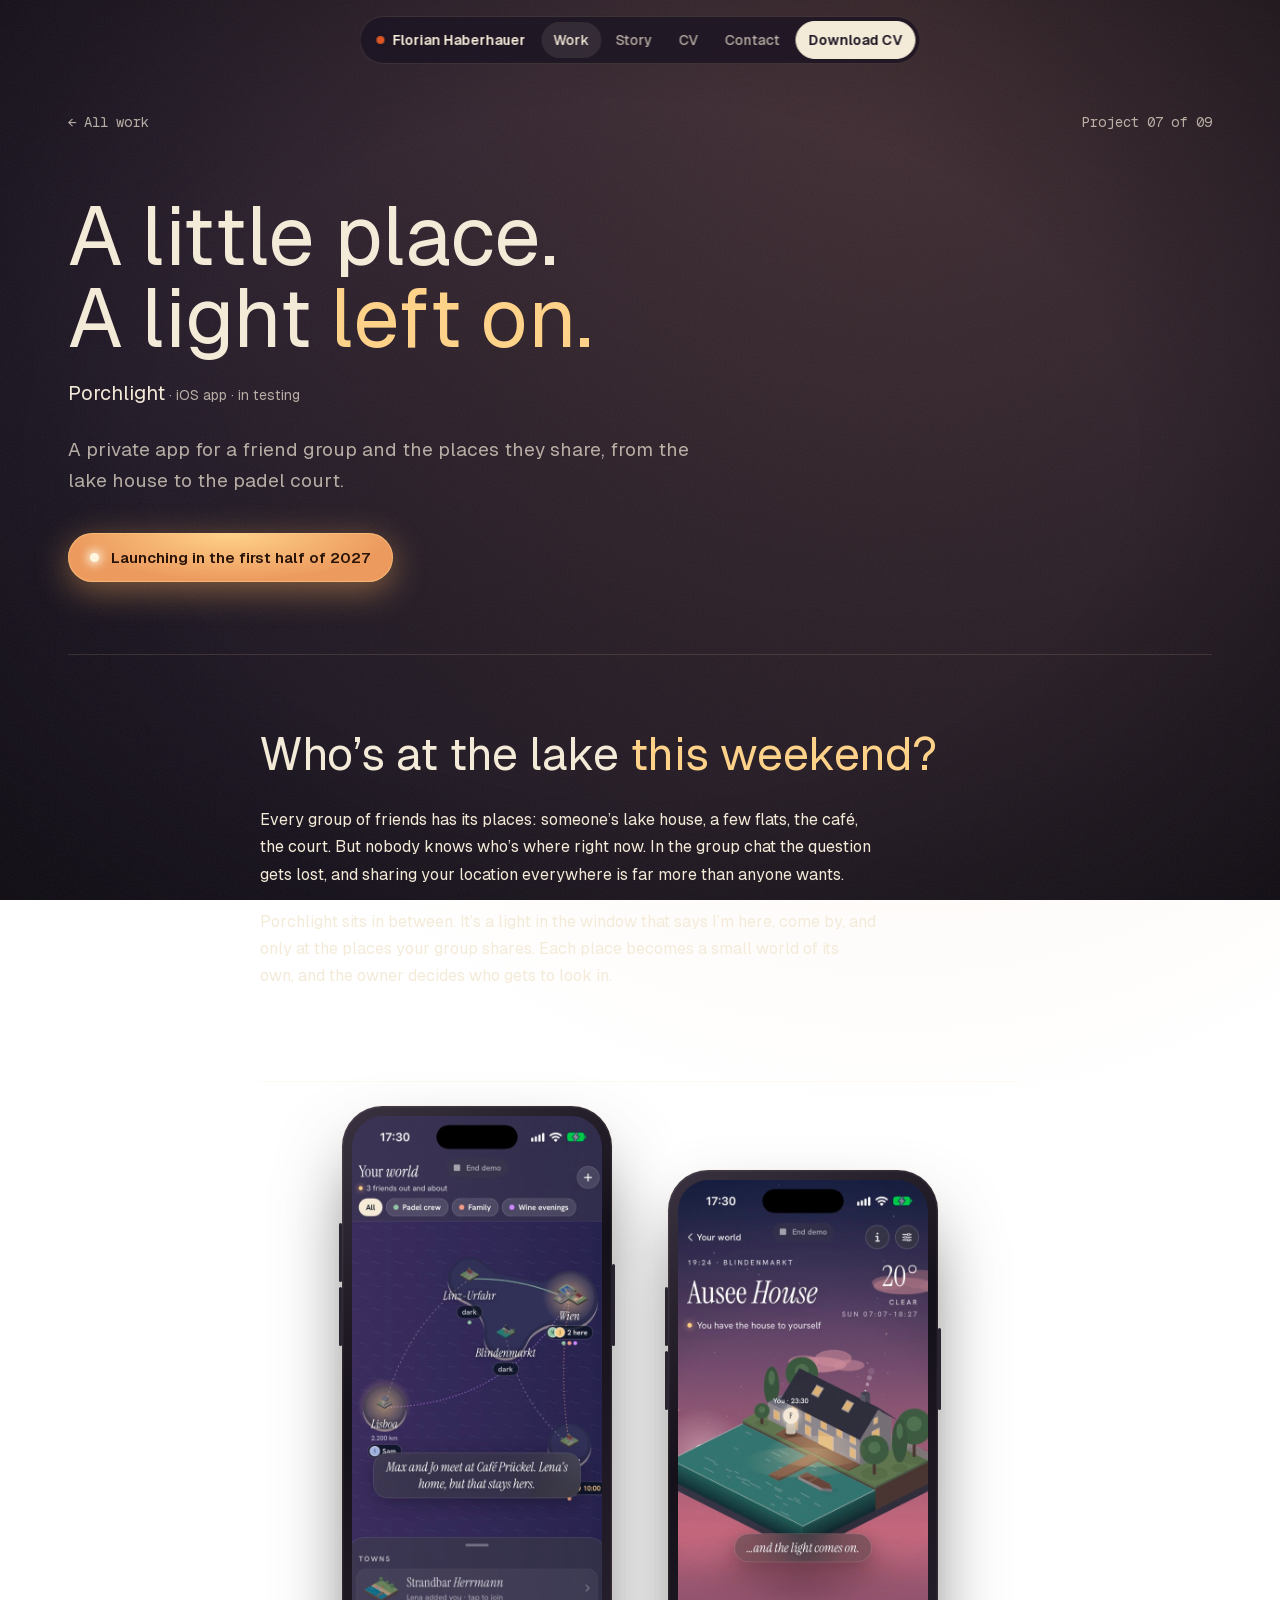
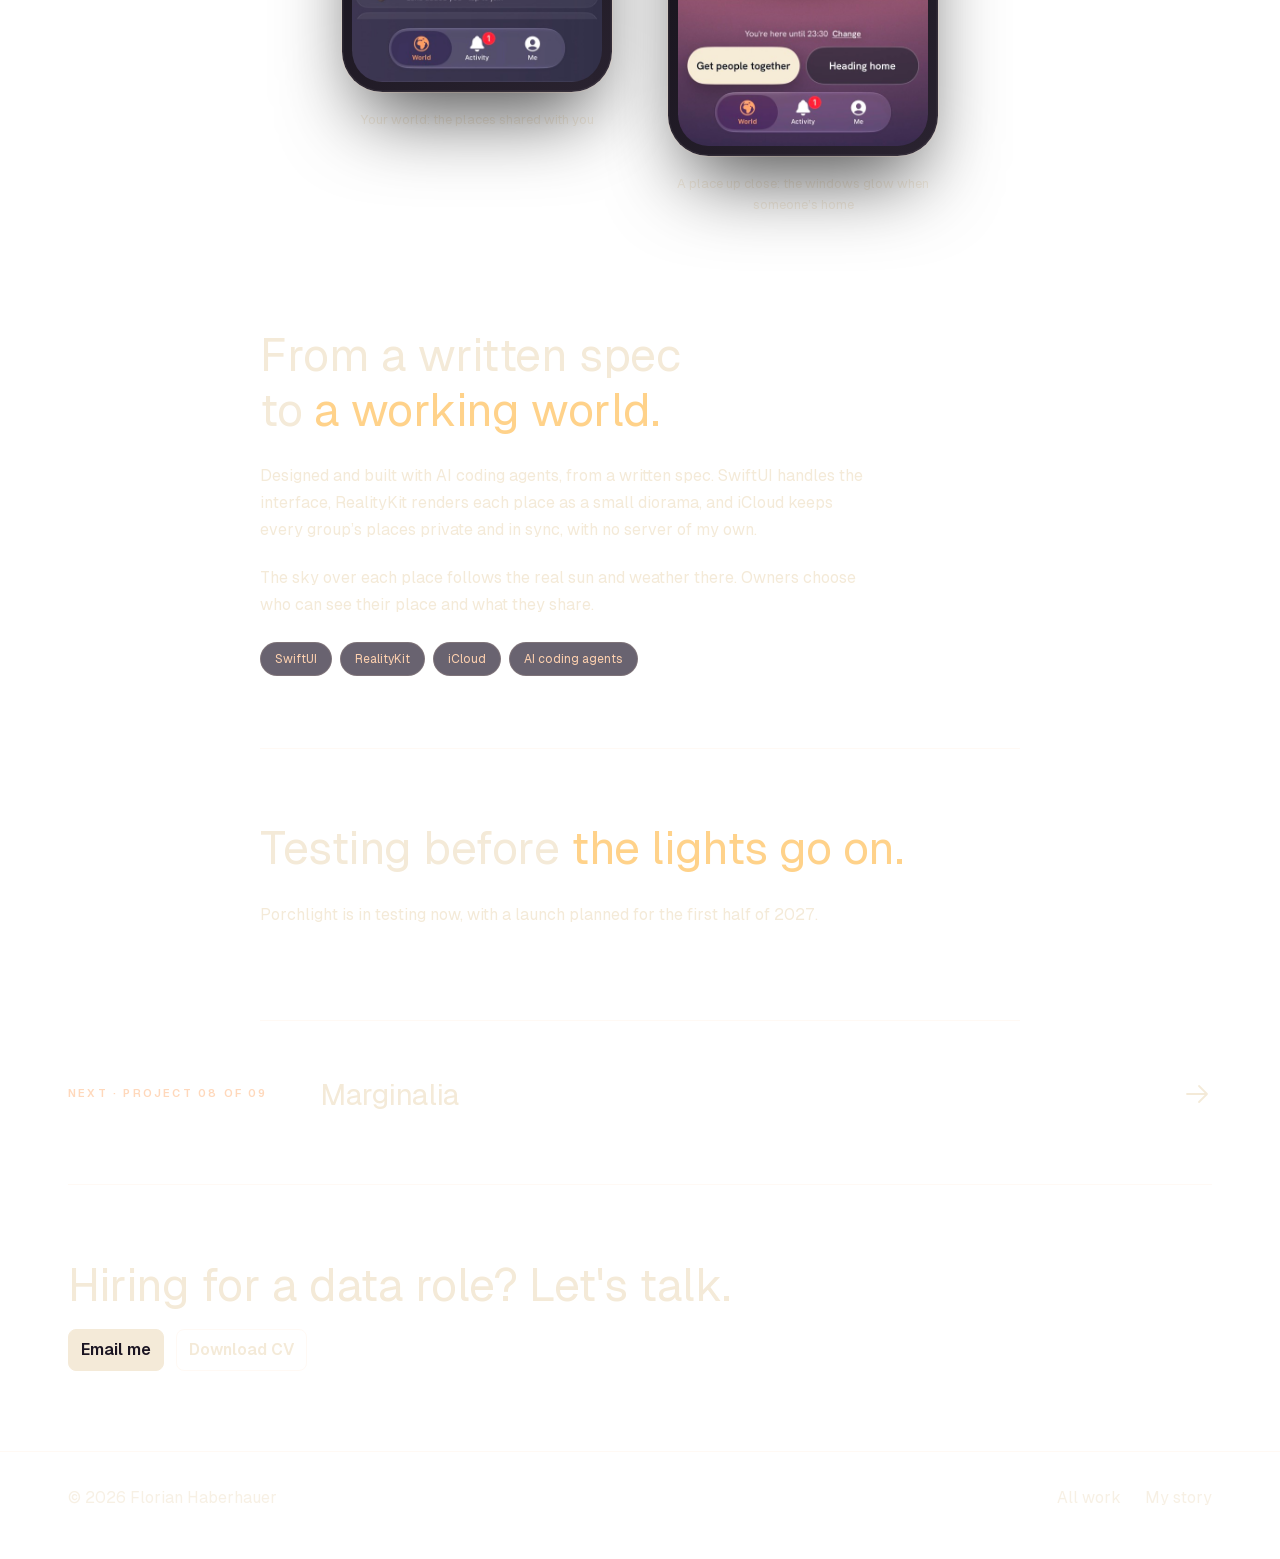
<file: projects/porchlight.html>
<!doctype html>
<html lang="en"><head><meta charset="utf-8"><meta name="viewport" content="width=device-width,initial-scale=1">
<title>Porchlight · Florian Haberhauer</title><meta name="description" content="A private app for a friend group’s places: a light in the window that says I’m here, come by. Launching in the first half of 2027."><link rel="icon" href="../favicon.svg" type="image/svg+xml"><link rel="preload" href="../fonts/Geist-Variable.woff2" as="font" type="font/woff2" crossorigin><link rel="stylesheet" href="../css/site.css?v=7"><link rel="stylesheet" href="project.css?v=8"><link rel="stylesheet" href="theme-porchlight.css?v=31"></head>
<body class="theme-porchlight"><a class="skip-link" href="#main">Skip to content</a><header class="nav" aria-label="Site">
  <a class="mark" href="../index.html"><i aria-hidden="true"></i>Florian Haberhauer</a>
  <nav class="links" aria-label="Main"><a href="../index.html#work" aria-current="page">Work</a><a href="../story.html">Story</a><a href="../index.html#cv">CV</a><a href="../index.html#contact">Contact</a></nav>
  <a class="btn small" href="../Florian-Haberhauer-CV.pdf" download>Download CV</a>
  <button class="menu-btn" type="button" aria-expanded="false" aria-controls="panel" aria-label="Menu"><span></span><span></span></button>
</header>
<nav class="panel" id="panel" aria-label="Menu">
  <a href="../index.html#work">Work</a><a href="../story.html">My story</a><a href="../index.html#cv">CV</a><a href="../index.html#contact">Contact</a><a href="../Florian-Haberhauer-CV.pdf" download>Download CV</a>
</nav>
<main id="main">
<div class="project-hero">
  <div class="crumbs"><a href="../index.html#work"><span aria-hidden="true">←</span> All work</a><span>Project 07 of 09</span></div>
  <h1>A little place.<br>A light <em>left on.</em></h1><p class="meta"><b>Porchlight</b> · iOS app · in testing</p>
  <p class="lede">A private app for a friend group and the places they share, from the lake house to the padel court.</p>
  <p class="launch">Launching in the first half of 2027</p>
</div>
<div class="project-story">
  <section class="story-section">
    <h2>Who’s at the lake <em>this weekend?</em></h2>
    <p>Every group of friends has its places: someone’s lake house, a few flats, the café, the court. But nobody knows who’s where right now. In the group chat the question gets lost, and sharing your location everywhere is far more than anyone wants.</p>
    <p>Porchlight sits in between. It’s a light in the window that says <i>I’m here, come by</i>, and only at the places your group shares. Each place becomes a small world of its own, and the owner decides who gets to look in.</p>
  </section>
  <section class="story-section phones-section">
    <div class="phones">
      <figure class="phone"><div class="device"><img src="img/porchlight/02-your-world.jpg" alt="Porchlight’s world of friends’ places" width="590" height="1280"></div><figcaption>Your world: the places shared with you</figcaption></figure>
      <figure class="phone"><div class="device"><img src="img/porchlight/05-lake-house.jpg" alt="A lake house diorama in Porchlight, with glowing windows" width="590" height="1280"></div><figcaption>A place up close: the windows glow when someone’s home</figcaption></figure>
    </div>
  </section>
  <section class="story-section">
    <h2>From a written spec to <em>a working world.</em></h2>
    <p>Designed and built with AI coding agents, from a written spec. SwiftUI handles the interface, RealityKit renders each place as a small diorama, and iCloud keeps every group’s places private and in sync, with no server of my own.</p>
    <p>The sky over each place follows the real sun and weather there. Owners choose who can see their place and what they share.</p>
    <div class="tags"><span>SwiftUI</span><span>RealityKit</span><span>iCloud</span><span>AI coding agents</span></div>
  </section>
  <section class="story-section">
    <h2>Testing before <em>the lights go on.</em></h2>
    <p>Porchlight is in testing now, with a launch planned for the first half of 2027.</p>
  </section>
</div>
<a class="next-project" href="marginalia.html"><span>Next · Project 08 of 09</span><strong>Marginalia</strong><span aria-hidden="true">→</span></a>
<section class="talk" aria-labelledby="talk-h"><h2 id="talk-h">Hiring for a data role? Let's talk.</h2>
<div class="actions"><a class="btn" href="mailto:haberhauer34@gmail.com?subject=Hello%20Florian">Email me</a><a class="btn ghost" href="../Florian-Haberhauer-CV.pdf" download>Download CV</a></div></section>
</main>
<footer class="foot"><div class="wrap"><span>© 2026 Florian Haberhauer</span><nav aria-label="Footer"><a href="../index.html#work">All work</a><a href="../story.html">My story</a></nav></div></footer>
<script src="../js/site.js?v=2" defer></script>
</body></html>
</file>
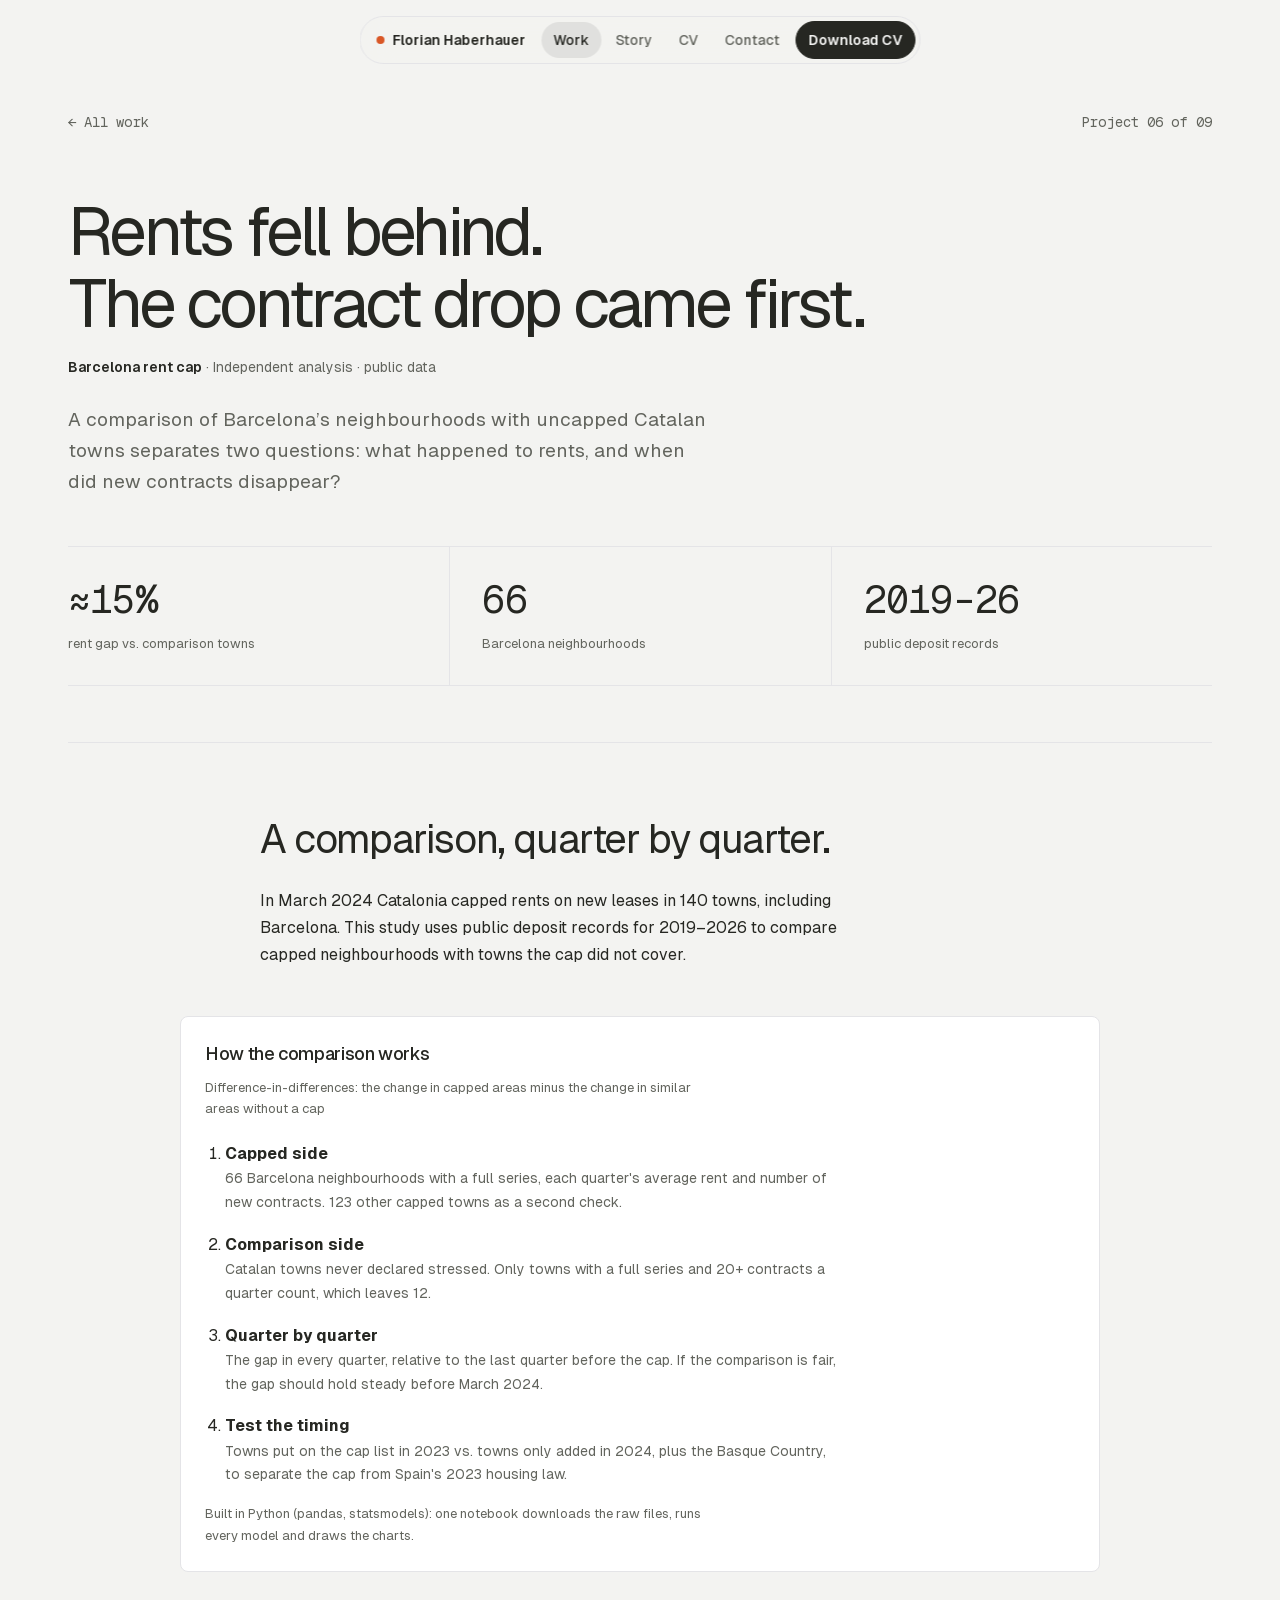
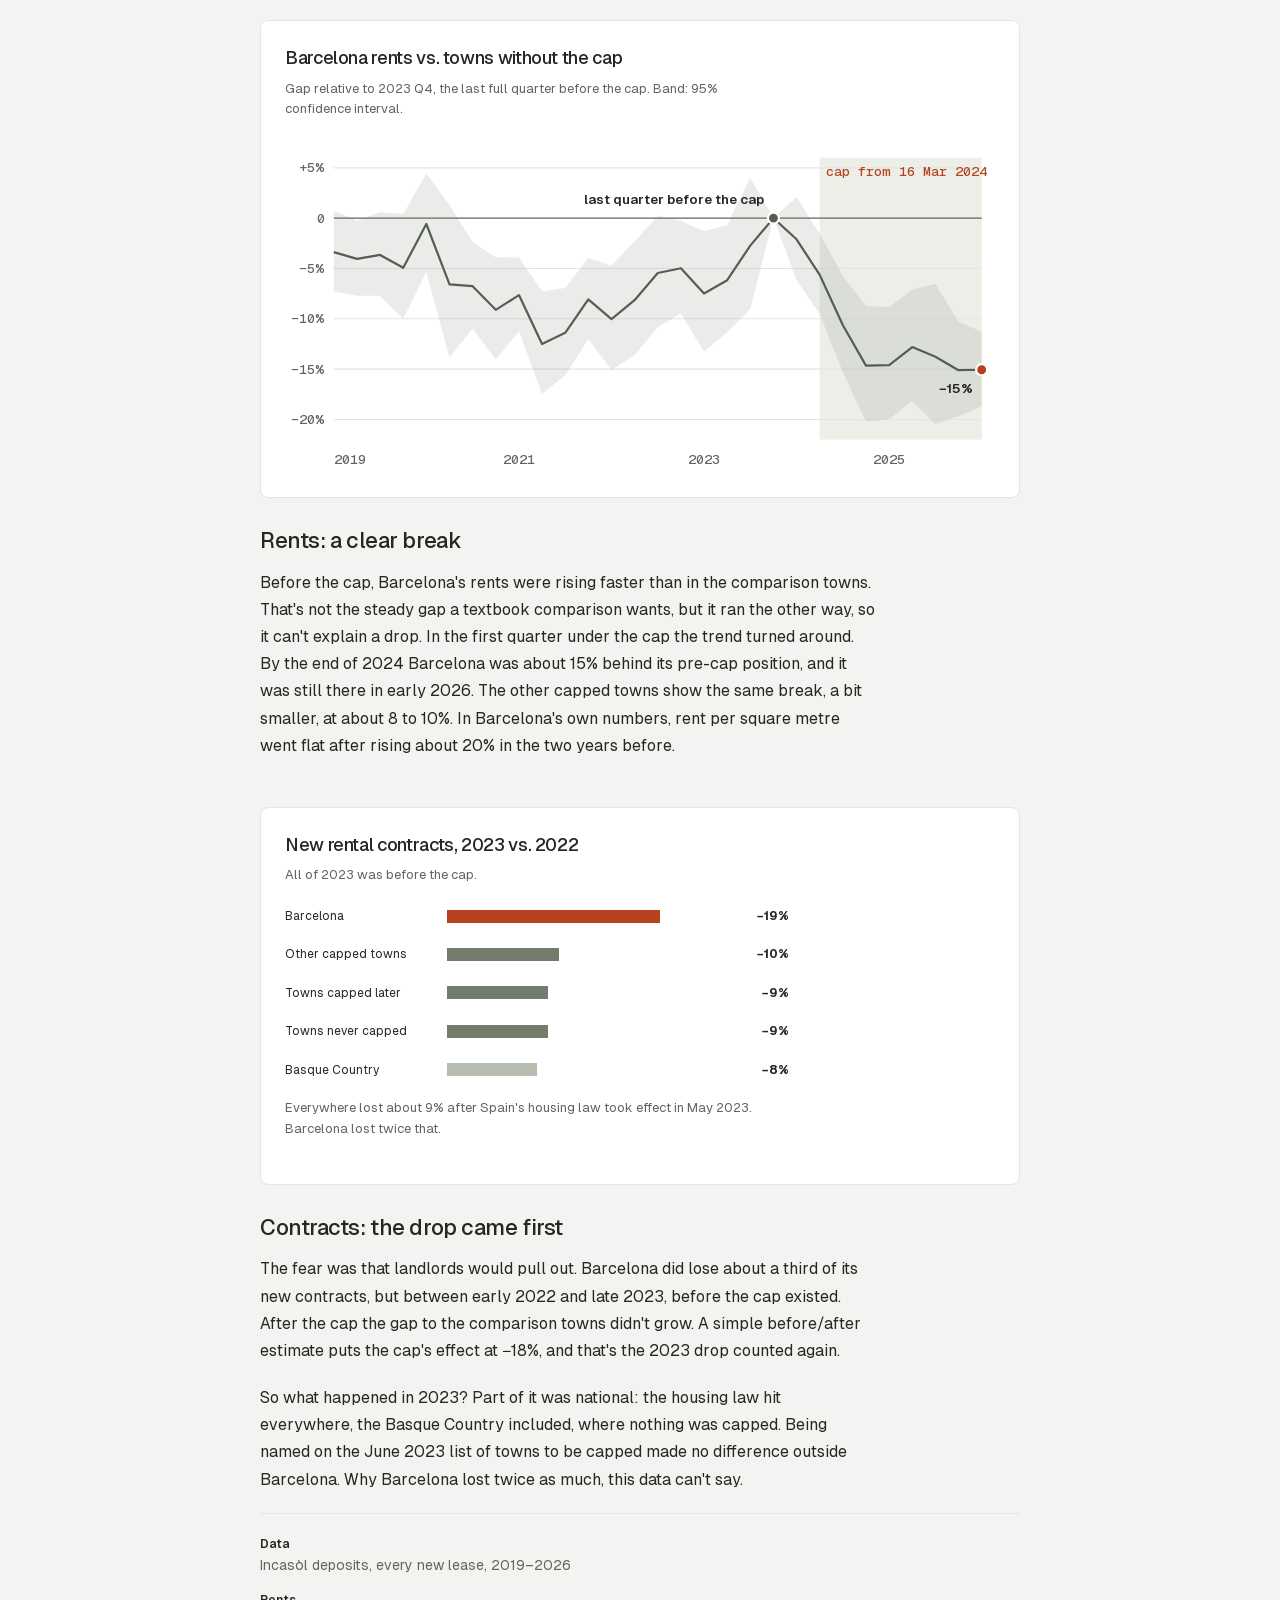
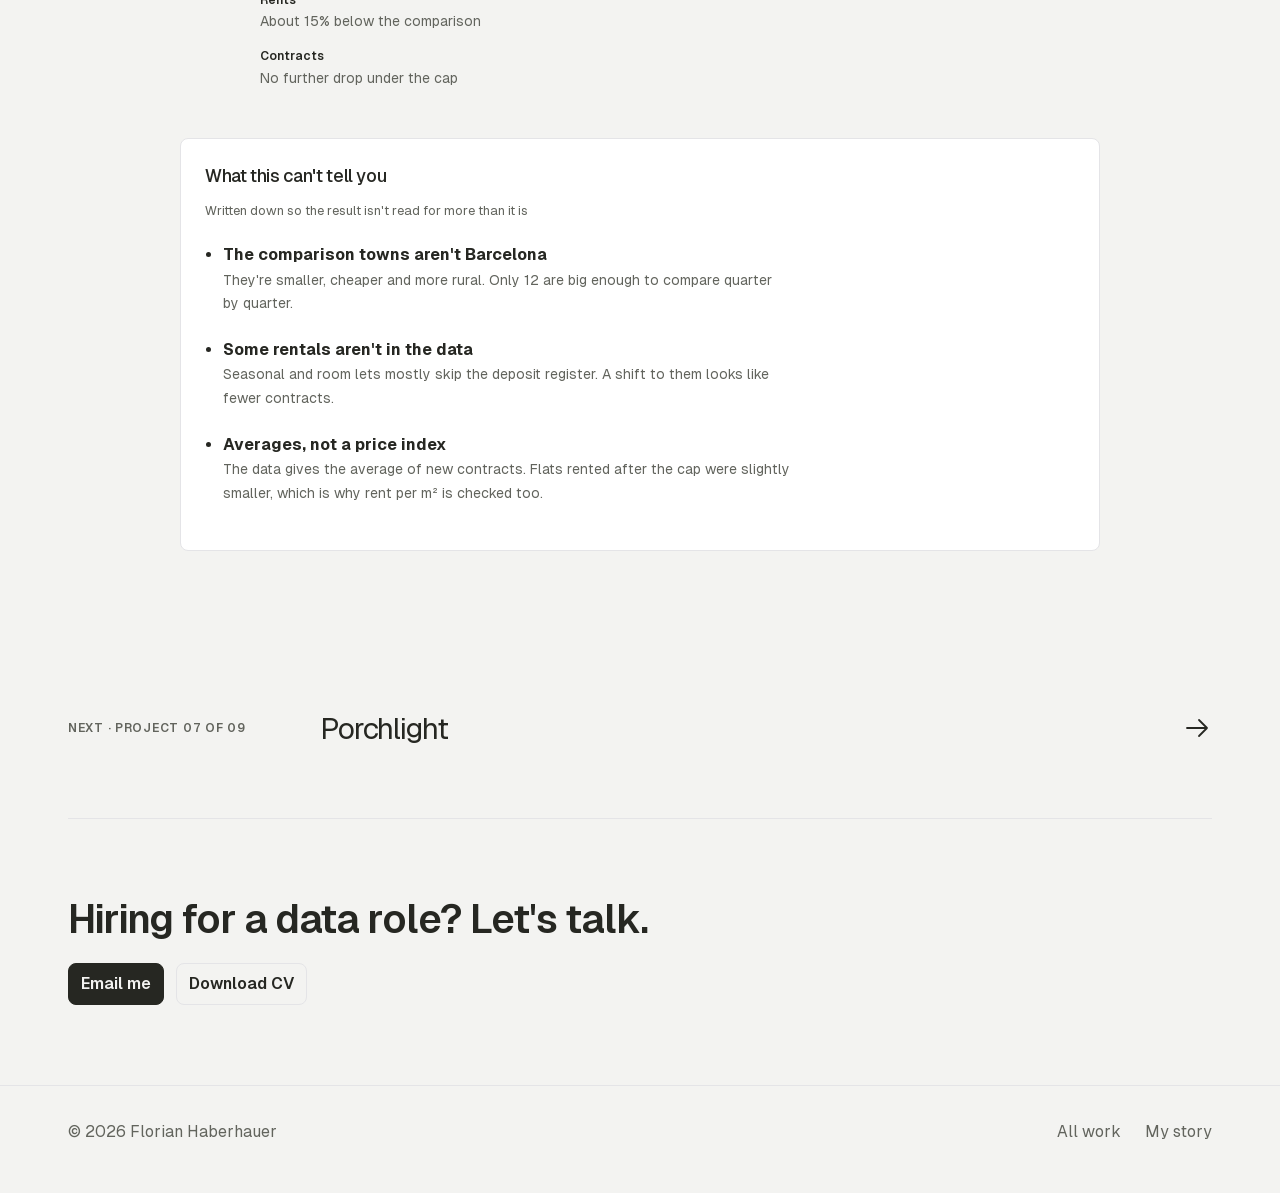
<file: projects/rent-cap.html>
<!doctype html>
<html lang="en"><head><meta charset="utf-8"><meta name="viewport" content="width=device-width,initial-scale=1">
<title>Barcelona rent cap · Florian Haberhauer</title><meta name="description" content="A comparison of Barcelona’s neighbourhoods with uncapped Catalan towns separates two questions: what happened to rents, and when did new contracts disappear?"><link rel="icon" href="../favicon.svg" type="image/svg+xml"><link rel="preload" href="../fonts/Geist-Variable.woff2" as="font" type="font/woff2" crossorigin><link rel="stylesheet" href="../css/site.css?v=7"><link rel="stylesheet" href="project.css?v=8"><link rel="stylesheet" href="theme-study.css?v=20"><script src="project.js?v=2" defer></script></head>
<body class="theme-study"><a class="skip-link" href="#main">Skip to content</a><header class="nav" aria-label="Site">
  <a class="mark" href="../index.html"><i aria-hidden="true"></i>Florian Haberhauer</a>
  <nav class="links" aria-label="Main"><a href="../index.html#work" aria-current="page">Work</a><a href="../story.html">Story</a><a href="../index.html#cv">CV</a><a href="../index.html#contact">Contact</a></nav>
  <a class="btn small" href="../Florian-Haberhauer-CV.pdf" download>Download CV</a>
  <button class="menu-btn" type="button" aria-expanded="false" aria-controls="panel" aria-label="Menu"><span></span><span></span></button>
</header>
<nav class="panel" id="panel" aria-label="Menu">
  <a href="../index.html#work">Work</a><a href="../story.html">My story</a><a href="../index.html#cv">CV</a><a href="../index.html#contact">Contact</a><a href="../Florian-Haberhauer-CV.pdf" download>Download CV</a>
</nav>
<main id="main"><div class="project-hero"><div class="crumbs"><a href="../index.html#work"><span aria-hidden="true">←</span> All work</a><span>Project 06 of 09</span></div><h1>Rents fell behind.<br>The contract drop came first.</h1><p class="meta"><b>Barcelona rent cap</b> · Independent analysis · public data</p><p class="lede">A comparison of Barcelona’s neighbourhoods with uncapped Catalan towns separates two questions: what happened to rents, and when did new contracts disappear?</p><dl class="metrics"><div><dt>≈15%</dt><dd>rent gap vs. comparison towns</dd></div><div><dt>66</dt><dd>Barcelona neighbourhoods</dd></div><div><dt>2019–26</dt><dd>public deposit records</dd></div></dl></div>
<div class="project-story"><section class="story-section"><h2>A comparison, quarter by quarter.</h2><p>In March 2024 Catalonia capped rents on new leases in 140 towns, including Barcelona. This study uses public deposit records for 2019–2026 to compare capped neighbourhoods with towns the cap did not cover.</p>  <div class="study-block">
    <figure class="flow" aria-labelledby="rc-flow-title">
      <figcaption>
        <h3 id="rc-flow-title">How the comparison works</h3>
        <p class="sub">Difference-in-differences: the change in capped areas minus the change in similar areas without a cap</p>
      </figcaption>
      <ol class="checks">
        <li><b>Capped side</b><span>66 Barcelona neighbourhoods with a full series, each quarter's average rent and number of new contracts. 123 other capped towns as a second check.</span></li>
        <li><b>Comparison side</b><span>Catalan towns never declared stressed. Only towns with a full series and 20+ contracts a quarter count, which leaves 12.</span></li>
        <li><b>Quarter by quarter</b><span>The gap in every quarter, relative to the last quarter before the cap. If the comparison is fair, the gap should hold steady before March 2024.</span></li>
        <li><b>Test the timing</b><span>Towns put on the cap list in 2023 vs. towns only added in 2024, plus the Basque Country, to separate the cap from Spain's 2023 housing law.</span></li>
      </ol>
      <p class="flow-out">Built in Python (pandas, statsmodels): one notebook downloads the raw files, runs every model and draws the charts.</p>
    </figure>
  </div>

  <div class="study-block grid attr-result flip">
    <figure class="chart-card" style="margin:0">
      <h3>Barcelona rents vs. towns without the cap</h3>
      <p class="sub">Gap relative to 2023 Q4, the last full quarter before the cap. Band: 95% confidence interval.</p>
      <svg class="es-chart" viewBox="0 0 640 300" role="img" aria-label="From 2019 to 2023 Barcelona's rents moved between 13% below and level with the comparison towns, ending level in late 2023. After the cap in March 2024 the gap fell to about 15% below by the end of 2024 and stayed there through early 2026.">
        <rect class="cap" x="482" y="16" width="146" height="254"/>
        <line class="grid" x1="44" x2="628" y1="25.1" y2="25.1"/>
        <line class="grid" x1="44" x2="628" y1="115.8" y2="115.8"/>
        <line class="grid" x1="44" x2="628" y1="161.1" y2="161.1"/>
        <line class="grid" x1="44" x2="628" y1="206.5" y2="206.5"/>
        <line class="grid" x1="44" x2="628" y1="251.9" y2="251.9"/>
        <line class="zero" x1="44" x2="628" y1="70.4" y2="70.4"/>
        <text x="36" y="29" text-anchor="end">+5%</text>
        <text x="36" y="74.4" text-anchor="end">0</text>
        <text x="36" y="119.8" text-anchor="end">−5%</text>
        <text x="36" y="165.1" text-anchor="end">−10%</text>
        <text x="36" y="210.5" text-anchor="end">−15%</text>
        <text x="36" y="255.9" text-anchor="end">−20%</text>
        <path class="band" d="M44.0,63.9 L64.9,72.6 L85.7,65.2 L106.6,66.7 L127.4,30.2 L148.3,58.8 L169.1,91.9 L190.0,105.7 L210.9,105.9 L231.7,136.3 L252.6,133.5 L273.4,106.4 L294.3,113.1 L315.1,91.5 L336.0,68.2 L356.9,72.9 L377.7,82.2 L398.6,76.7 L419.4,34.3 L440.3,70.4 L461.1,51.3 L482.0,84.8 L502.9,122.6 L523.7,149.7 L544.6,150.7 L565.4,134.7 L586.3,129.7 L607.1,163.7 L628.0,172.9 L628.0,239.9 L607.1,249.0 L586.3,256.0 L565.4,235.3 L544.6,251.8 L523.7,253.7 L502.9,209.1 L482.0,156.9 L461.1,126.2 L440.3,70.4 L419.4,152.3 L398.6,173.3 L377.7,190.9 L356.9,156.3 L336.0,168.7 L315.1,194.1 L294.3,207.3 L273.4,179.4 L252.6,212.2 L231.7,228.8 L210.9,172.5 L190.0,197.9 L169.1,169.9 L148.3,196.1 L127.4,119.0 L106.6,161.1 L85.7,140.5 L64.9,140.3 L44.0,136.8 Z"/>
        <path class="line" d="M44.0,101.1 L64.9,107.1 L85.7,103.6 L106.6,115.2 L127.4,75.7 L148.3,130.2 L169.1,131.8 L190.0,153.1 L210.9,139.8 L231.7,183.9 L252.6,173.8 L273.4,143.7 L294.3,161.5 L315.1,144.4 L336.0,119.9 L356.9,115.6 L377.7,138.3 L398.6,126.4 L419.4,95.2 L440.3,70.4 L461.1,89.5 L482.0,121.6 L502.9,167.0 L523.7,203.4 L544.6,202.9 L565.4,186.6 L586.3,195.4 L607.1,207.5 L628.0,207.1"/>
        <circle class="dot" cx="440.3" cy="70.4" r="5"/>
        <circle class="dot hot" cx="628" cy="207.1" r="5"/>
        <text class="flag" x="488" y="32">cap from 16 Mar 2024</text>
        <text class="lbl" x="432" y="58" text-anchor="end">last quarter before the cap</text>
        <text class="lbl" x="620" y="228" text-anchor="end">−15%</text>
        <text x="44" y="292">2019</text><text x="210.9" y="292" text-anchor="middle">2021</text><text x="377.7" y="292" text-anchor="middle">2023</text><text x="544.6" y="292" text-anchor="middle">2025</text>
      </svg>
    </figure>
    <div>
      <h3 class="result-h">Rents: a clear break</h3>
      <p class="body">Before the cap, Barcelona's rents were rising faster than in the comparison towns. That's not the steady gap a textbook comparison wants, but it ran the other way, so it can't explain a drop. In the first quarter under the cap the trend turned around. By the end of 2024 Barcelona was about 15% behind its pre-cap position, and it was still there in early 2026. The other capped towns show the same break, a bit smaller, at about 8 to 10%. In Barcelona's own numbers, rent per square metre went flat after rising about 20% in the two years before.</p>
    </div>
  </div>

  <div class="study-block grid attr-result">
    <figure class="chart-card" style="margin:0">
      <h3>New rental contracts, 2023 vs. 2022</h3>
      <p class="sub">All of 2023 was before the cap.</p>
      <ul class="rules" aria-label="Change in new rental contracts, 2023 vs. 2022">
        <li class="hot"><span>Barcelona</span><span class="track"><span class="fill" style="--v:76%"></span></span><b>−19%</b></li>
        <li><span>Other capped towns</span><span class="track"><span class="fill" style="--v:40%"></span></span><b>−10%</b></li>
        <li><span>Towns capped later</span><span class="track"><span class="fill" style="--v:36%"></span></span><b>−9%</b></li>
        <li><span>Towns never capped</span><span class="track"><span class="fill" style="--v:36%"></span></span><b>−9%</b></li>
        <li class="noise"><span>Basque Country</span><span class="track"><span class="fill" style="--v:32%"></span></span><b>−8%</b></li>
      </ul>
      <p class="rules-note hot-note">Everywhere lost about 9% after Spain's housing law took effect in May 2023. Barcelona lost twice that.</p>
    </figure>
    <div>
      <h3 class="result-h">Contracts: the drop came first</h3>
      <p class="body">The fear was that landlords would pull out. Barcelona did lose about a third of its new contracts, but between early 2022 and late 2023, before the cap existed. After the cap the gap to the comparison towns didn't grow. A simple before/after estimate puts the cap's effect at −18%, and that's the 2023 drop counted again.</p>
      <p class="body">So what happened in 2023? Part of it was national: the housing law hit everywhere, the Basque Country included, where nothing was capped. Being named on the June 2023 list of towns to be capped made no difference outside Barcelona. Why Barcelona lost twice as much, this data can't say.</p>
      <dl class="facts">
        <div><dt>Data</dt><dd>Incasòl deposits, every new lease, 2019–2026</dd></div>
        <div><dt>Rents</dt><dd>About 15% below the comparison</dd></div>
        <div><dt>Contracts</dt><dd>No further drop under the cap</dd></div>
      </dl>
    </div>
  </div>

  <div class="study-block">
    <figure class="flow" aria-labelledby="rc-limits-title">
      <figcaption>
        <h3 id="rc-limits-title">What this can't tell you</h3>
        <p class="sub">Written down so the result isn't read for more than it is</p>
      </figcaption>
      <ul class="limits">
        <li><b>The comparison towns aren't Barcelona</b><span>They're smaller, cheaper and more rural. Only 12 are big enough to compare quarter by quarter.</span></li>
        <li><b>Some rentals aren't in the data</b><span>Seasonal and room lets mostly skip the deposit register. A shift to them looks like fewer contracts.</span></li>
        <li><b>Averages, not a price index</b><span>The data gives the average of new contracts. Flats rented after the cap were slightly smaller, which is why rent per m² is checked too.</span></li>
      </ul>
    </figure>
  </div>
</section></div><a class="next-project" href="porchlight.html"><span>Next · Project 07 of 09</span><strong>Porchlight</strong><span aria-hidden="true">→</span></a><section class="talk" aria-labelledby="talk-h"><h2 id="talk-h">Hiring for a data role? Let's talk.</h2>
<div class="actions"><a class="btn" href="mailto:haberhauer34@gmail.com?subject=Hello%20Florian">Email me</a><a class="btn ghost" href="../Florian-Haberhauer-CV.pdf" download>Download CV</a></div></section>
</main><footer class="foot"><div class="wrap"><span>© 2026 Florian Haberhauer</span><nav aria-label="Footer"><a href="../index.html#work">All work</a><a href="../story.html">My story</a></nav></div></footer><script src="../js/site.js?v=2" defer></script>
</body></html>
</file>
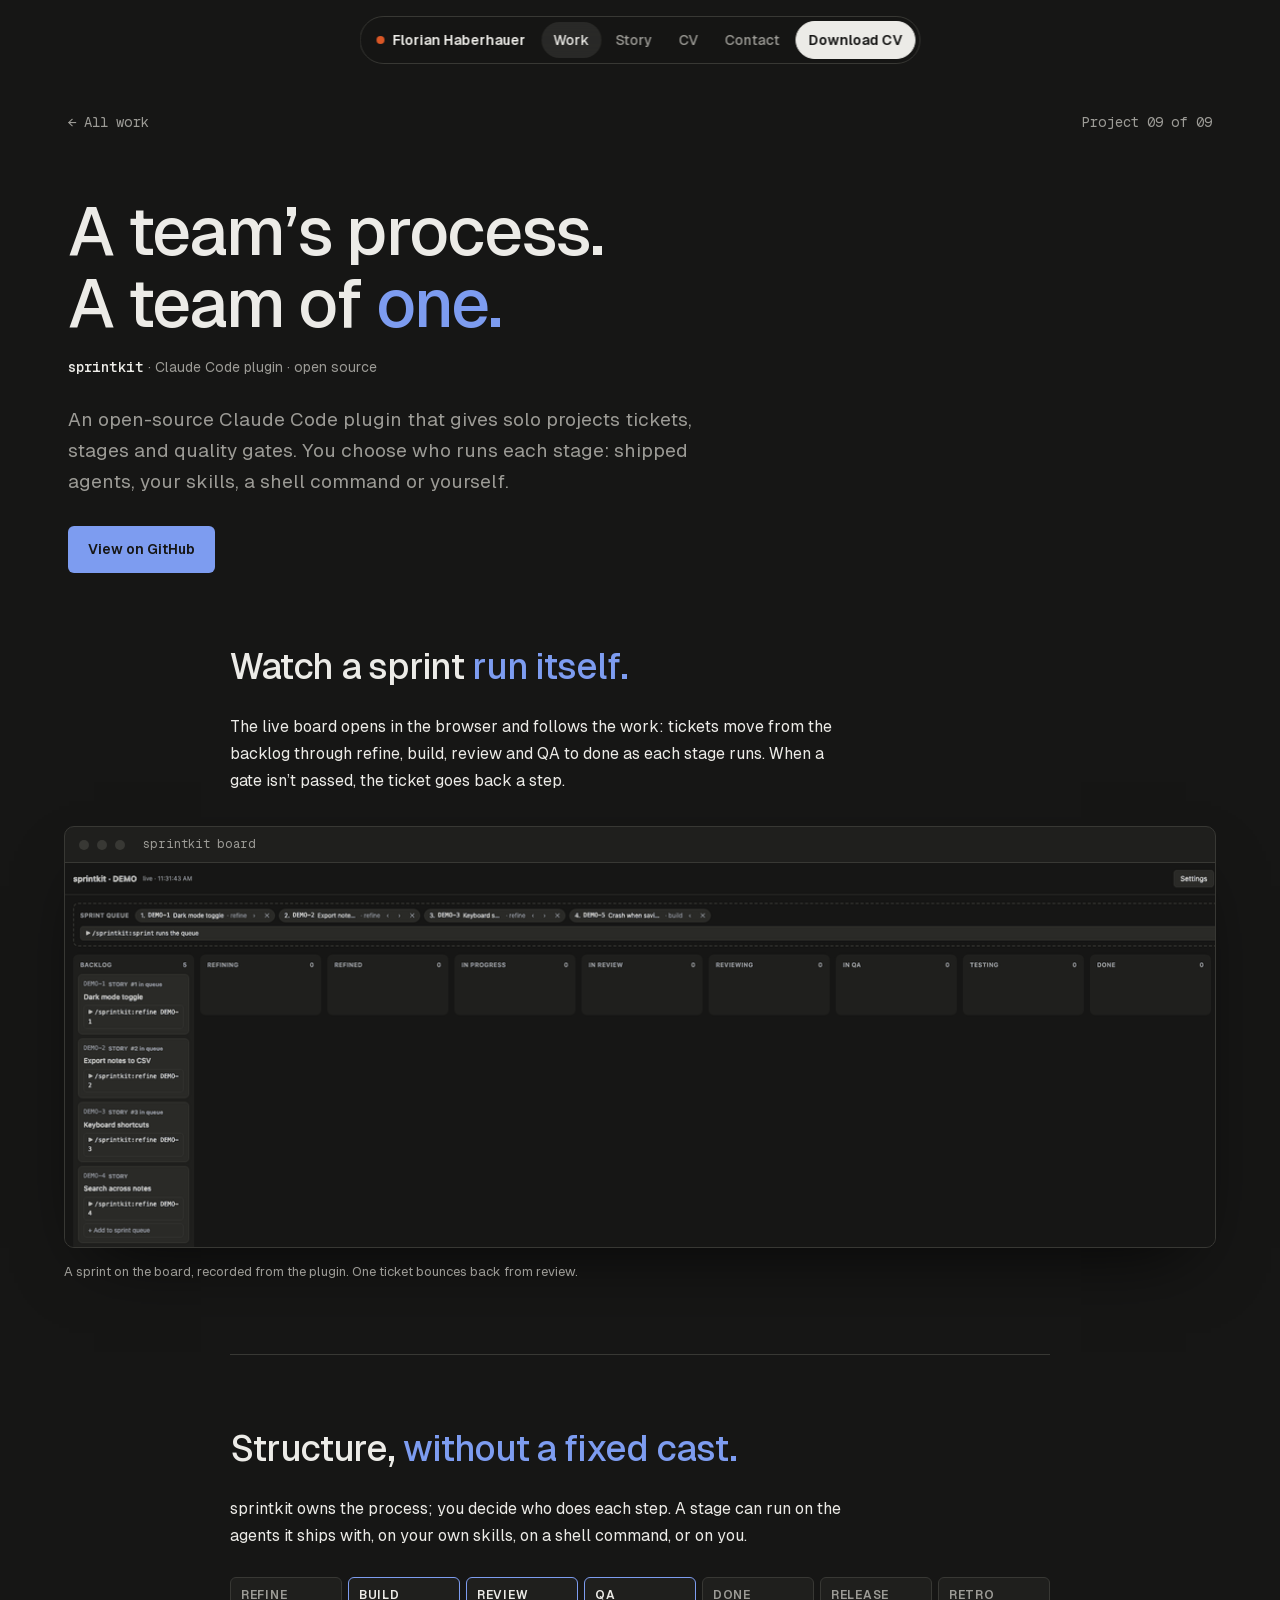
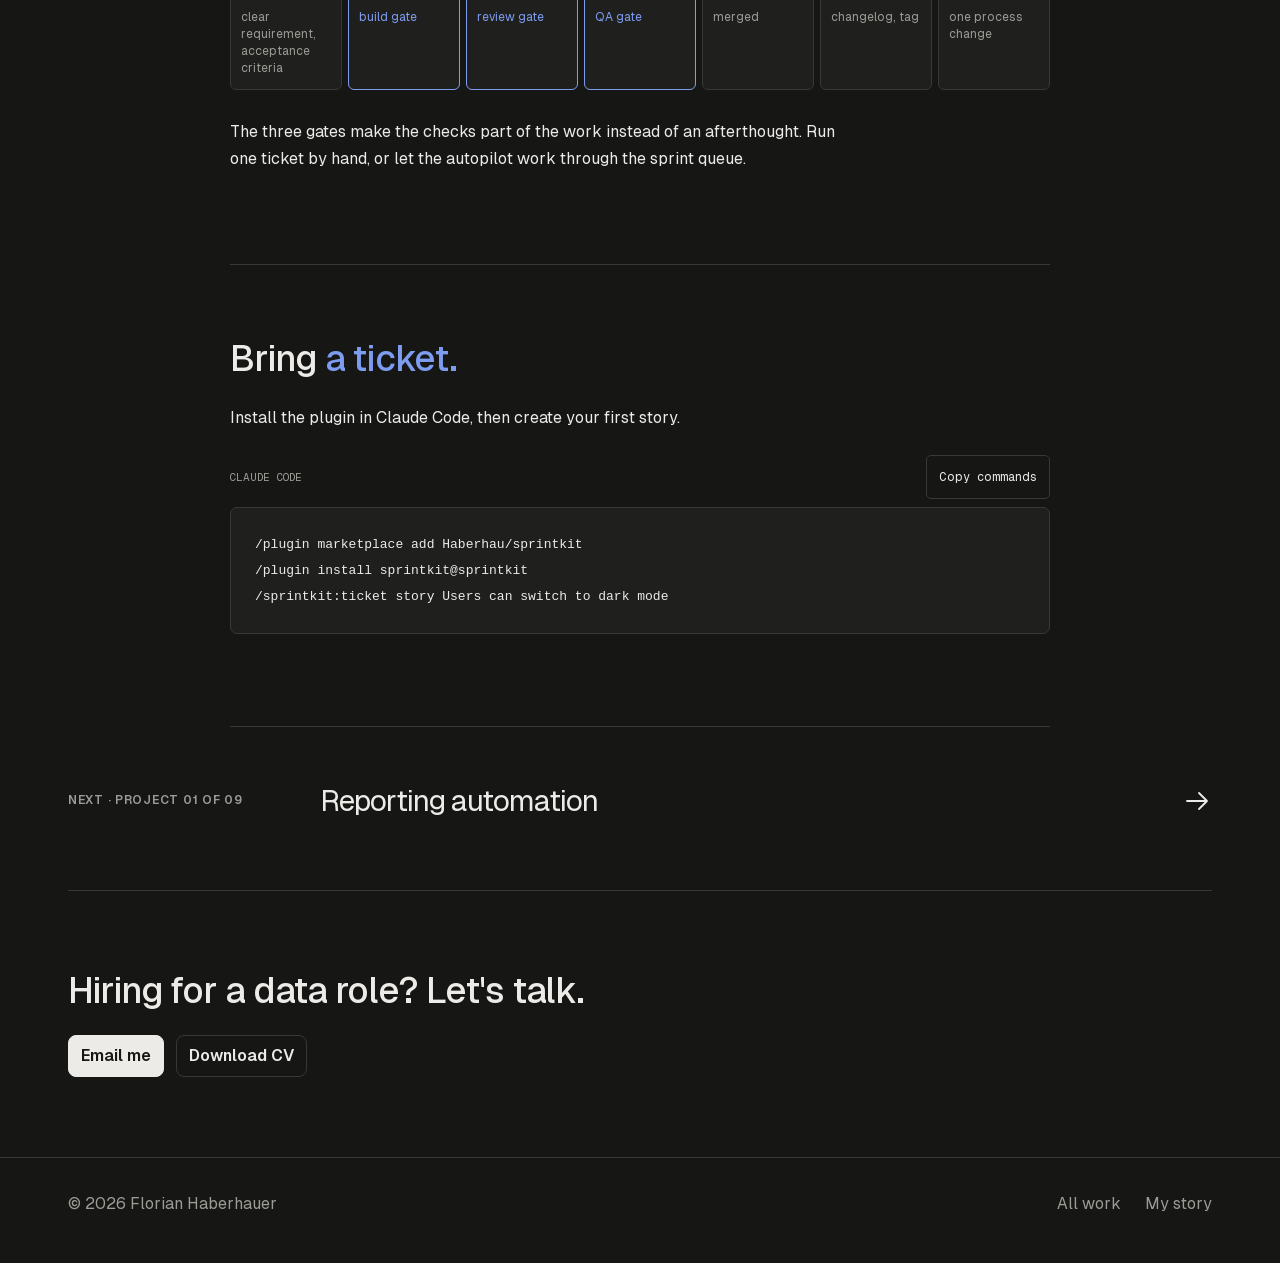
<file: projects/sprintkit.html>
<!doctype html>
<html lang="en"><head><meta charset="utf-8"><meta name="viewport" content="width=device-width,initial-scale=1">
<title>sprintkit · Florian Haberhauer</title><meta name="description" content="An open-source Claude Code plugin that gives solo projects tickets, stages and quality gates. You choose who runs each stage: shipped agents, your skills, a shell command or yourself."><link rel="icon" href="../favicon.svg" type="image/svg+xml"><link rel="preload" href="../fonts/Geist-Variable.woff2" as="font" type="font/woff2" crossorigin><link rel="stylesheet" href="../css/site.css?v=7"><link rel="stylesheet" href="project.css?v=8"><link rel="stylesheet" href="theme-sprintkit.css?v=20"><script src="project.js?v=2" defer></script></head>
<body class="theme-sprintkit"><a class="skip-link" href="#main">Skip to content</a><header class="nav" aria-label="Site">
  <a class="mark" href="../index.html"><i aria-hidden="true"></i>Florian Haberhauer</a>
  <nav class="links" aria-label="Main"><a href="../index.html#work" aria-current="page">Work</a><a href="../story.html">Story</a><a href="../index.html#cv">CV</a><a href="../index.html#contact">Contact</a></nav>
  <a class="btn small" href="../Florian-Haberhauer-CV.pdf" download>Download CV</a>
  <button class="menu-btn" type="button" aria-expanded="false" aria-controls="panel" aria-label="Menu"><span></span><span></span></button>
</header>
<nav class="panel" id="panel" aria-label="Menu">
  <a href="../index.html#work">Work</a><a href="../story.html">My story</a><a href="../index.html#cv">CV</a><a href="../index.html#contact">Contact</a><a href="../Florian-Haberhauer-CV.pdf" download>Download CV</a>
</nav>
<main id="main">
<div class="project-hero">
  <div class="crumbs"><a href="../index.html#work"><span aria-hidden="true">←</span> All work</a><span>Project 09 of 09</span></div>
  <h1>A team’s process.<br>A team of <em>one.</em></h1><p class="meta"><b>sprintkit</b> · Claude Code plugin · open source</p>
  <p class="lede">An open-source Claude Code plugin that gives solo projects tickets, stages and quality gates. You choose who runs each stage: shipped agents, your skills, a shell command or yourself.</p>
  <a class="button" href="https://github.com/Haberhau/sprintkit">View on GitHub</a>
  
</div>
<div class="project-story">
  <section class="story-section">
    <h2>Watch a sprint <em>run itself.</em></h2>
    <p>The live board opens in the browser and follows the work: tickets move from the backlog through refine, build, review and QA to done as each stage runs. When a gate isn’t passed, the ticket goes back a step.</p>
    <figure class="board-demo">
      <div class="window"><div class="window-bar"><i></i><i></i><i></i><span>sprintkit board</span></div>
        <div class="window-scroll"><img src="img/sprintkit/demo.gif" width="1140" height="380" alt="A sprint on the sprintkit board: tickets move from backlog through refine, build, review and QA to done; one bounces back from review"></div></div>
      <figcaption>A sprint on the board, recorded from the plugin. One ticket bounces back from review.</figcaption>
    </figure>
  </section>
  <section class="story-section">
    <h2>Structure, <em>without a fixed cast.</em></h2>
    <p>sprintkit owns the process; you decide who does each step. A stage can run on the agents it ships with, on your own skills, on a shell command, or on you.</p>
    <ol class="stages">
      <li>Refine<small>clear requirement, acceptance criteria</small></li>
      <li class="gate">Build<small>build gate</small></li>
      <li class="gate">Review<small>review gate</small></li>
      <li class="gate">QA<small>QA gate</small></li>
      <li>Done<small>merged</small></li>
      <li>Release<small>changelog, tag</small></li>
      <li>Retro<small>one process change</small></li>
    </ol>
    <p>The three gates make the checks part of the work instead of an afterthought. Run one ticket by hand, or let the autopilot work through the sprint queue.</p>
  </section>
  <section class="story-section">
    <h2>Bring <em>a ticket.</em></h2>
    <p>Install the plugin in Claude Code, then create your first story.</p>
    <div class="code-heading"><span>CLAUDE CODE</span><button id="copy-install" type="button">Copy commands</button></div><pre><code id="install-commands">/plugin marketplace add Haberhau/sprintkit
/plugin install sprintkit@sprintkit
/sprintkit:ticket story Users can switch to dark mode</code></pre><p id="copy-status" class="caption" role="status"></p>
  </section>
</div>
<a class="next-project" href="reporting.html"><span>Next · Project 01 of 09</span><strong>Reporting automation</strong><span aria-hidden="true">→</span></a>
<section class="talk" aria-labelledby="talk-h"><h2 id="talk-h">Hiring for a data role? Let's talk.</h2>
<div class="actions"><a class="btn" href="mailto:haberhauer34@gmail.com?subject=Hello%20Florian">Email me</a><a class="btn ghost" href="../Florian-Haberhauer-CV.pdf" download>Download CV</a></div></section>
</main>
<footer class="foot"><div class="wrap"><span>© 2026 Florian Haberhauer</span><nav aria-label="Footer"><a href="../index.html#work">All work</a><a href="../story.html">My story</a></nav></div></footer>
<script src="../js/site.js?v=2" defer></script>
</body></html>
</file>
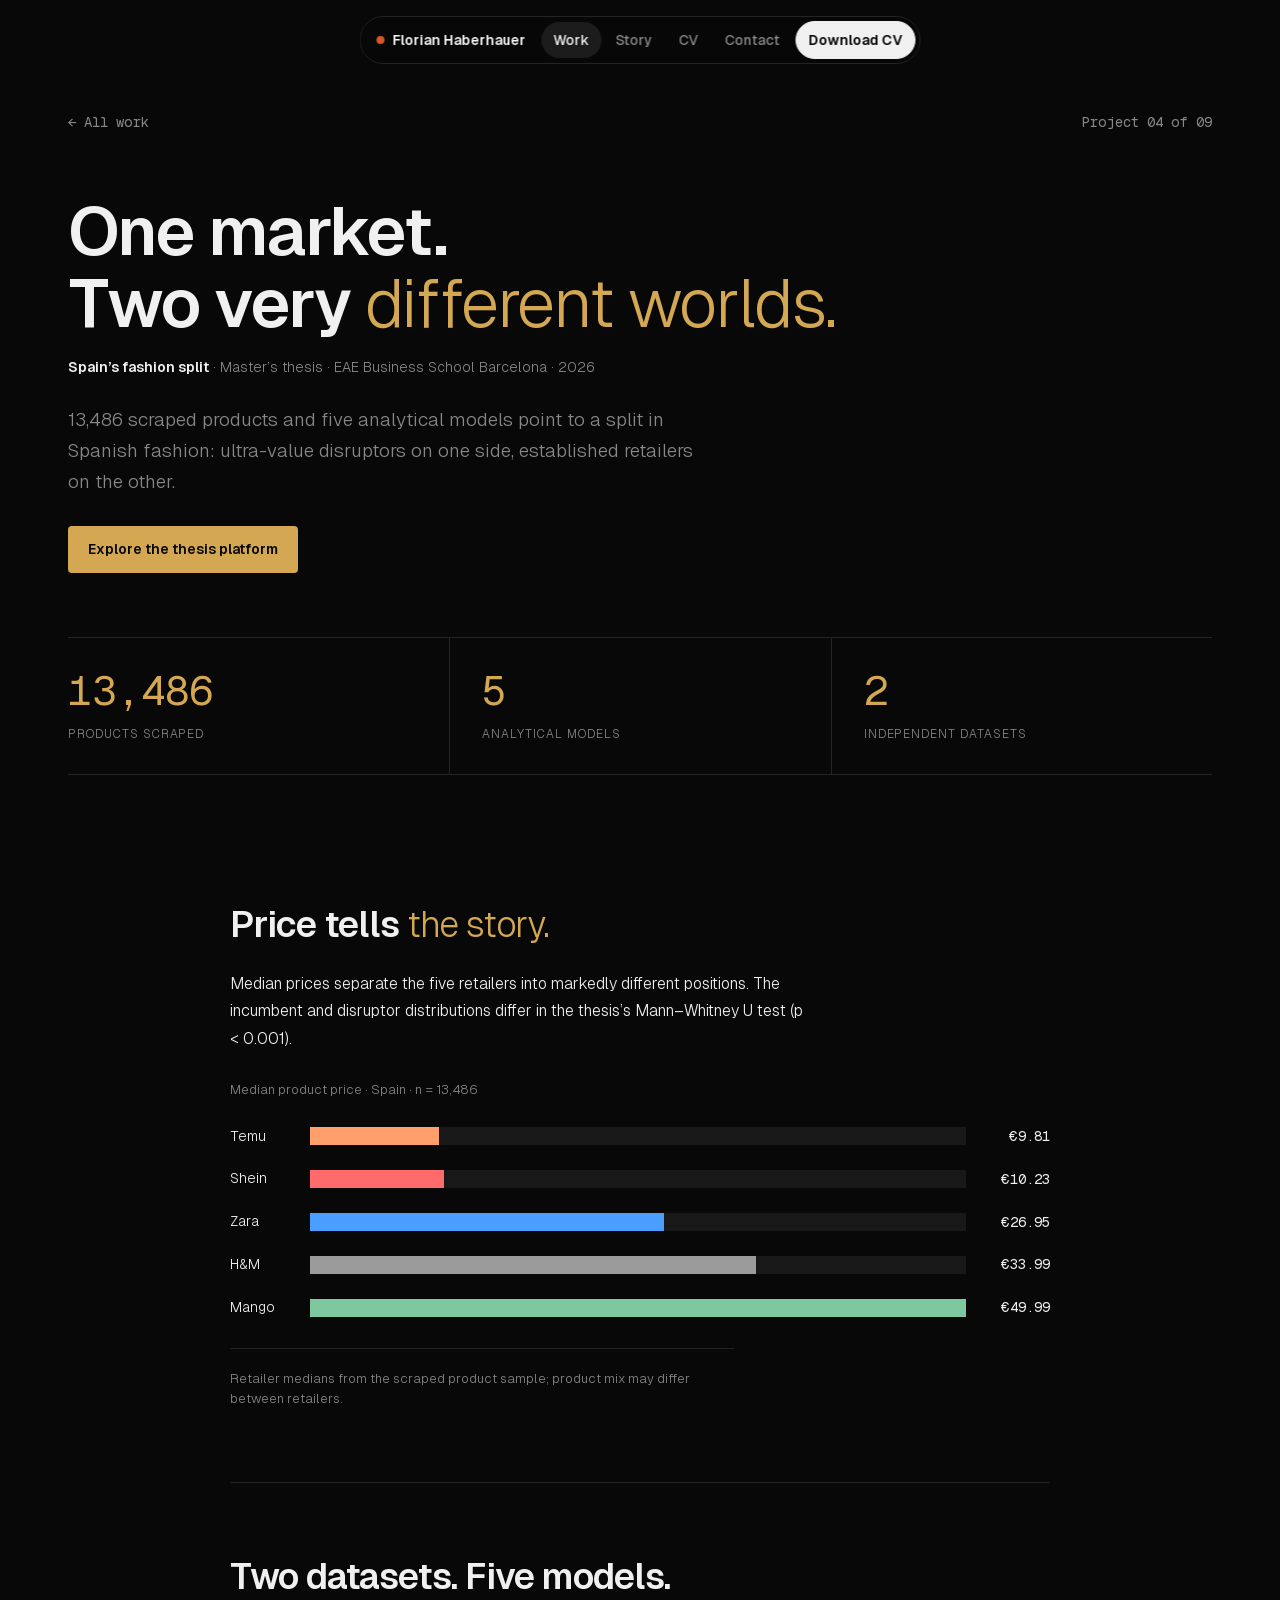
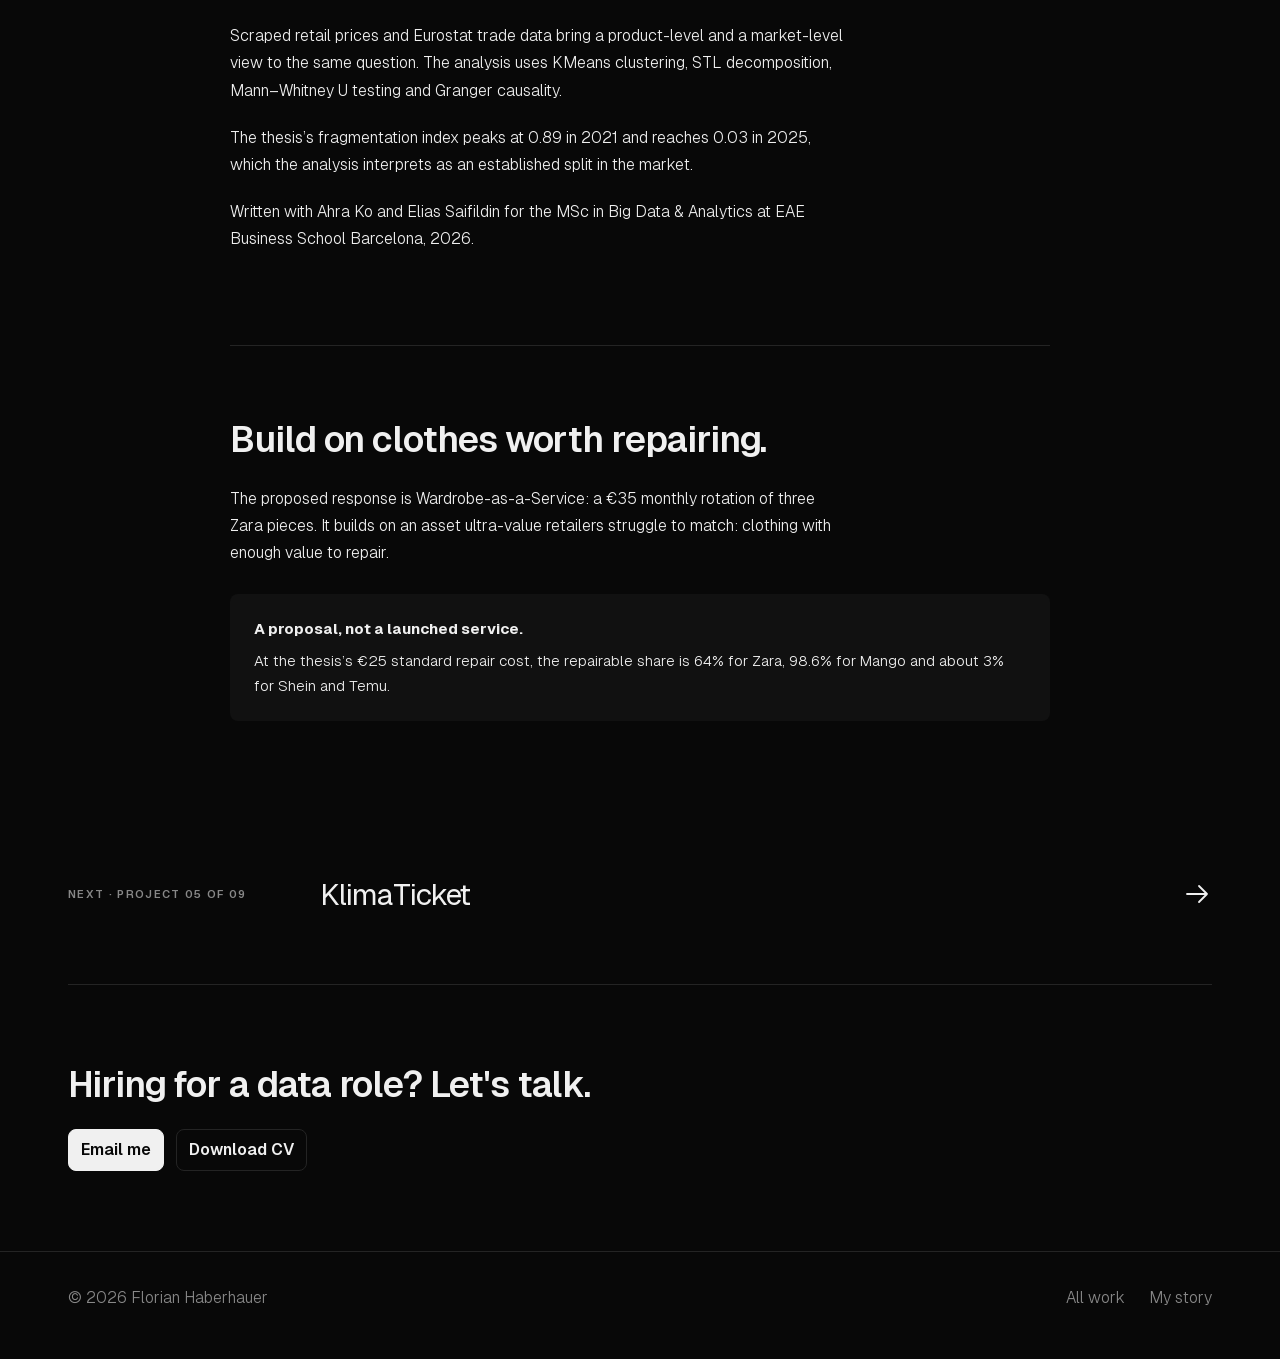
<file: projects/thesis.html>
<!doctype html>
<html lang="en"><head><meta charset="utf-8"><meta name="viewport" content="width=device-width,initial-scale=1">
<title>Spain’s fashion split · Florian Haberhauer</title><meta name="description" content="13,486 scraped products and five analytical models point to a split in Spanish fashion: ultra-value disruptors on one side, established retailers on the other."><link rel="icon" href="../favicon.svg" type="image/svg+xml"><link rel="preload" href="../fonts/Geist-Variable.woff2" as="font" type="font/woff2" crossorigin><link rel="stylesheet" href="../css/site.css?v=7"><link rel="stylesheet" href="project.css?v=8"><link rel="stylesheet" href="theme-thesis.css?v=20"><script src="project.js?v=2" defer></script></head>
<body class="theme-thesis"><a class="skip-link" href="#main">Skip to content</a><header class="nav" aria-label="Site">
  <a class="mark" href="../index.html"><i aria-hidden="true"></i>Florian Haberhauer</a>
  <nav class="links" aria-label="Main"><a href="../index.html#work" aria-current="page">Work</a><a href="../story.html">Story</a><a href="../index.html#cv">CV</a><a href="../index.html#contact">Contact</a></nav>
  <a class="btn small" href="../Florian-Haberhauer-CV.pdf" download>Download CV</a>
  <button class="menu-btn" type="button" aria-expanded="false" aria-controls="panel" aria-label="Menu"><span></span><span></span></button>
</header>
<nav class="panel" id="panel" aria-label="Menu">
  <a href="../index.html#work">Work</a><a href="../story.html">My story</a><a href="../index.html#cv">CV</a><a href="../index.html#contact">Contact</a><a href="../Florian-Haberhauer-CV.pdf" download>Download CV</a>
</nav>
<main id="main"><div class="project-hero"><div class="crumbs"><a href="../index.html#work"><span aria-hidden="true">←</span> All work</a><span>Project 04 of 09</span></div><h1>One market.<br>Two very <em>different worlds.</em></h1><p class="meta"><b>Spain’s fashion split</b> · Master’s thesis · EAE Business School Barcelona · 2026</p><p class="lede">13,486 scraped products and five analytical models point to a split in Spanish fashion: ultra-value disruptors on one side, established retailers on the other.</p><a class="button" href="https://master-thesis-emzb.onrender.com">Explore the thesis platform</a><dl class="metrics"><div><dt>13,486</dt><dd>products scraped</dd></div><div><dt>5</dt><dd>analytical models</dd></div><div><dt>2</dt><dd>independent datasets</dd></div></dl></div>
<div class="project-story"><section class="story-section"><h2>Price tells <em>the story.</em></h2><p>Median prices separate the five retailers into markedly different positions. The incumbent and disruptor distributions differ in the thesis’s Mann–Whitney U test (p &lt; 0.001).</p><figure class="price-chart"><figcaption>Median product price · Spain · n = 13,486</figcaption><div class="price-row"><span>Temu</span><div class="price-track"><i style="width:19.62%;" class="temu"></i></div><b>€9.81</b></div><div class="price-row"><span>Shein</span><div class="price-track"><i style="width:20.46%;" class="shein"></i></div><b>€10.23</b></div><div class="price-row"><span>Zara</span><div class="price-track"><i style="width:53.9%;" class="zara"></i></div><b>€26.95</b></div><div class="price-row"><span>H&M</span><div class="price-track"><i style="width:67.98%;" class="hm"></i></div><b>€33.99</b></div><div class="price-row"><span>Mango</span><div class="price-track"><i style="width:99.98%;" class="mango"></i></div><b>€49.99</b></div><p class="caption">Retailer medians from the scraped product sample; product mix may differ between retailers.</p></figure></section><section class="story-section"><h2>Two datasets. Five models.</h2><p>Scraped retail prices and Eurostat trade data bring a product-level and a market-level view to the same question. The analysis uses KMeans clustering, STL decomposition, Mann–Whitney U testing and Granger causality.</p><p>The thesis’s fragmentation index peaks at 0.89 in 2021 and reaches 0.03 in 2025, which the analysis interprets as an established split in the market.</p><p>Written with Ahra Ko and Elias Saifildin for the MSc in Big Data &amp; Analytics at EAE Business School Barcelona, 2026.</p></section><section class="story-section"><h2>Build on clothes worth repairing.</h2><p>The proposed response is Wardrobe-as-a-Service: a €35 monthly rotation of three Zara pieces. It builds on an asset ultra-value retailers struggle to match: clothing with enough value to repair.</p><aside class="note"><b>A proposal, not a launched service.</b> At the thesis’s €25 standard repair cost, the repairable share is 64% for Zara, 98.6% for Mango and about 3% for Shein and Temu.</aside></section></div><a class="next-project" href="klimaticket.html"><span>Next · Project 05 of 09</span><strong>KlimaTicket</strong><span aria-hidden="true">→</span></a><section class="talk" aria-labelledby="talk-h"><h2 id="talk-h">Hiring for a data role? Let's talk.</h2>
<div class="actions"><a class="btn" href="mailto:haberhauer34@gmail.com?subject=Hello%20Florian">Email me</a><a class="btn ghost" href="../Florian-Haberhauer-CV.pdf" download>Download CV</a></div></section>
</main><footer class="foot"><div class="wrap"><span>© 2026 Florian Haberhauer</span><nav aria-label="Footer"><a href="../index.html#work">All work</a><a href="../story.html">My story</a></nav></div></footer><script src="../js/site.js?v=2" defer></script>
</body></html>
</file>
<file: projects/process.css>
/* Process charts for the work case pages (reporting, click & collect glazing, rebuy): how the work was done, no results.
   Builds on case.css + bridge.css (their --ink, --muted, --rule, --sky-soft, --mark, .node, .flow). */

/* A pipeline of systems and steps, left to right, top to bottom on phones */
.pipe { list-style: none; margin: 26px 0 0; padding: 0; display: flex; align-items: stretch; gap: 0; }
.pipe > li { flex: 1 1 0; min-width: 0; display: flex; align-items: stretch; }
.pipe > li + li::before { content: "→"; flex: none; align-self: center; width: 30px; text-align: center; font: 600 16px var(--f); color: var(--ink); }
.pipe .node { flex: 1; align-content: start; }
.pipe .node.me { background: var(--paper); border: 2px solid var(--mark); }
.pipe .node.me small { color: var(--mark); }
.pipe .fork { flex: 1; display: grid; gap: 8px; }
@media (max-width: 880px) {
  .pipe { flex-direction: column; max-width: 440px; }
  .pipe > li { flex-direction: column; }
  .pipe > li + li::before { content: "↓"; width: auto; padding: 6px 0 6px 18px; text-align: left; align-self: flex-start; }
}

/* Numbered process with who did each step, and the snags each system threw up */
.process { list-style: none; counter-reset: p; margin: 26px 0 0; padding: 0; }
.process > li { counter-increment: p; display: grid; grid-template-columns: 5.5em minmax(0, 1.1fr) minmax(0, 1fr); gap: 6px 28px; padding: 16px 0; border-top: 1px solid var(--rule); align-items: start; }
.process > li:last-child { border-bottom: 1px solid var(--rule); }
.who { justify-self: start; font: 600 12px/1 var(--f); padding: 6px 9px; border: 1px solid var(--rule); color: var(--muted); white-space: nowrap; }
.who::before { content: counter(p) "  "; }
.who.me { background: var(--ink); border-color: var(--ink); color: #fff; }
.step b { display: block; font: 700 15px/1.3 var(--f); }
.step span { display: block; margin-top: 4px; font-size: 14px; line-height: 1.5; color: var(--muted); }
.snag { font-size: 13.5px; line-height: 1.5; color: var(--muted); padding: 10px 12px; border-radius: 6px; background: #fbeee6; }
.snag strong { display: block; font: 700 12px/1.4 var(--f); color: var(--mark); letter-spacing: .02em; }
.legend { display: flex; flex-wrap: wrap; gap: 8px 18px; margin-top: 12px; font-size: 13px; color: var(--muted); }
.legend span { display: inline-flex; align-items: center; gap: 8px; }
.legend i { display: inline-block; width: 12px; height: 12px; border: 1px solid var(--rule); }
.legend i.me { background: var(--ink); border-color: var(--ink); }
.legend i.snag-key { border: 0; background: #fbeee6; box-shadow: inset 0 0 0 1px #f0c9b0; }
@media (max-width: 880px) { .process > li { grid-template-columns: minmax(0, 1fr); } }

/* Cleaning steps as a column of states, each arrow carrying the rule that was applied */
.stack { list-style: none; margin: 24px 0 0; padding: 0; display: grid; gap: 0; max-width: 640px; }
.stack .node { display: grid; grid-template-columns: minmax(0, 12em) minmax(0, 1fr); gap: 4px 16px; align-items: baseline; }
.stack .node b { font: 700 15px/1.3 var(--f); }
.stack .rule { position: relative; padding: 12px 0 12px 44px; font-size: 13.5px; line-height: 1.45; color: var(--muted); }
.stack .rule::before { content: ""; position: absolute; left: 22px; top: 4px; bottom: 4px; border-left: 1.5px solid var(--ink); }
.stack .rule::after { content: ""; position: absolute; left: 18.5px; bottom: 4px; width: 7px; height: 7px; border: solid var(--ink); border-width: 0 1.5px 1.5px 0; transform: rotate(45deg); }
.stack .rule strong { color: var(--ink); }
.stack .sources { display: grid; grid-template-columns: minmax(0, 1fr) minmax(0, 1fr); gap: 8px; }
.stack .sources .node { grid-template-columns: minmax(0, 1fr); align-content: start; }
@media (max-width: 520px) { .stack .node { grid-template-columns: minmax(0, 1fr); } .stack .sources { grid-template-columns: minmax(0, 1fr); } }

/* "Internal project" note, in place of the old "illustrative figures" line */
.internal { display: inline-block; margin-top: 20px; font: 600 13px/1.4 var(--f); color: var(--ink); background: var(--sky-soft); padding: 6px 10px; }
.questions { list-style: none; margin: 18px 0 0; padding: 0; display: grid; gap: 0; }
.questions li { padding: 14px 0; border-top: 1px solid var(--rule); font: 600 17px/1.35 var(--f); }
.questions li:last-child { border-bottom: 1px solid var(--rule); }
.questions li span { display: block; margin-top: 4px; font: 400 14px/1.5 var(--f); color: var(--muted); }

/* Drawn diagrams (diagrams.js): reporting mail flow, glazing sources and window, rebuy sieve and customer timeline */
[data-diagram] { margin-top: 22px; max-width: 1040px; }
[data-diagram] svg { display: block; height: auto; overflow: visible; font-family: var(--f); }
[data-diagram] text { fill: var(--ink); }
.dg-line { fill: none; stroke: var(--ink); stroke-opacity: .22; stroke-width: 1.5; }
.dg-line.strong { stroke-opacity: .45; stroke-width: 2; }
.dg-thick { fill: none; stroke: var(--ink); stroke-width: 6; stroke-linecap: round; }
.dg-pipe { fill: none; stroke: var(--sky); stroke-width: 22; stroke-linecap: round; }
.dg-pipe.thin { stroke-width: 12; }
.dg-mail rect { fill: var(--paper); stroke: var(--ink); stroke-width: 1.5; }
.dg-mail path { fill: none; stroke: var(--ink); stroke-width: 1.5; stroke-linejoin: round; }
.dg-dot { fill: var(--mark); }
.dg-dot.grey { fill: #a1a1aa; }
.dg-dot.ink { fill: var(--ink); }
.dg-card rect { fill: #fff; stroke: var(--rule); stroke-width: 1.5; }
.dg-hub rect { fill: var(--ink); }
.dg-tray rect { fill: var(--sky-soft); stroke: #a1a1aa; stroke-width: 1.5; stroke-dasharray: 5 4; }
.dg-bar { fill: var(--sky); }
.dg-bar:last-of-type { fill: var(--mark); }
[data-diagram] .dg-b { font-weight: 700; }
[data-diagram] .dg-s, [data-diagram] .dg-tick { fill: var(--muted); }
[data-diagram] .dg-cap, [data-diagram] .dg-key { font-weight: 600; fill: var(--muted); }
[data-diagram] .dg-key.in, [data-diagram] .dg-b.mark { fill: var(--mark); }
[data-diagram] .on { fill: #fff; }
[data-diagram] .dg-s.on { fill: #d4d4d8; }
.dg-glasses circle, .dg-glasses path { fill: none; stroke: var(--ink); stroke-width: 2.5; stroke-linecap: round; }
.dg-glasses.on circle, .dg-glasses.on path { stroke: #fff; }
.dg-window { fill: var(--sky-soft); stroke: var(--mark); stroke-width: 1.5; stroke-dasharray: 6 4; }
.dg-axis { stroke: var(--ink); stroke-width: 2; }
.dg-day0 { stroke: var(--ink); stroke-width: 1.5; stroke-dasharray: 3 4; }
.dg-lens { fill: #d4d4d8; stroke: #a1a1aa; stroke-width: 1.5; }
.dg-lens.in { fill: var(--mark); stroke: var(--mark); }
.dg-lapse { fill: var(--paper); stroke: #a1a1aa; stroke-width: 2.5; }
.dg-shine { fill: none; stroke: #fff; stroke-width: 2; stroke-linecap: round; opacity: .8; }
.dg-drop { animation: dg-drop .7s cubic-bezier(.16, 1, .3, 1) both; }
@keyframes dg-drop { from { transform: translateY(-46px); opacity: 0; } }
.dg-gate { stroke: var(--ink); stroke-width: 3; stroke-dasharray: 2 5; stroke-linecap: round; }
.dg-hatch { fill: var(--sky); opacity: .7; }
.dg-x { stroke: #a1a1aa; stroke-width: 2.5; stroke-linecap: round; }
.dg-span { stroke: #a1a1aa; stroke-width: 1.5; stroke-dasharray: 4 5; }
.dg-seg.a { fill: var(--ink); } .dg-seg.b { fill: #52525b; } .dg-seg.c { fill: #a1a1aa; } .dg-seg.d { fill: var(--sky); }
[data-diagram] .dg-seglbl { font-weight: 600; fill: #fff; }
[data-diagram] .dg-seglbl:last-of-type { fill: var(--ink); }
.checks.plain b::before { content: none; }   /* points that are not a sequence get no numbers */
</file>
<file: projects/work.css>
/* projects/work.css · the work case template (reporting, click & collect glazing, rebuy), on top of css/site.css.
   process.css still draws the diagrams and the process list; its variables are mapped to the site tokens here. */
:root { --rule: var(--line); --sky: #e6e1d4; --sky-soft: #efebe2; --mark: var(--orange); --paper: var(--surface); --f: var(--font); }

/* The reading line: the site's orange line at the left edge, growing as you read (js/site.js) */
.reading { position: fixed; left: 0; top: 0; bottom: 0; width: 3px; background: var(--orange); transform-origin: top; transform: scaleY(0); z-index: 40; }

.crumbs { display: flex; justify-content: space-between; gap: var(--s-200); padding-top: calc(var(--s-900) + var(--s-200)); color: var(--muted); font: 400 14px/20px var(--mono); }
.crumbs a { text-decoration: none; } .crumbs a:hover { color: var(--ink); }
.head { padding-top: var(--s-700); }   /* top only: .wrap keeps the side gutters */
.head::after { content: ""; display: block; margin-top: var(--s-800); border-bottom: 1px solid var(--line); }
.head h1, .head .sub { max-width: 680px; }
.head .meta { margin-top: var(--s-200); font: 400 14px/20px var(--mono); color: var(--muted); }
.head .sub { margin-top: var(--s-300); color: var(--muted); }
.proof { display: grid; grid-template-columns: repeat(3, minmax(0, 1fr)); gap: var(--s-300); margin: var(--s-600) 0 0; max-width: 820px; }
.proof div { padding-top: var(--s-200); border-top: 2px solid var(--ink); }
.proof div:first-child { border-top-color: var(--orange); }
.proof dt { font: 500 30px/36px var(--mono); letter-spacing: -.02em; }
.proof dd { margin: var(--s-75) 0 0; color: var(--muted); font-size: 14px; line-height: 20px; }
@media (max-width: 640px) { .proof { grid-template-columns: minmax(0, 1fr); } }
.note { display: inline-flex; gap: var(--s-75); align-items: center; margin-top: var(--s-400); padding: var(--s-75) var(--s-100); border-radius: var(--r-lg); background: var(--sunk); font-size: 14px; line-height: 20px; color: var(--muted); }
.note b { color: var(--ink); font-weight: 500; }

/* Sections: a sticky label on the left, the content on the right */
.part { display: grid; gap: var(--s-200) var(--s-600); padding: var(--s-800) 0; border-bottom: 1px solid var(--line); }
@media (min-width: 1024px) { .part { grid-template-columns: 14rem minmax(0, 1fr); } .part > h2 { position: sticky; top: var(--s-900); align-self: start; } }
.part > h2 { font: 500 12px/16px var(--mono); letter-spacing: .06em; text-transform: uppercase; color: var(--muted); padding-top: var(--s-75); }
.part > div { min-width: 0; }
.part .lead { max-width: 680px; }
.part p + p, .part .lead + .body { margin-top: var(--s-200); }
.part .body { max-width: 65ch; color: var(--muted); }

.diagram { margin: var(--s-400) 0 0; padding: var(--s-300); border: 1px solid var(--line); border-radius: var(--r-xl); background: var(--surface); }
.diagram [data-diagram] { margin-top: 0; }
.diagram .legend { margin: 0 0 var(--s-100); }
.diagram .process { margin-top: var(--s-100); }
.facts { display: grid; grid-template-columns: repeat(3, minmax(0, 1fr)); gap: var(--s-300); margin: var(--s-300) 0 0; padding-top: var(--s-300); border-top: 1px solid var(--line); }
.facts dt { font: 500 12px/16px var(--mono); letter-spacing: .06em; text-transform: uppercase; color: var(--faint); }
.facts dd { margin: var(--s-50) 0 0; }
@media (max-width: 640px) { .facts { grid-template-columns: minmax(0, 1fr); } }

/* Steps on the line */
.steps { list-style: none; margin: var(--s-300) 0 0; padding: 0; counter-reset: s; max-width: 680px; }
.steps li { counter-increment: s; position: relative; padding: 0 0 var(--s-400) var(--s-600); }
.steps li::before { content: counter(s, decimal-leading-zero); position: absolute; left: 0; top: 0; width: 32px; height: 32px; display: grid; place-items: center; border-radius: var(--r-full);
                    background: var(--surface); border: 2px solid var(--orange); font: 500 12px/16px var(--mono); color: var(--orange-text); }
.steps li::after { content: ""; position: absolute; left: 15px; top: 36px; bottom: var(--s-50); width: 2px; background: var(--line); }
.steps li:last-child::after { display: none; }
.steps b { display: block; font-size: 18px; line-height: 28px; font-weight: 500; padding-top: var(--s-25); }
.steps span { display: block; margin-top: var(--s-50); color: var(--muted); }

.changed { list-style: none; margin: var(--s-300) 0 0; padding: 0; display: grid; gap: var(--s-200); max-width: 680px; }
.changed li { display: grid; grid-template-columns: 6rem minmax(0, 1fr); gap: var(--s-300); align-items: baseline; padding-bottom: var(--s-200); border-bottom: 1px solid var(--line); }
.changed b { font: 500 24px/32px var(--mono); letter-spacing: -.02em; }
.changed span { color: var(--muted); }
.chips { display: flex; flex-wrap: wrap; gap: var(--s-75); }
.chips span { padding: var(--s-50) var(--s-100); border: 1px solid var(--line); border-radius: var(--r-full); font-size: 14px; line-height: 20px; background: var(--surface); }
.part .questions { max-width: 680px; }

/* Next project and contact */
.nextp { display: grid; grid-template-columns: minmax(0, 1fr) auto; gap: var(--s-75) var(--s-300); align-items: end; padding: var(--s-800) 0; text-decoration: none; border-bottom: 1px solid var(--line); }
.nextp small { grid-column: 1 / -1; font: 400 14px/20px var(--mono); color: var(--muted); }
.nextp strong { font-size: 48px; line-height: 48px; font-weight: 600; letter-spacing: -.03em; }
.nextp .arrow { font-size: 36px; line-height: 40px; color: var(--orange-text); }
.nextp:hover strong { color: var(--orange-text); }
@media (max-width: 767px) { .nextp strong { font-size: 30px; line-height: 36px; } }
.talk { padding: var(--s-800) 0; }
.talk .actions { display: flex; flex-wrap: wrap; gap: var(--s-100); margin-top: var(--s-300); }
.snag strong { color: var(--orange-text); }   /* text on the light snag fill: the darker text orange, not the graphics orange */
</file>
<file: projects/project.css>
:root{color-scheme:light;--ink:#262722;--muted:#62645d;--paper:#f4f3ee;--line:#d9dad2;--accent:#b6421d;--a-bg:#edeee8;--a-card:#fff;--a-muted:#62645d;--a-line:#d9dad2;--a-bar:#555e54;--a-flag:#b6421d;--a-text:#262722;--f-ui-mono:var(--mono);--f-ui:var(--font)}*{box-sizing:border-box}html{scroll-behavior:smooth;scroll-padding-top:90px}body{margin:0;background:var(--paper);color:var(--ink);font:16px/1.7 var(--font);-webkit-font-smoothing:antialiased}a{color:inherit;text-underline-offset:5px}button{font:inherit;cursor:pointer}a,button{touch-action:manipulation}:focus-visible{outline:2px solid var(--accent);outline-offset:5px}
::selection{background:var(--accent);color:var(--on-accent,#fff)}
.meta{font-size:14px;color:var(--muted);margin:-12px 0 24px}
.meta b{color:var(--ink);font-weight:600}.site-header,.site-footer{padding:24px max(24px,5vw);display:flex;justify-content:space-between;gap:24px;font-size:13px}.site-header{border-bottom:1px solid var(--line);align-items:center}.site-header a{text-decoration:none}.wordmark{font-weight:600}.wordmark span{font-weight:400;color:var(--muted)}main{max-width:1240px;margin:auto;padding:0 48px}.project-hero{padding:36px 0 0}.project-index{display:flex;justify-content:space-between;font-size:13px;line-height:1.5;color:var(--muted);margin-bottom:64px}.project-index a{text-decoration:none}.eyebrow,.section-label,.next-project>span:first-child{font-size:12px;line-height:1.6;font-weight:600;letter-spacing:.06em;text-transform:uppercase;color:var(--muted)}.eyebrow{color:var(--accent);margin:0 0 28px}.project-name{font-size:17px;margin:0 0 12px}h1{font-size:clamp(40px,5.3vw,72px);font-weight:400;line-height:1.06;letter-spacing:-.055em;margin:0 0 28px;text-wrap:balance}.lede{max-width:640px;font-size:19px;line-height:1.65;color:var(--muted);margin-bottom:28px}.button{display:inline-flex;align-items:center;gap:36px;background:var(--ink);color:#fff;padding:12px 20px;border-radius:7px;text-decoration:none;font-size:14px;min-height:46px}.button:hover{background:#45483e}.metrics{display:grid;grid-template-columns:repeat(3,1fr);margin:64px 0 0;border-top:1px solid var(--line);border-bottom:1px solid var(--line)}.metrics>div{padding:28px 24px 30px 0}.metrics>div+div{border-left:1px solid var(--line);padding-left:32px}.metrics dt{font-size:clamp(25px,3vw,40px);line-height:1.3;letter-spacing:-.035em}.metrics dd{margin:8px 0 0;color:var(--muted);font-size:13px;max-width:230px}.story-section{display:grid;grid-template-columns:220px minmax(0,1fr);gap:32px;padding:64px 0;border-bottom:1px solid var(--line)}.section-label{padding-top:6px}.section-body{min-width:0}h2{font-weight:400;font-size:clamp(26px,3vw,36px);letter-spacing:-.035em;line-height:1.2;margin:0 0 24px}h2 i,h2 em{font-style:normal}h3{font-size:18px;font-weight:500;line-height:1.4;margin:0 0 12px}p{margin:0 0 20px;max-width:68ch;text-wrap:pretty}
.story-section p,.study-block p,.story-section li,.study-block li{max-width:56ch;text-wrap:pretty}
.metrics dd{text-wrap:balance}figure{margin:28px 0 0}figure img{display:block;max-width:100%;height:auto}figcaption,.caption,.sub,.rules-note{color:var(--muted);font-size:13px;line-height:1.6}.section-body>figure{padding:20px;background:#fff;border:1px solid var(--line);border-radius:8px}figcaption{margin-top:14px}.price-chart figcaption{margin:0 0 24px}.price-row{display:grid;grid-template-columns:60px minmax(0,1fr) 64px;gap:20px;align-items:center;margin:19px 0;font-size:14px}.price-track{height:18px}.price-track i{display:block;height:100%;background:#747c6c}.price-track i.orange{background:var(--accent)}.price-row b{font-weight:500;text-align:right}.price-chart .caption{border-top:1px solid var(--line);padding-top:20px;margin:28px 0 0}.note{padding:22px 24px;border-radius:8px;background:#eaeae2;font-size:15px;margin:28px 0}.note b{display:block;margin-bottom:6px}.asset-note{border-top:1px dashed #bfc1b6;margin-top:28px;padding-top:18px;color:var(--muted);font-size:13px}.tags{display:flex;flex-wrap:wrap;gap:8px;margin-top:24px}.tags span{border:1px solid var(--line);padding:4px 10px;font-size:12px;border-radius:4px}.app-gallery{display:grid;grid-template-columns:1fr 1fr;gap:28px}.app-gallery figure{margin:0}.app-gallery img{width:100%;height:auto;border-radius:18px}.app-gallery figcaption{padding:0 4px}.next-project{display:grid;grid-template-columns:220px 1fr auto;gap:32px;align-items:center;padding:48px 0 64px;text-decoration:none}.next-project strong{font-size:30px;font-weight:400;letter-spacing:-.035em}.next-project>span:last-child{font-size:0;width:30px;height:30px;background:currentColor;-webkit-mask:url("data:image/svg+xml,%3Csvg xmlns='http://www.w3.org/2000/svg' viewBox='0 0 30 30' fill='none' stroke='black' stroke-width='1.8' stroke-linecap='round' stroke-linejoin='round'%3E%3Cpath d='M5 15h20M17 7l8 8-8 8'/%3E%3C/svg%3E") center/contain no-repeat;mask:url("data:image/svg+xml,%3Csvg xmlns='http://www.w3.org/2000/svg' viewBox='0 0 30 30' fill='none' stroke='black' stroke-width='1.8' stroke-linecap='round' stroke-linejoin='round'%3E%3Cpath d='M5 15h20M17 7l8 8-8 8'/%3E%3C/svg%3E") center/contain no-repeat}.next-project:hover strong{text-decoration:underline;text-underline-offset:7px}.site-footer{border-top:1px solid var(--line);padding-block:28px 40px}.site-footer a{text-decoration:none}.notebook,.workflow{background:#fff;border:1px solid var(--line);border-radius:10px;padding:28px;margin:28px 0}.demo-heading,.code-heading{display:flex;justify-content:space-between;gap:20px;align-items:center;margin-bottom:28px;font:11px/1.5 var(--mono);color:var(--muted)}button{border:1px solid #aeb2a6;background:transparent;border-radius:5px;padding:9px 12px;color:var(--ink);font-size:12px;min-height:44px}button:hover{background:#eaece4}blockquote{margin:0 0 32px;font:27px/1.5 var(--font);letter-spacing:-.025em}.suggestion{display:flex;justify-content:space-between;align-items:center;gap:16px;padding:20px 0;border-top:1px solid var(--line)}.suggestion small{font:10px var(--mono);color:var(--accent)}.suggestion h3{margin:8px 0 2px}.suggestion p{font-size:13px;color:var(--muted);margin:0}.suggestion button{white-space:nowrap}.suggestion button:disabled{color:#48613e;border-color:#b9c5b2;cursor:default}.notebook>.caption:last-child{margin:16px 0 0}.stage-list{padding:0;list-style:none;display:flex;flex-wrap:wrap;gap:8px;margin:28px 0}.stage-list li{font-size:12px;border:1px solid var(--line);padding:7px 11px;border-radius:4px}.stage-list [aria-current]{background:var(--ink);color:#fff;border-color:var(--ink)}#ticket-status{font-size:14px;color:var(--muted);margin-bottom:0}pre{background:#292d27;color:#eeeee7;padding:24px;border-radius:7px;overflow:auto;font:13px/1.9 var(--mono);margin:0;white-space:pre}.code-heading{margin:24px 0 8px}dl.facts{border-top:1px solid var(--line);padding-top:20px}dl.facts dt{font-size:12px;font-weight:600}dl.facts dd{margin:0 0 12px;font-size:14px;color:var(--muted)}.checks{padding-left:20px}.checks li{margin-bottom:16px}.checks li span{display:block;color:var(--muted);font-size:14px}.study-block{margin-top:36px}.study-block:first-child{margin-top:0}.chart-card,.flow{background:#fff;border:1px solid var(--line);padding:24px;border-radius:8px;margin:0 0 32px}.chart-card h3{margin-bottom:8px}.chart-card .sub{margin-bottom:20px}.flow figcaption{margin:0}.flow h3{color:var(--ink)}.flow-out{font-size:13px;color:var(--muted);margin-bottom:0}.attr-result>div{margin:28px 0 48px}.es-chart{display:block;width:100%;height:auto}.es-chart text{font:500 11.5px var(--mono);fill:var(--muted)}.es-chart .grid{stroke:var(--line);stroke-width:1}.es-chart .zero{stroke:var(--muted)}.es-chart .cap{fill:#eceee7}.es-chart .band{fill:#747c6c;opacity:.14}.es-chart .line{fill:none;stroke:#555e54;stroke-width:2;stroke-linejoin:round}.es-chart .dot{fill:#555e54;stroke:#fff;stroke-width:2}.es-chart .dot.hot{fill:var(--accent)}.es-chart text.flag{fill:var(--accent)}.es-chart text.lbl{fill:var(--ink);font:600 12px var(--font)}.rules{list-style:none;padding:0}.rules li{display:grid;grid-template-columns:150px minmax(0,1fr) 50px;gap:12px;align-items:center;font-size:12px;margin:18px 0}.rules .track{height:13px}.rules .fill{height:100%;display:block;width:var(--v);background:#747c6c}.rules .hot .fill{background:var(--accent)}.rules .noise .fill{background:#b8bdb1}.rules b{text-align:right}.limits{padding-left:18px}.limits li{margin:20px 0}.limits span{display:block;font-size:14px;color:var(--muted)}.skip-link{position:absolute;top:-100px;left:20px;background:#fff;padding:10px;z-index:10}.skip-link:focus{top:10px}@media(min-width:1500px){.project-hero{padding-top:48px}}@media(max-width:760px){main{padding:0 24px}.wordmark span{display:none}.site-header{padding:20px 24px}.project-index{margin-bottom:44px}.project-hero{padding-top:26px}.eyebrow{font-size:11px;margin-bottom:24px}h1{font-size:clamp(36px,7vw,52px)}.lede{font-size:17px}.metrics{margin-top:44px}.metrics>div{padding:20px 12px 22px 0}.metrics>div+div{padding-left:16px}.metrics dd{font-size:11px}.metrics dt{font-size:26px}.story-section{grid-template-columns:1fr;gap:20px;padding:40px 0}.next-project{grid-template-columns:1fr auto;gap:12px;padding:36px 0}.next-project>span:first-child{grid-column:1/-1}.next-project strong{font-size:28px}.site-footer{flex-wrap:wrap;font-size:12px}.site-footer>span{width:100%}.app-gallery{gap:16px}.app-gallery img{border-radius:12px}.notebook,.workflow{padding:18px}blockquote{font-size:23px}.demo-heading{gap:8px}.price-row{gap:12px;font-size:12px;grid-template-columns:50px 1fr 58px}.rules li{grid-template-columns:118px minmax(0,1fr) 40px;gap:8px}.chart-card,.flow{padding:16px}.suggestion{align-items:start}.suggestion button{padding:9px 8px}.es-chart text{font-size:12px}}@media(prefers-reduced-motion:reduce){html{scroll-behavior:auto}*,*::before,*::after{animation:none!important;transition:none!important}}

@media(max-width:420px){.metrics dt{font-size:23px}.metrics>div+div{padding-left:12px}}

/* One line shell (Nov 2026): the shared nav, crumbs, contact band and footer around the themed pages, all in Geist.
   Each theme keeps its own colours; the nav, buttons and menu panel take them from the theme's --ink and --paper. */
body { font-family: var(--font); --nav-bg: color-mix(in srgb, var(--paper) 80%, transparent); --nav-line: var(--line); --nav-ink: var(--ink); --nav-muted: var(--muted);
       --nav-hover: color-mix(in srgb, var(--ink) 9%, transparent); --nav-btn: var(--ink); --nav-btn-ink: var(--paper); }
.panel { background: color-mix(in srgb, var(--paper) 95%, transparent); }
.project-hero { padding-top: calc(var(--s-900) + var(--s-200)); }
.crumbs { display: flex; justify-content: space-between; gap: var(--s-200); margin-bottom: var(--s-700); color: var(--muted); font: 400 14px/20px var(--mono); }
.crumbs a { color: inherit; text-decoration: none; } .crumbs a:hover { color: var(--ink); }
main em, main i { font-style: normal; }
.metrics dt { font-family: var(--mono); letter-spacing: -.02em; }
.btn { background: var(--ink); border-color: var(--ink); color: var(--paper); min-height: 40px; padding: var(--s-75) var(--s-100); font-size: 16px; border-radius: var(--r-lg); }
.btn:hover { background: var(--ink); border-color: var(--ink); opacity: .86; }
.btn.ghost { background: transparent; color: var(--ink); border-color: var(--line); }
.btn.ghost:hover { background: transparent; border-color: var(--ink); opacity: 1; }
.talk { padding: var(--s-800) 0; border-top: 1px solid var(--line); }
.talk h2 { margin: 0; font-size: 36px; line-height: 40px; font-weight: 600; letter-spacing: -.025em; }
.talk .actions { display: flex; flex-wrap: wrap; gap: var(--s-100); margin-top: var(--s-300); }
.foot .wrap { max-width: 1240px; padding: 0 48px; }
@media (max-width: 760px) { .foot .wrap { padding: 0 24px; } .talk h2 { font-size: 24px; line-height: 32px; } }
/* Nothing under 12px: the phone-size figure captions, labels and chart text */
@media (max-width: 760px) { .eyebrow, .metrics dd, .es-chart text, .rules li, .suggestion small { font-size: 12px; } }
.es-chart text { font-size: 12px; }
</file>
<file: projects/theme-study.css>
/* The two public-data studies (KlimaTicket, Barcelona rent cap): the site's own neutral look, laid out like the app pages,
   as one reading column instead of numbered sections, with the charts allowed to sit a little wider than the text. */
.theme-study { --paper: #f3f3f1; --line: #e4e4e7; }   /* the site's neutral page, not cream */
.theme-study .project-hero { padding-bottom: 56px; border-bottom: 1px solid var(--line); }
.theme-study .metrics { margin-top: 48px; }
.theme-study .project-story { max-width: 760px; margin: 0 auto; }
.theme-study .story-section { display: block; padding: 72px 0; border-bottom: 1px solid var(--line); }
.theme-study .story-section:last-child { border-bottom: 0; }
.theme-study h2 { font-size: clamp(28px, 3.2vw, 40px); }
.theme-study h2 i, .theme-study h2 em { color: var(--accent); }
.theme-study .story-section > figure, .theme-study .study-block > figure, .theme-study .chart-card { margin-inline: calc(-1 * min(80px, (100vw - 760px) / 2)); }
.theme-study .study-block { margin-top: 48px; }
.theme-study .attr-result > div { margin: 28px 0 0; }
.theme-study .result-h { font-size: 22px; font-weight: 500; letter-spacing: -.02em; margin: 0 0 12px; }
@media (max-width: 920px) { .theme-study .story-section > figure, .theme-study .study-block > figure, .theme-study .chart-card { margin-inline: 0; } }
</file>
<file: projects/theme-marginalia.css>
/* Marginalia page in the app's own design language ("Commonplace Book", thought-dump/SPEC-visual-identity.md + Theme.swift):
   ivory paper, stacked index cards, ink-brown serif headers (New York on Apple devices), system sans for controls,
   terracotta for tasks and actions, ink-blue for events, sage for confirmed, annotation underlines in the note. */
body.theme-marginalia {
  --ink: #362b20; --muted: #6e624f; --paper: #f5eee0; --line: #e2d5b9; --accent: #bc5a34;
  --card: #ece2cc; --card-back: #e2d5b9; --calm: #46647a; --sage: #6e8566;
  --serif: var(--font);
}
.theme-marginalia h1, .theme-marginalia h2, .theme-marginalia .project-name, .theme-marginalia .next-project strong, .theme-marginalia .metrics dt, .theme-marginalia blockquote, .theme-marginalia .suggestion h3 { font-family: var(--serif); }
.theme-marginalia h1 { font-weight: 500; letter-spacing: -.025em; }
.theme-marginalia h2 { font-weight: 500; letter-spacing: -.02em; }
.theme-marginalia h1 em, .theme-marginalia h2 em { font-style: normal; color: var(--accent); }
.theme-marginalia .project-name { font-size: 22px; font-style: normal; }
/* masthead: title left, a terracotta flourish, meta right */
.theme-marginalia .site-header { border-bottom: 2px solid var(--ink); }
.theme-marginalia .wordmark { font-family: var(--serif); font-size: 15px; }
.theme-marginalia .wordmark::after { content: ""; display: inline-block; width: 26px; height: 2px; background: var(--accent); margin-left: 12px; vertical-align: 4px; }
.theme-marginalia .eyebrow { color: var(--accent); }
/* index cards: the card face (::after) with a slightly turned card behind it (::before), both under the content */
.theme-marginalia .notebook, .theme-marginalia .suggestion, .theme-marginalia .launch { --face: var(--card); position: relative; isolation: isolate; background: transparent; border: 0; border-radius: 12px; }
.theme-marginalia .notebook::before, .theme-marginalia .suggestion::before, .theme-marginalia .launch::before { content: ""; position: absolute; inset: 0; background: var(--card-back); border-radius: inherit; transform: rotate(-1.4deg) translate(3px, 4px); z-index: -2; }
.theme-marginalia .notebook::after, .theme-marginalia .suggestion::after, .theme-marginalia .launch::after { content: ""; position: absolute; inset: 0; background: var(--face); border-radius: inherit; z-index: -1; }
.theme-marginalia .notebook { --face: #fbf6ec; }
.theme-marginalia .notebook::before { transform: rotate(-.8deg) translate(4px, 6px); }
.theme-marginalia blockquote { font-size: 25px; }
.theme-marginalia mark { background: none; color: inherit; text-decoration: underline 2.5px; text-underline-offset: 6px; }
.theme-marginalia mark.event { text-decoration-color: var(--calm); }
.theme-marginalia mark.task { text-decoration-color: var(--accent); }
.theme-marginalia .suggestion { padding: 18px 20px; margin: 0 0 16px; border-top: 0; }
.theme-marginalia .suggestion:nth-of-type(even)::before { transform: rotate(1.2deg) translate(-3px, 4px); }
.theme-marginalia .suggestion small { font: 600 11px var(--font); letter-spacing: .08em; }
.theme-marginalia .suggestion small.event { color: var(--calm); }
.theme-marginalia .suggestion small.task { color: var(--accent); }
.theme-marginalia .suggestion h3 { font-size: 20px; font-weight: 500; }
.theme-marginalia .confirm { background: var(--accent); border-color: var(--accent); color: #fff; border-radius: 10px; font-size: 14px; font-weight: 600; padding: 10px 16px; }
.theme-marginalia .confirm.event { background: var(--calm); border-color: var(--calm); }
.theme-marginalia .confirm:hover { filter: brightness(1.08); background: var(--accent); }
.theme-marginalia .confirm.event:hover { background: var(--calm); }
.theme-marginalia .suggestion button:disabled { background: transparent; color: var(--sage); border-color: var(--sage); filter: none; }
.theme-marginalia #reset-demo { border-color: var(--card-back); border-radius: 10px; }
.theme-marginalia .tags span { background: var(--card); border: 0; border-radius: 8px; padding: 6px 12px; }
.theme-marginalia .asset-note { border-top-color: var(--card-back); }
/* the launch note: an index card */
.launch { display: inline-flex; align-items: center; gap: 12px; margin: 0; padding: 12px 22px; border-radius: 999px; font-size: 15px; font-weight: 600; }
.theme-marginalia .launch { font: 500 18px var(--serif); padding: 14px 22px; text-decoration: underline 2px var(--accent); text-underline-offset: 6px; }   /* the app's annotation underline, not a side bar */
.theme-marginalia .metrics { grid-template-columns: repeat(2, minmax(0, 1fr)); }

/* Reading order instead of numbered sections */
.theme-marginalia .project-story { max-width: 760px; margin: 0 auto; }
.theme-marginalia .story-section { display: block; padding: 72px 0; border-bottom: 1px solid var(--line); }
.theme-marginalia .project-hero .launch { margin-top: 8px; }
/* the dictation example */
.mic { display: inline-flex; align-items: center; gap: 12px; padding: 12px 20px 12px 14px; border-radius: 999px; border: 1px solid var(--card-back); background: #fff; color: var(--ink); font-size: 14px; font-weight: 600; }
.mic:disabled { cursor: default; opacity: 1; }
.mic-dot { width: 26px; height: 26px; border-radius: 50%; background: var(--accent); position: relative; }
.mic-dot::after { content: ""; position: absolute; left: 50%; top: 50%; width: 8px; height: 12px; margin: -7px 0 0 -4px; border-radius: 4px; background: #fff; }
.mic.on .mic-dot { animation: mic-pulse 1.1s ease-in-out infinite; }
@keyframes mic-pulse { 50% { box-shadow: 0 0 0 9px rgba(188, 90, 52, .18); } }
.theme-marginalia #transcript { min-height: 3.2em; margin: 24px 0 18px; }
.theme-marginalia #transcript:empty::before { content: "…"; color: var(--muted); }
.theme-marginalia #transcript mark { text-decoration-color: transparent; transition: text-decoration-color .5s; }
.theme-marginalia #transcript.read mark.event { text-decoration-color: var(--calm); }
.theme-marginalia #transcript.read mark.task { text-decoration-color: var(--accent); }
.theme-marginalia .suggestion { opacity: 0; transform: translateY(8px); transition: opacity .4s, transform .4s; }
.theme-marginalia .suggestion.in { opacity: 1; transform: none; }
.theme-marginalia .suggestion small { font-size: 12px; }
.theme-marginalia .demo-heading { font-size: 12px; color: var(--muted); }
.theme-marginalia .suggestion[hidden] { display: none; }

/* audit fixes: roman accents (the app's serif isn't italic), the app's darker terracotta for small text (5.4:1),
   the on-device facts as one line, and each suggestion's type as a tag after its title */
.theme-marginalia h1 em, .theme-marginalia h2 em { font-style: normal; }
.theme-marginalia { --on-accent: #fff; }
.facts-line { max-width: 560px; margin: 28px 0 0; padding-top: 18px; border-top: 1px solid var(--line); font: 500 17px/1.5 var(--serif); color: var(--ink); }
.theme-marginalia .suggestion h3 small { margin-left: 8px; padding: 2px 8px; border-radius: 999px; font: 600 12px/1.6 var(--font); letter-spacing: .02em; vertical-align: 3px; background: #fbf6ec; }
.theme-marginalia .suggestion small.task { color: #9c4726; }
</file>
<file: projects/theme-porchlight.css>
/* Porchlight page in the app's own design language (AuseeHouse: Theme + Style.swift): dark, dusk-toned and editorial.
   Instrument Serif headlines with an italic last phrase, Hanken Grotesk body, wide-tracked eyebrows, frosted glass cards,
   a lit pill that glows like a window, film grain and a vignette. */
body.theme-porchlight {
  color-scheme: dark;
  --ink: #f4ead8; --muted: rgba(244, 234, 216, .7); --paper: #1b1522; --line: rgba(255, 210, 176, .14); --accent: #ec9a5e;
  --glow: #ffd28a; --label: rgba(255, 210, 176, .86); --cell: rgba(48, 39, 58, .72);
  background: radial-gradient(120% 60% at 70% 0%, rgba(236, 154, 94, .16), transparent 60%), linear-gradient(#251c2e, #1b1522 70%) fixed;
  font-family: var(--font);
}
/* film grain and vignette, as in the app */
body.theme-porchlight::before, body.theme-porchlight::after { content: ""; position: fixed; inset: 0; pointer-events: none; z-index: -1; }   /* behind the content */
body.theme-porchlight::before { background: radial-gradient(ellipse at center, transparent 55%, rgba(0, 0, 0, .45)); }
body.theme-porchlight::after { opacity: .07; background-image: url("data:image/svg+xml,%3Csvg xmlns='http://www.w3.org/2000/svg' width='160' height='160'%3E%3Cfilter id='n'%3E%3CfeTurbulence type='fractalNoise' baseFrequency='.9' numOctaves='2' stitchTiles='stitch'/%3E%3C/filter%3E%3Crect width='100%25' height='100%25' filter='url(%23n)'/%3E%3C/svg%3E"); }
.theme-porchlight h1, .theme-porchlight h2, .theme-porchlight .project-name, .theme-porchlight .next-project strong, .theme-porchlight .metrics dt { font-family: var(--font); font-weight: 400; letter-spacing: -.01em; }
.theme-porchlight h1 { font-size: clamp(48px, 6.4vw, 92px); line-height: 1; }
.theme-porchlight h2 { font-size: clamp(32px, 3.6vw, 46px); }
.theme-porchlight h1 em, .theme-porchlight h2 em { font-style: normal; color: var(--glow); }
.theme-porchlight .project-name { font-size: 24px; }
.theme-porchlight .project-index { font-size: 14px; color: var(--label); }
.theme-porchlight .eyebrow, .theme-porchlight .section-label, .theme-porchlight .next-project > span:first-child { font: 600 11px/1.6 var(--font); letter-spacing: .2em; text-transform: uppercase; color: var(--label); }
.theme-porchlight .eyebrow { color: var(--accent); }
.theme-porchlight .metrics dt { font-size: clamp(32px, 3.4vw, 48px); }
.theme-porchlight .app-gallery figure { background: var(--cell); border: 1px solid var(--line); border-radius: 22px; padding: 14px; -webkit-backdrop-filter: blur(14px); backdrop-filter: blur(14px); }
.theme-porchlight .app-gallery img { border-radius: 14px; }
.theme-porchlight .tags span { background: var(--cell); border: 1px solid var(--line); border-radius: 999px; padding: 6px 14px; color: #ffd2b0; }
.theme-porchlight .asset-note { border-top-color: var(--line); }
/* the launch note: a lit pill, like the app's main button glows like a window */
.launch { display: inline-flex; align-items: center; gap: 12px; margin: 0; padding: 12px 22px; border-radius: 999px; font-size: 15px; font-weight: 600; }
.theme-porchlight .launch { background: radial-gradient(ellipse at 50% 0%, #ffd28a, #ec9a5e 70%); color: #2a1408; box-shadow: 0 8px 34px rgba(255, 176, 96, .45), inset 0 0 0 1px rgba(255, 210, 138, .5); }
.theme-porchlight .launch::before { content: ""; width: 9px; height: 9px; border-radius: 50%; background: #fff6e0; box-shadow: 0 0 10px 3px rgba(255, 246, 224, .9); }
.theme-porchlight :focus-visible { outline-color: var(--glow); }
.theme-porchlight .skip-link { background: #30273a; color: var(--ink); }

.theme-porchlight .metrics { grid-template-columns: repeat(2, minmax(0, 1fr)); }

/* Reading order instead of numbered sections: one centred column, the phones as the visual break */
.theme-porchlight .project-story { max-width: 760px; margin: 0 auto; }
.theme-porchlight .story-section { display: block; padding: 72px 0; border-bottom: 1px solid var(--line); }
.theme-porchlight .phones-section { border-bottom: 0; padding-block: 24px 40px; }
.theme-porchlight .project-hero { padding-bottom: 72px; border-bottom: 1px solid var(--line); }
.theme-porchlight .launch { margin-top: 8px; }
/* phones: an iPhone-shaped frame around each screenshot (the screenshots carry their own status bar and island) */
.phones { display: flex; justify-content: center; align-items: flex-start; gap: clamp(20px, 5vw, 56px); }
.phone { margin: 0; width: min(270px, 42vw); text-align: center; }
.phone:nth-child(2) { margin-top: 64px; }
.device { position: relative; aspect-ratio: 590 / 1280; padding: 3.6%; border-radius: 15% / 6.9%; background: linear-gradient(145deg, #3a3240, #15111a 40%, #2a2330); box-shadow: 0 0 0 1px rgba(255, 210, 176, .18), inset 0 0 0 1.5px rgba(255, 255, 255, .06), 0 40px 80px -20px rgba(0, 0, 0, .7); }
.device::before, .device::after { content: ""; position: absolute; width: 3px; border-radius: 2px; background: #2a2330; }
.device::before { left: -3px; top: 20%; height: 10%; box-shadow: 0 64px 0 #2a2330; }   /* volume buttons */
.device::after { right: -3px; top: 27%; height: 14%; }                                  /* side button */
.device img { display: block; width: 100%; height: 100%; object-fit: cover; border-radius: 12% / 5.6%; }
.phone figcaption { margin-top: 18px; font-size: 13px; color: var(--muted); }
@media (max-width: 560px) { .phone:nth-child(2) { margin-top: 36px; } .phone figcaption { font-size: 12px; } }
.theme-porchlight { --on-accent: #2a1408; }
.theme-porchlight .meta b { font-family: var(--font); font-size: 20px; font-weight: 400; }
.theme-porchlight .wordmark span { color: var(--label); }
</file>
<file: projects/theme-sprintkit.css>
/* sprintkit page in the look of its own live board (sprintkit scripts/board.html, dark theme): warm near-black columns,
   system sans, ui-monospace for commands and ticket ids, one blue accent, type colours for story, bug, spike, chore. */
body.theme-sprintkit {
  color-scheme: dark;
  --ink: #ecebe7; --muted: #9c9b96; --paper: #161615; --line: #383834; --accent: #7d9cf0;
  --col: #1f1f1d; --card: #2a2a27; --story: #7d9cf0; --bug: #f07a72; --spike: #b993e6; --chore: #9c9b96;
}
.theme-sprintkit .eyebrow { color: var(--accent); }
.theme-sprintkit h1, .theme-sprintkit h2 { letter-spacing: -.03em; font-weight: 500; }
.theme-sprintkit h1 em, .theme-sprintkit h2 em { font-style: normal; color: var(--accent); }
.theme-sprintkit { --on-accent: #161615; }
.theme-sprintkit .meta b { font-family: var(--mono); }   /* the plugin's command name */
.theme-sprintkit .button { background: var(--accent); color: #161615; border-radius: 6px; font-weight: 600; }
.theme-sprintkit .button:hover { background: #9bb3f4; }
.theme-sprintkit .metrics dt { font-family: var(--mono); }
/* reading order instead of numbered sections */
.theme-sprintkit .project-story { max-width: 820px; margin: 0 auto; }
.theme-sprintkit .story-section { display: block; padding: 72px 0; border-bottom: 1px solid var(--line); }
/* the board demo, in a window like the browser tab the board opens in */
.board-demo { margin: 32px calc(50% - min(50vw, 600px) + 24px) 0; }
.window { background: var(--col); border: 1px solid var(--line); border-radius: 10px; overflow: hidden; box-shadow: 0 30px 70px -30px rgba(0, 0, 0, .8); }
.window-bar { display: flex; align-items: center; gap: 8px; padding: 10px 14px; border-bottom: 1px solid var(--line); font: 12px var(--mono); color: var(--muted); }
.window-bar i { width: 10px; height: 10px; border-radius: 50%; background: var(--line); }
.window-bar span { margin-left: 10px; }
.window-scroll { overflow-x: auto; }
.window-scroll img { display: block; width: 100%; min-width: 760px; height: auto; }
.board-demo figcaption { margin-top: 14px; }
/* the stages, as the board's column row */
.stages { list-style: none; display: grid; grid-template-columns: repeat(7, minmax(0, 1fr)); gap: 6px; padding: 0; margin: 28px 0; }
.stages li { background: var(--col); border: 1px solid var(--line); border-radius: 6px; padding: 10px 10px 12px; font: 600 12px/1.3 var(--font); letter-spacing: .06em; text-transform: uppercase; color: var(--muted); }
.stages li small { display: block; margin-top: 6px; font: 400 12px/1.4 var(--font); letter-spacing: 0; text-transform: none; }
.stages li.gate { border-color: var(--accent); color: var(--ink); }
.stages li.gate small { color: var(--accent); }
@media (max-width: 760px) { .stages { grid-template-columns: repeat(2, minmax(0, 1fr)); } }
.theme-sprintkit .tags span { border-color: var(--line); background: var(--card); }
.theme-sprintkit pre { background: var(--col); border: 1px solid var(--line); color: var(--ink); }
.theme-sprintkit #copy-install { border-color: var(--line); color: var(--ink); }
.theme-sprintkit #copy-install:hover { background: var(--card); }
.theme-sprintkit .skip-link { background: var(--card); color: var(--ink); }
</file>
<file: projects/theme-thesis.css>
/* Thesis page in the thesis platform's own design language (master-thesis-emzb.onrender.com):
   near-black, IBM Plex Sans with a light gold italic accent, IBM Plex Mono figures, 4px corners, one colour per retailer. */
body.theme-thesis {
  color-scheme: dark;
  --ink: #f0f0f0; --muted: #888; --paper: #080808; --line: #242424; --accent: #d4a853;
  --surface: #111; --surface-2: #181818;
  font-family: var(--font); font-weight: 300;
}
.theme-thesis .wordmark { font-weight: 600; }
.theme-thesis .wordmark::before { content: ""; display: inline-block; width: 8px; height: 8px; border-radius: 50%; background: var(--accent); margin-right: 10px; vertical-align: 1px; }
.theme-thesis .eyebrow, .theme-thesis .section-label, .theme-thesis .next-project > span:first-child { font: 600 11px/1.6 var(--font); letter-spacing: .12em; color: var(--muted); }
.theme-thesis .project-index { font-family: var(--mono); }
.theme-thesis .project-name { font-weight: 500; }
.theme-thesis h1, .theme-thesis h2 { font-weight: 600; letter-spacing: -.03em; }
.theme-thesis h1 em, .theme-thesis h2 em { font-style: normal; font-weight: 300; color: var(--accent); }
.theme-thesis .lede, .theme-thesis p { font-weight: 300; }
.theme-thesis .button { background: var(--accent); color: #080808; border-radius: 4px; font-weight: 600; }
.theme-thesis .button:hover { background: #e2bd72; }
.theme-thesis .metrics dt { font: 400 clamp(28px, 3.2vw, 44px)/1.2 var(--mono); color: var(--accent); letter-spacing: -.02em; }
.theme-thesis .metrics dd { font-size: 11px; text-transform: uppercase; letter-spacing: .08em; }
.theme-thesis .section-body > figure { background: var(--surface); border-color: var(--line); border-radius: 4px; }
.theme-thesis .price-track { background: var(--surface-2); }
.theme-thesis .price-track i { background: #9b9b9b; }
.theme-thesis .price-track i.temu { background: #ff9f6b; } .theme-thesis .price-track i.shein { background: #ff6b6b; }
.theme-thesis .price-track i.zara { background: #4a9eff; } .theme-thesis .price-track i.hm { background: #9b9b9b; } .theme-thesis .price-track i.mango { background: #7ec8a0; }
.theme-thesis .price-row b { font: 400 14px var(--mono); }
.theme-thesis .note { background: var(--surface); }
.theme-thesis .tags span { border-color: var(--line); background: var(--surface); border-radius: 999px; padding: 5px 12px; }
.theme-thesis .tags span::before { content: ""; display: inline-block; width: 6px; height: 6px; border-radius: 50%; background: var(--accent); margin-right: 8px; vertical-align: 1px; }
.theme-thesis :focus-visible { outline-color: var(--accent); }
.theme-thesis .skip-link { background: var(--surface); color: var(--ink); }

/* one reading column, like the platform's content width; no numbered sections */
.theme-thesis .project-story { max-width: 820px; margin: 0 auto; }
.theme-thesis .story-section { display: block; padding: 72px 0; border-bottom: 1px solid var(--line); }
.theme-thesis .story-section:last-child { border-bottom: 0; }
.theme-thesis .project-hero { padding-bottom: 56px; }
.theme-thesis .metrics dd { font-size: 12px; }
.theme-thesis .meta { font-family: var(--font); }
.theme-thesis { --on-accent: #080808; }
</file>
<file: css/site.css>
/* One line (ported from mockups/13-one-line, Nov 2026): one system for every page.
   Geist (Geist Mono for numbers and labels), the Tailwind type scale as named styles, the skill's spacing tokens,
   Tailwind radii, one easing curve, the journey's warm paper colours, one orange for the line and for Florian. */
@font-face { font-family: "Geist"; src: url("../fonts/Geist-Variable.woff2") format("woff2"); font-weight: 100 900; font-style: normal; font-display: swap; }
@font-face { font-family: "Geist Mono"; src: url("../fonts/GeistMono-Variable.woff2") format("woff2"); font-weight: 100 900; font-style: normal; font-display: swap; }
:root {
  /* colour */
  --bg: #f4f1ea; --surface: #fbfaf6; --sunk: #ebe8de; --ink: #1c1b18; --muted: #5d5a52; --faint: #6e6a60;   /* faint ≈ 4.7:1 on --bg: small text still passes AA */ --line: #dcd7cb;
  --orange: #d95726; --orange-text: #a8401c; --todo: #8a5a00; --todo-bg: #fff6df;
  /* type */
  --font: "Geist", system-ui, sans-serif; --mono: "Geist Mono", ui-monospace, monospace;
  /* spacing tokens */
  --s-25: 2px; --s-50: 4px; --s-75: 8px; --s-100: 12px; --s-200: 16px; --s-300: 24px; --s-400: 32px;
  --s-500: 40px; --s-600: 48px; --s-700: 64px; --s-800: 80px; --s-900: 96px;
  /* radius (Tailwind) */
  --r-md: 6px; --r-lg: 8px; --r-xl: 12px; --r-2xl: 16px; --r-full: 9999px;
  /* motion */
  --ease: cubic-bezier(.22, 1, .36, 1);
  --wrap: 1200px; --gutter: var(--s-200);
  /* the nav pill; dark project themes override these */
  --nav-bg: #fbfaf6c7; --nav-line: #dcd7cbb3; --nav-ink: var(--ink); --nav-muted: var(--muted); --nav-hover: var(--sunk); --nav-btn: var(--ink); --nav-btn-ink: #fff;
}
@media (min-width: 768px) { :root { --gutter: var(--s-600); } }
@view-transition { navigation: auto; }

* { box-sizing: border-box; }
html { scroll-padding-top: var(--s-900); -webkit-text-size-adjust: 100%; }
body { margin: 0; background: var(--bg); color: var(--ink); font: 400 16px/24px var(--font); -webkit-font-smoothing: antialiased; }
img, svg { display: block; max-width: 100%; }
img { height: auto; }
a { color: inherit; }
p { margin: 0; text-wrap: pretty; }
h1, h2, h3, h4 { margin: 0; text-wrap: balance; letter-spacing: -.02em; }
:focus-visible { outline: 2px solid var(--orange-text); outline-offset: 3px; border-radius: var(--r-md); }
.wrap { max-width: var(--wrap); margin: 0 auto; padding: 0 var(--gutter); }

/* --- Named text styles (landing-page-design B1) ------------------------------------------------ */
.heading-1 { font-size: 60px; line-height: 60px; font-weight: 600; letter-spacing: -.035em; }
.heading-2 { font-size: 48px; line-height: 48px; font-weight: 600; letter-spacing: -.03em; }
.heading-3 { font-size: 36px; line-height: 40px; font-weight: 600; }
.heading-4 { font-size: 30px; line-height: 36px; font-weight: 600; }
.heading-5 { font-size: 24px; line-height: 32px; font-weight: 600; }
.heading-6 { font-size: 20px; line-height: 28px; font-weight: 600; }
.title-2 { font-size: 18px; line-height: 28px; font-weight: 500; }
.title-3 { font-size: 16px; line-height: 24px; font-weight: 500; }
.title-4 { font-size: 14px; line-height: 20px; font-weight: 500; }
.body-3 { font-size: 16px; line-height: 24px; }
.body-6 { font-size: 14px; line-height: 20px; }
.body-7 { font-size: 18px; line-height: 28px; }             /* added: text-lg, regular, for subheadlines */
.caption-3 { font-size: 12px; line-height: 16px; font-weight: 600; letter-spacing: .06em; text-transform: uppercase; }
.caption-5 { font-size: 12px; line-height: 16px; }
.mono { font-family: var(--mono); font-feature-settings: "tnum"; letter-spacing: 0; }
.muted { color: var(--muted); }
/* Phones: one or two steps down the same scale */
@media (max-width: 767px) {
  .heading-1 { font-size: 36px; line-height: 40px; }
  .heading-2 { font-size: 30px; line-height: 36px; }
  .heading-3 { font-size: 24px; line-height: 32px; }
  .body-7 { font-size: 16px; line-height: 24px; }
}
/* Hero headline: the one gradient the skill allows, on text only */
.grad { background: linear-gradient(90deg, #000, #666); -webkit-background-clip: text; background-clip: text; color: transparent; }

/* --- Buttons and links ------------------------------------------------------------------------- */
.btn { display: inline-flex; align-items: center; justify-content: center; gap: var(--s-75); min-height: 40px; padding: var(--s-75) var(--s-100);
       border: 1px solid var(--ink); border-radius: var(--r-lg); background: var(--ink); color: #fff; font: 600 16px/24px var(--font);
       text-decoration: none; cursor: pointer; transition: transform .3s var(--ease), background-color .3s var(--ease), border-color .3s var(--ease); }
.btn:hover { background: #3a3832; border-color: #3a3832; transform: translateY(-1px); }
.btn:active { transform: scale(.98); }
.btn.ghost { background: transparent; color: var(--ink); border-color: var(--line); }
.btn.ghost:hover { border-color: var(--ink); background: var(--surface); }
.btn.small { font-size: 14px; line-height: 20px; min-height: 36px; }
@media (pointer: coarse) { .btn { min-height: 44px; } }
.link { color: var(--orange-text); text-decoration: underline; text-decoration-thickness: 1px; text-underline-offset: 4px; font-weight: 500; }
.link:hover { text-decoration-thickness: 2px; }
.arrow { display: inline-block; transition: transform .3s var(--ease); }
a:hover .arrow { transform: translateX(var(--s-50)); }
.skip { position: fixed; left: var(--s-75); top: var(--s-75); z-index: 60; background: #fff; padding: var(--s-75) var(--s-100); border-radius: var(--r-lg); transform: translateY(-200%); }
.skip:focus { transform: none; }
.todo { display: inline-block; font: 500 12px/16px var(--mono); color: var(--todo); background: var(--todo-bg); border: 1px dashed #d9b25a; border-radius: var(--r-md); padding: var(--s-25) var(--s-75); }

/* --- Floating nav (B7) ------------------------------------------------------------------------- */
.nav { position: fixed; z-index: 50; top: var(--s-200); left: 50%; transform: translateX(-50%); display: flex; align-items: center; gap: var(--s-50); color: var(--nav-ink);
       padding: var(--s-50); border: 1px solid var(--nav-line); border-radius: var(--r-full); background: var(--nav-bg); font-family: var(--font);
       -webkit-backdrop-filter: blur(16px) saturate(1.4); backdrop-filter: blur(16px) saturate(1.4); white-space: nowrap; }
.nav .mark { display: flex; align-items: center; gap: var(--s-75); padding: var(--s-75) var(--s-100); font-weight: 600; font-size: 14px; line-height: 20px; text-decoration: none; }
.nav .mark i { width: 8px; height: 8px; border-radius: var(--r-full); background: var(--orange); }
.nav .links { display: flex; gap: var(--s-25); }
.nav .links a { padding: var(--s-75) var(--s-100); border-radius: var(--r-full); font-size: 14px; line-height: 20px; font-weight: 500; color: var(--nav-muted); text-decoration: none;
                transition: background-color .3s var(--ease), color .3s var(--ease); }
.nav .links a:hover, .nav .links a[aria-current] { color: var(--nav-ink); background: var(--nav-hover); }
.nav .btn { border-radius: var(--r-full); background: var(--nav-btn); border-color: var(--nav-btn); color: var(--nav-btn-ink); }
.menu-btn { display: none; width: 36px; height: 36px; border: 0; border-radius: var(--r-full); background: var(--nav-btn); cursor: pointer; position: relative; }
.menu-btn span { position: absolute; left: 11px; width: 14px; height: 1.5px; background: var(--nav-btn-ink); transition: transform .5s var(--ease); }
.menu-btn span:first-child { top: 14px; } .menu-btn span:last-child { top: 20px; }
.menu-btn, .menu-btn:hover { padding: 0; min-height: 0; background: var(--nav-btn); }   /* guards against generic button rules in projects/project.css */
.menu-open .menu-btn span:first-child { transform: translateY(3px) rotate(45deg); }
.menu-open .menu-btn span:last-child { transform: translateY(-3px) rotate(-45deg); }
.panel { position: fixed; inset: 0; z-index: 45; display: flex; flex-direction: column; justify-content: center; gap: var(--s-200); padding: var(--s-900) var(--s-300);
         background: #f4f1eaf2; -webkit-backdrop-filter: blur(24px); backdrop-filter: blur(24px); visibility: hidden; opacity: 0; transition: opacity .3s var(--ease), visibility 0s .3s; }
.panel a { color: var(--ink); font-size: 30px; line-height: 36px; font-weight: 600; text-decoration: none; opacity: 0; transform: translateY(var(--s-300)); transition: opacity .5s var(--ease), transform .5s var(--ease); }
.menu-open .panel { visibility: visible; opacity: 1; transition: opacity .3s var(--ease); }
.menu-open .panel a { opacity: 1; transform: none; }
.panel a:nth-child(2) { transition-delay: 60ms; } .panel a:nth-child(3) { transition-delay: 120ms; } .panel a:nth-child(4) { transition-delay: 180ms; } .panel a:nth-child(5) { transition-delay: 240ms; }
@media (max-width: 767px) {
  .nav { left: var(--s-200); right: var(--s-200); transform: none; justify-content: space-between; }
  .nav .links, .nav > .btn { display: none; }
  .menu-btn { display: block; }
}

/* --- Scroll reveals (B7): rise 32px and fade, once ------------------------------------------- */
.js [data-reveal] { opacity: 0; transform: translateY(var(--s-400)); transition: opacity .7s var(--ease), transform .7s var(--ease); }
.js [data-reveal].in { opacity: 1; transform: none; }

/* --- Footer ------------------------------------------------------------------------------------ */
.foot { border-top: 1px solid var(--line); padding: var(--s-400) 0 var(--s-600); color: var(--muted); }
.foot .wrap { display: flex; flex-wrap: wrap; gap: var(--s-200) var(--s-300); justify-content: space-between; }
.foot nav { display: flex; flex-wrap: wrap; gap: var(--s-100) var(--s-300); }
.foot a { text-decoration: none; } .foot a:hover { color: var(--ink); }

@media (prefers-reduced-motion: reduce) {
  *, *::before, *::after { transition-duration: .01ms !important; animation-duration: .01ms !important; }
  .js [data-reveal] { transform: none; }
  @view-transition { navigation: none; }
}
</file>
